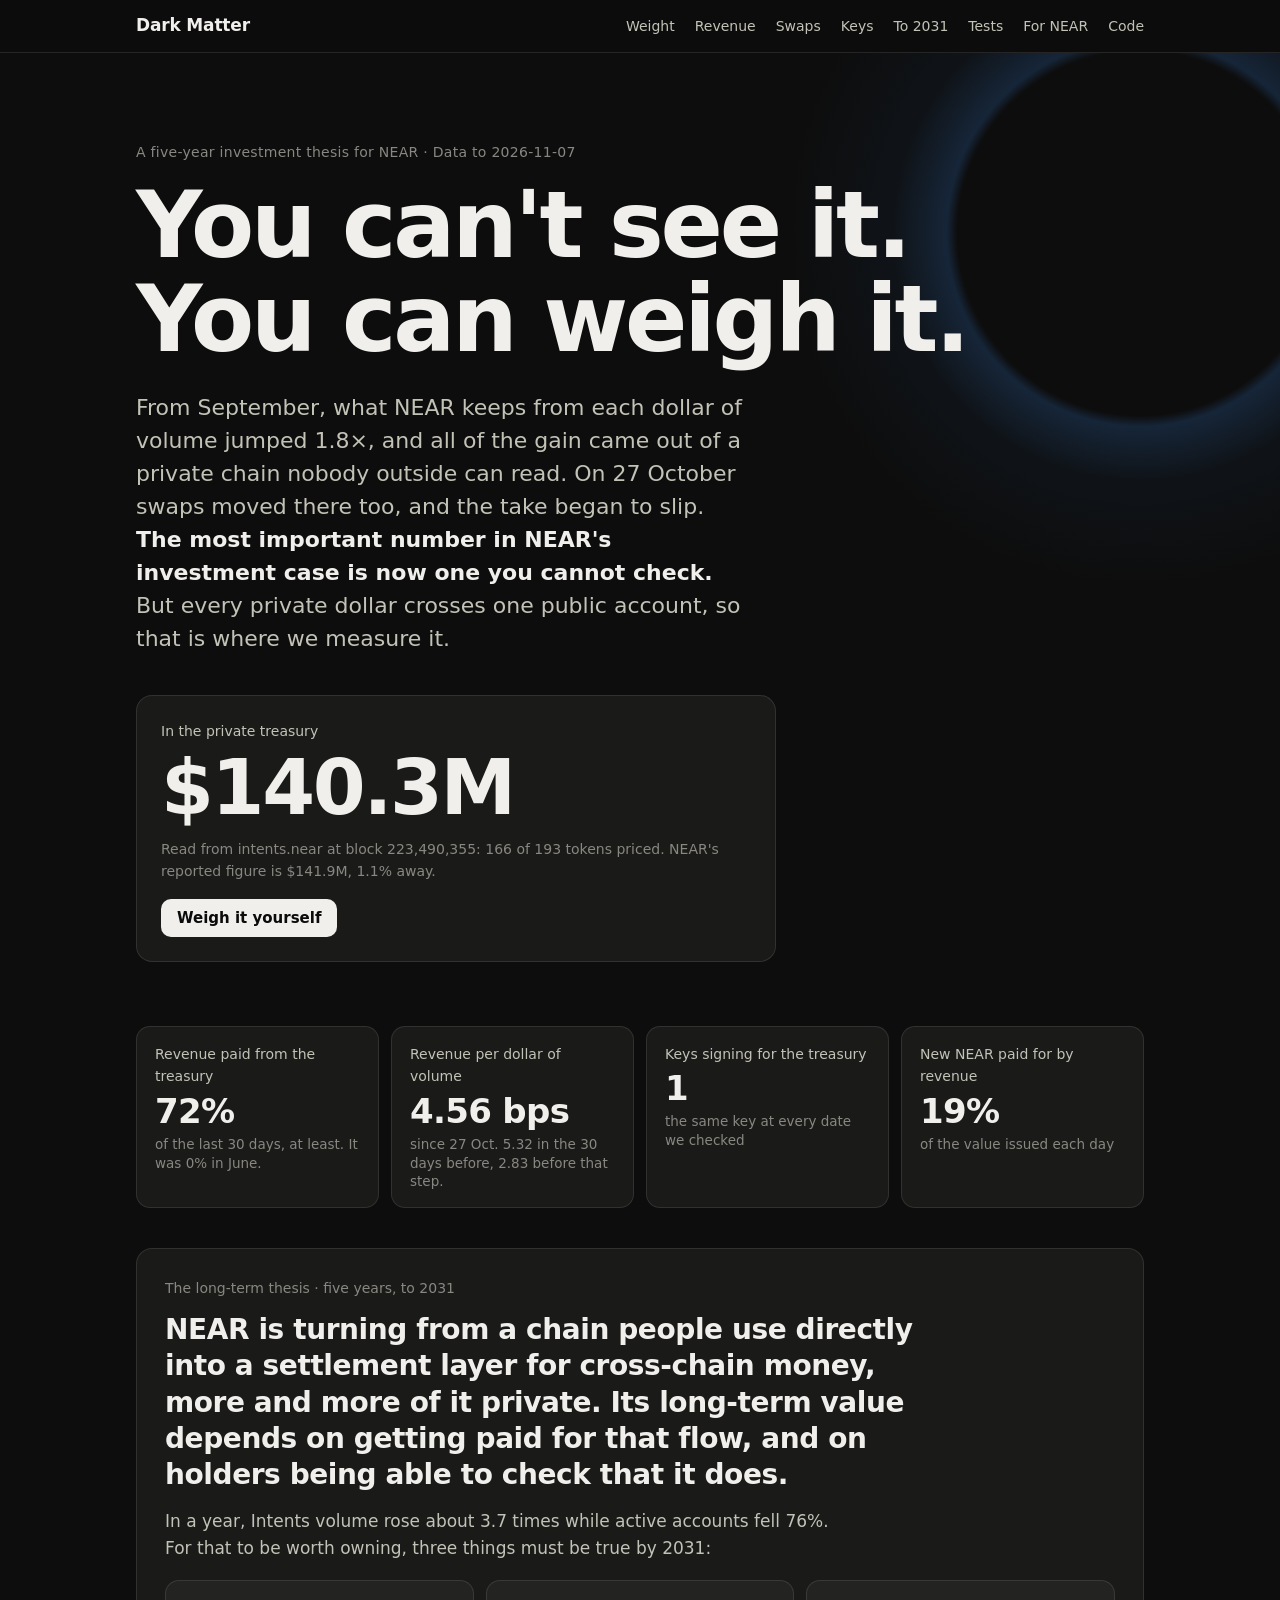
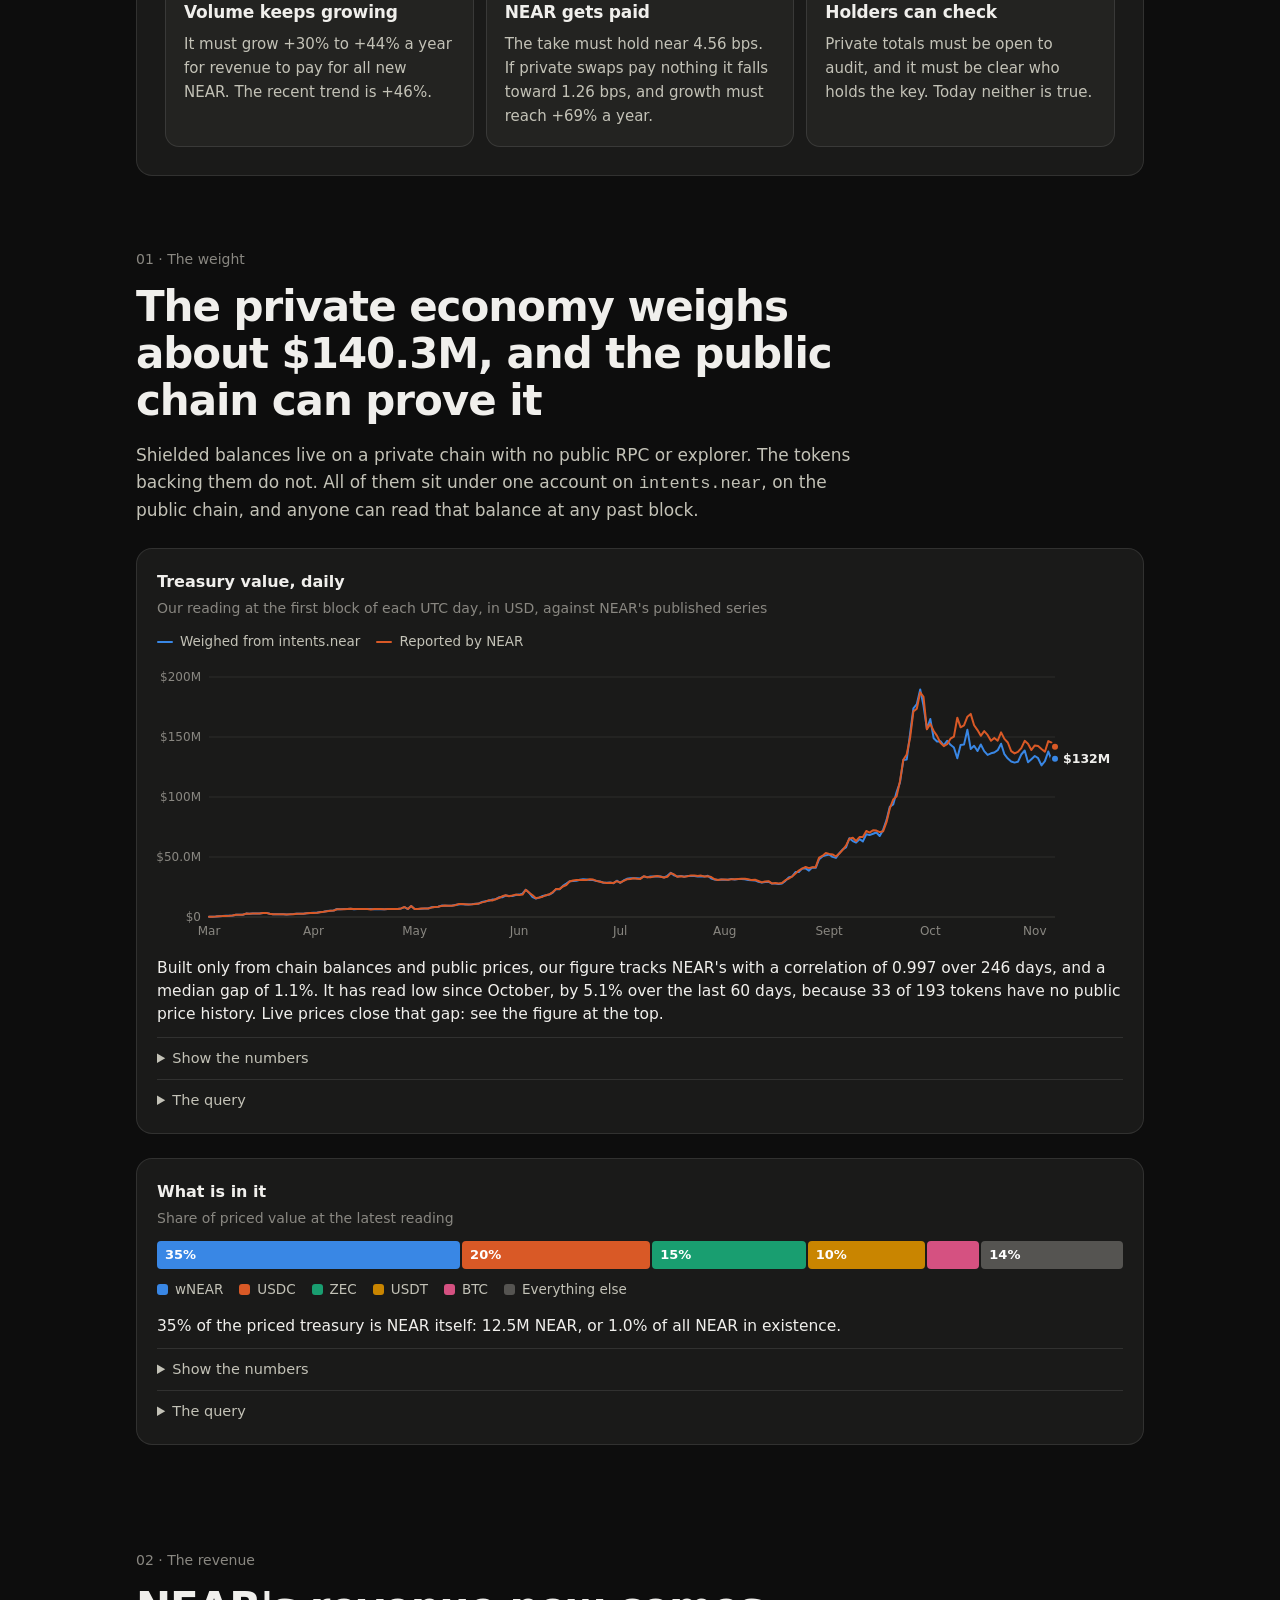
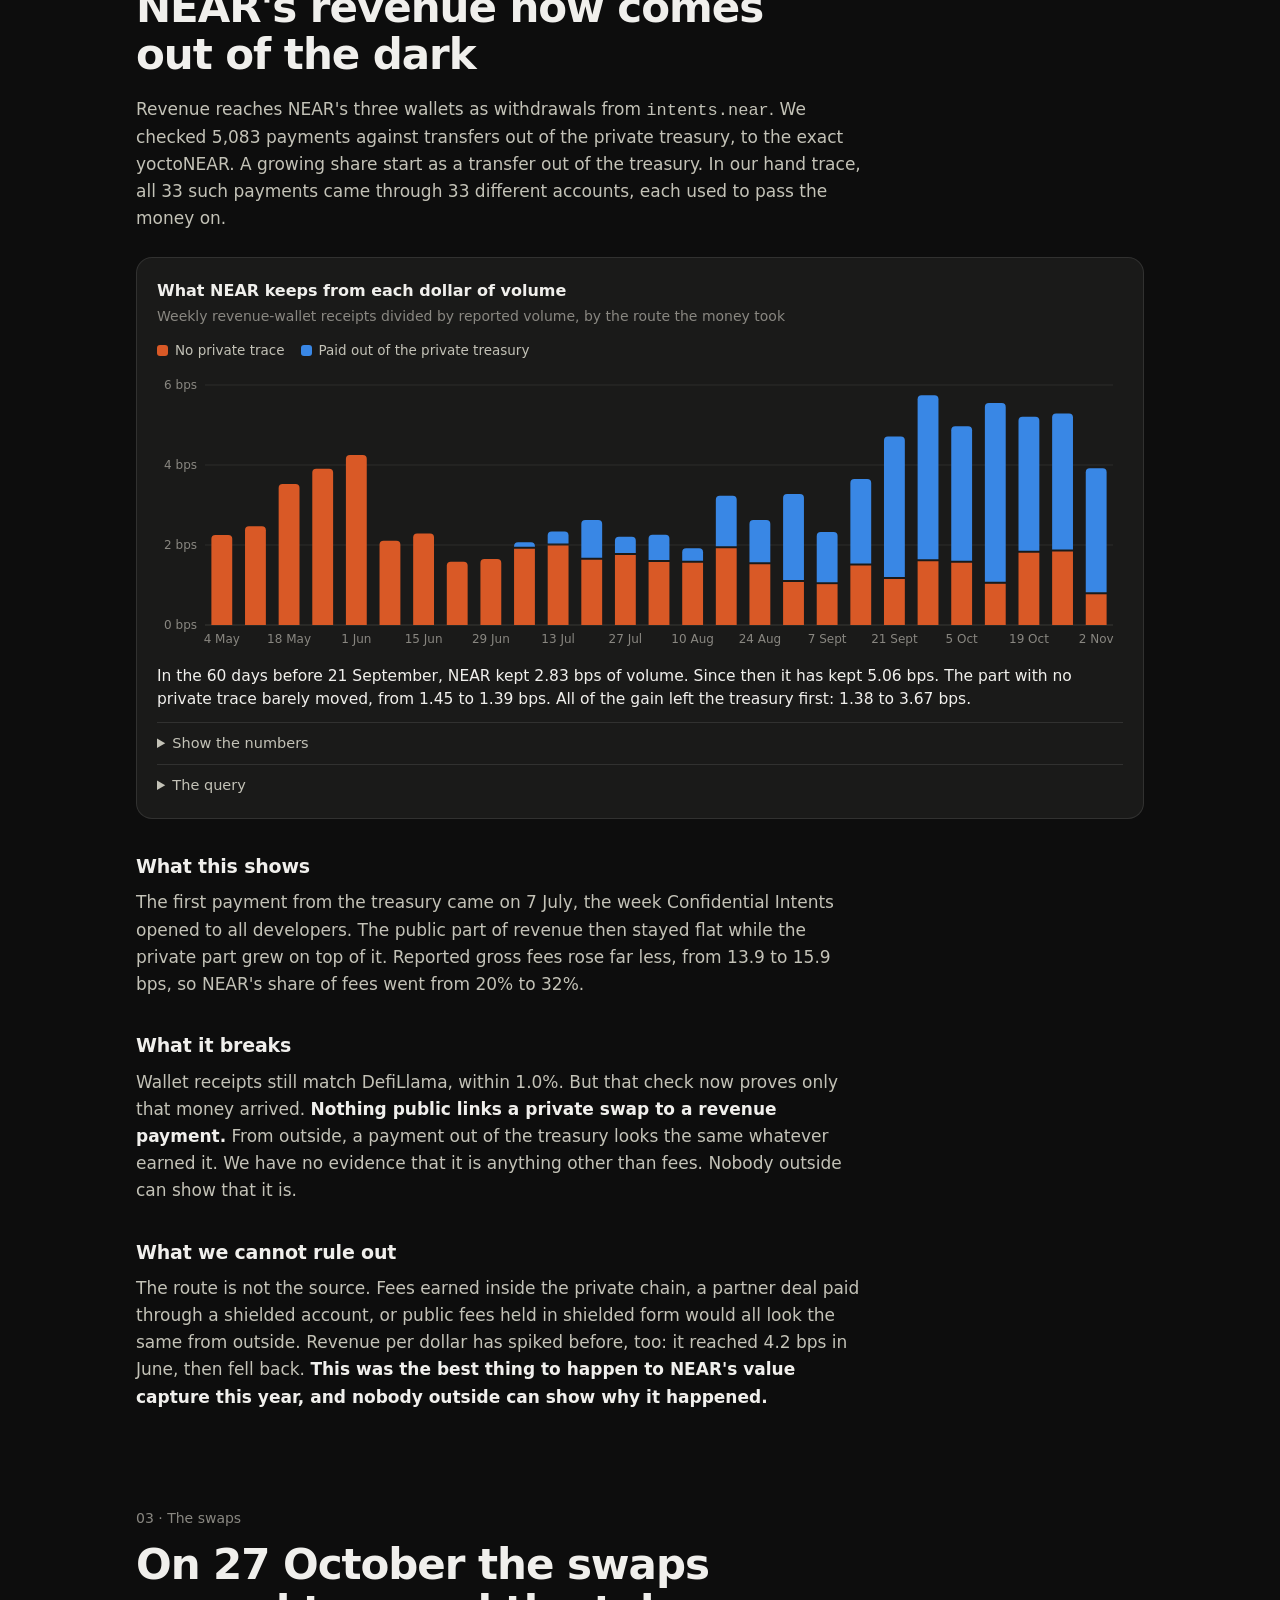
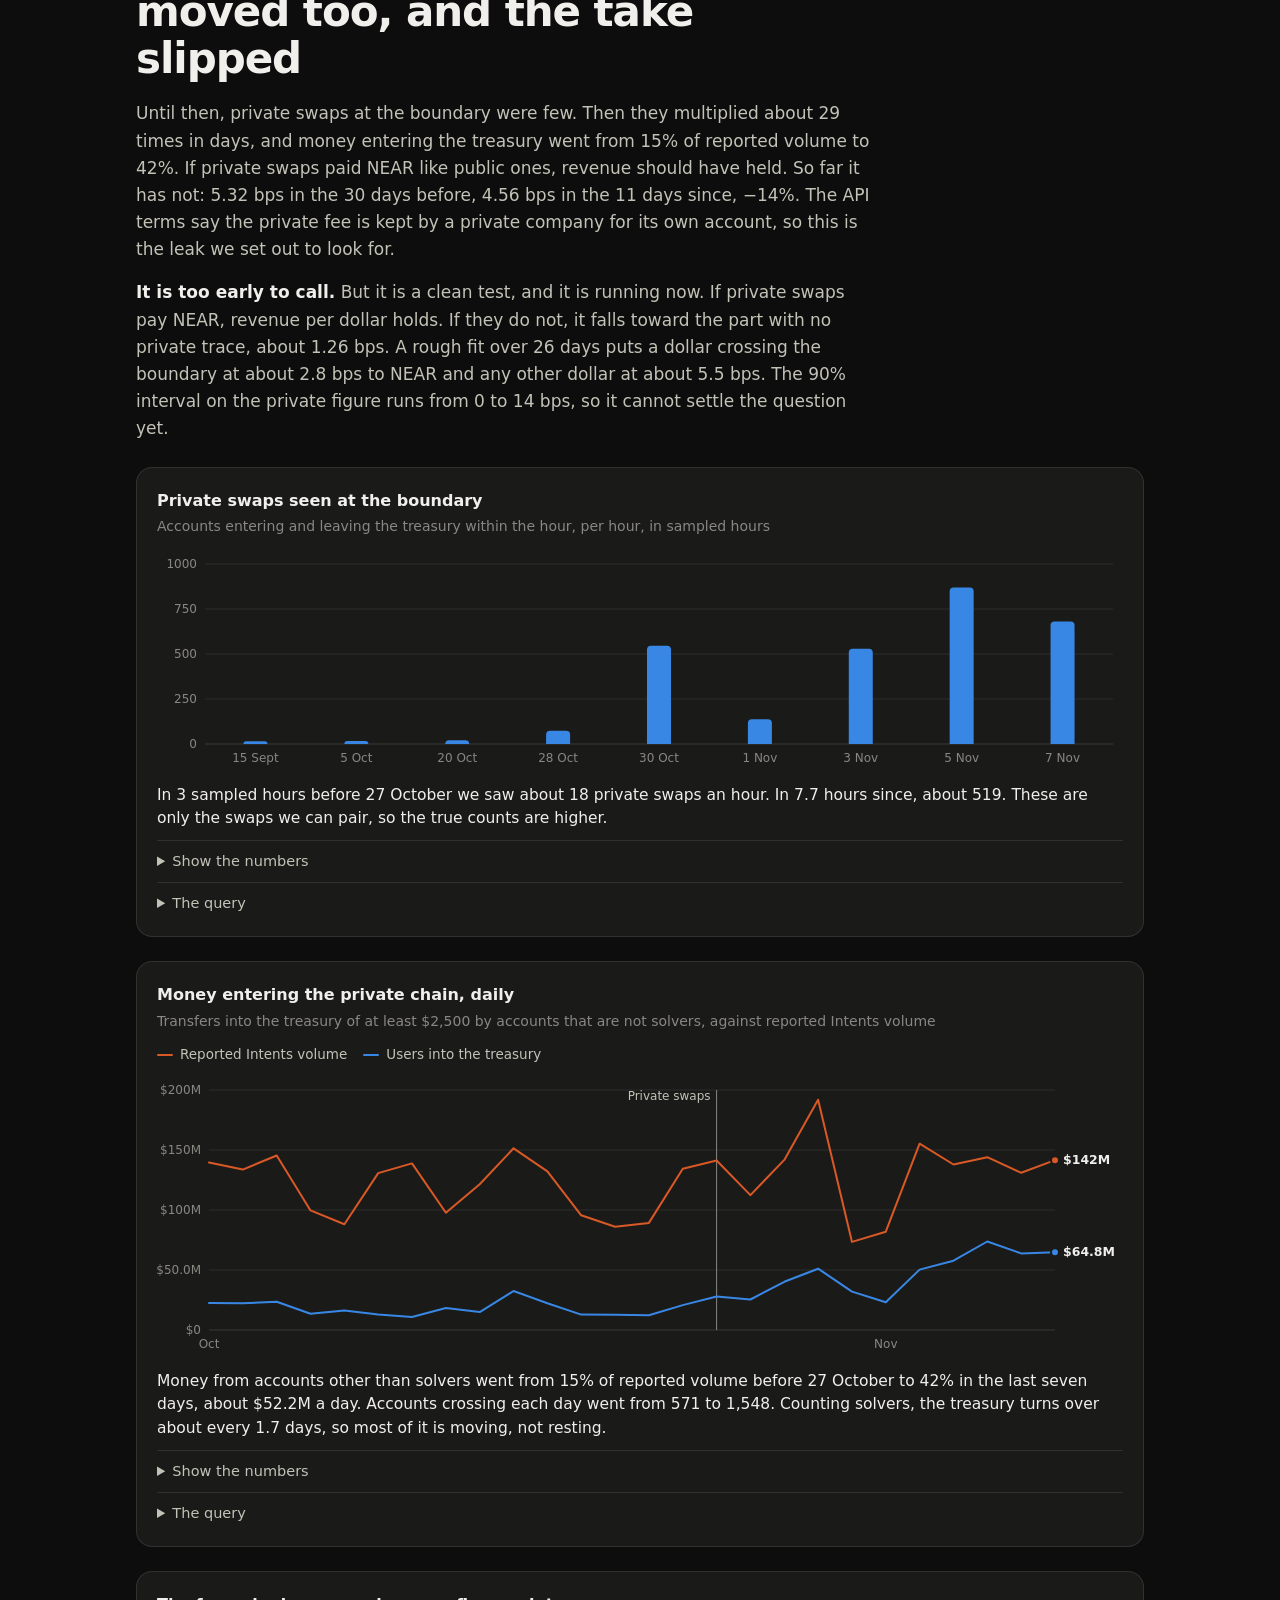
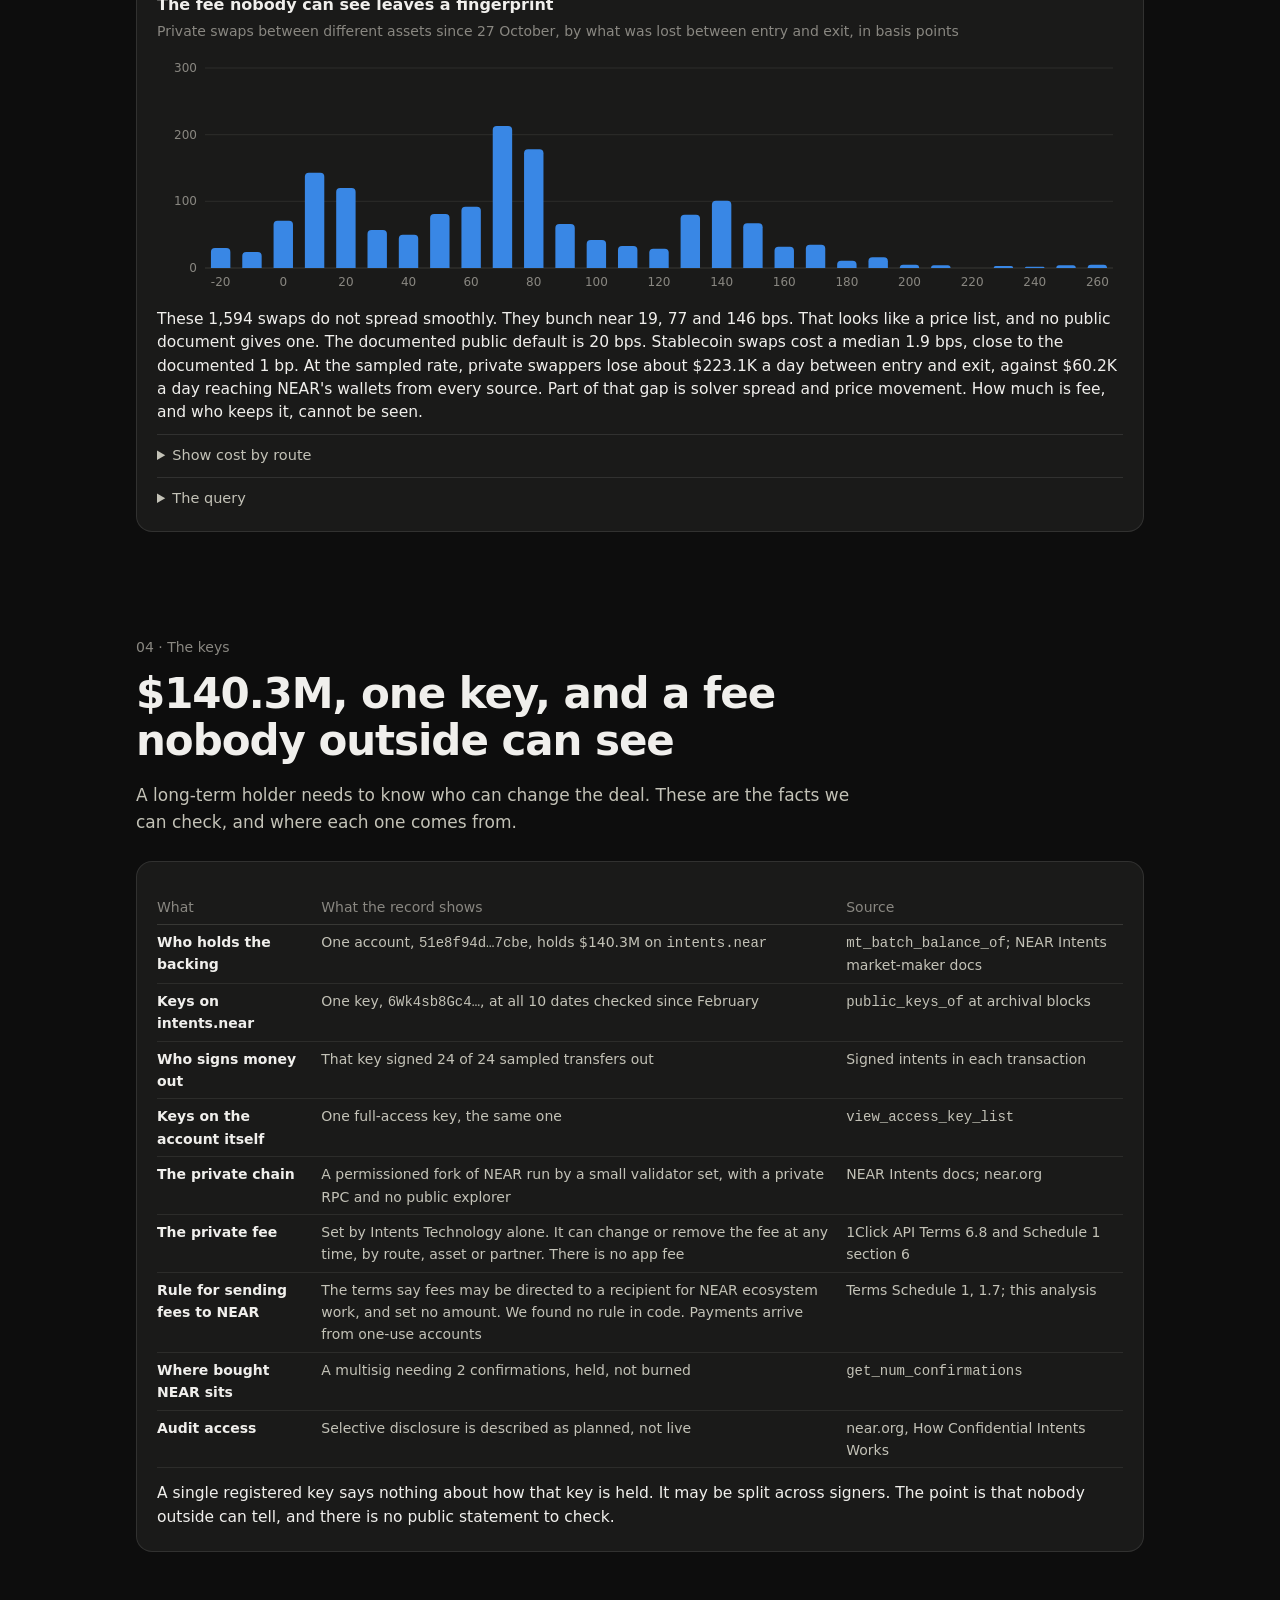
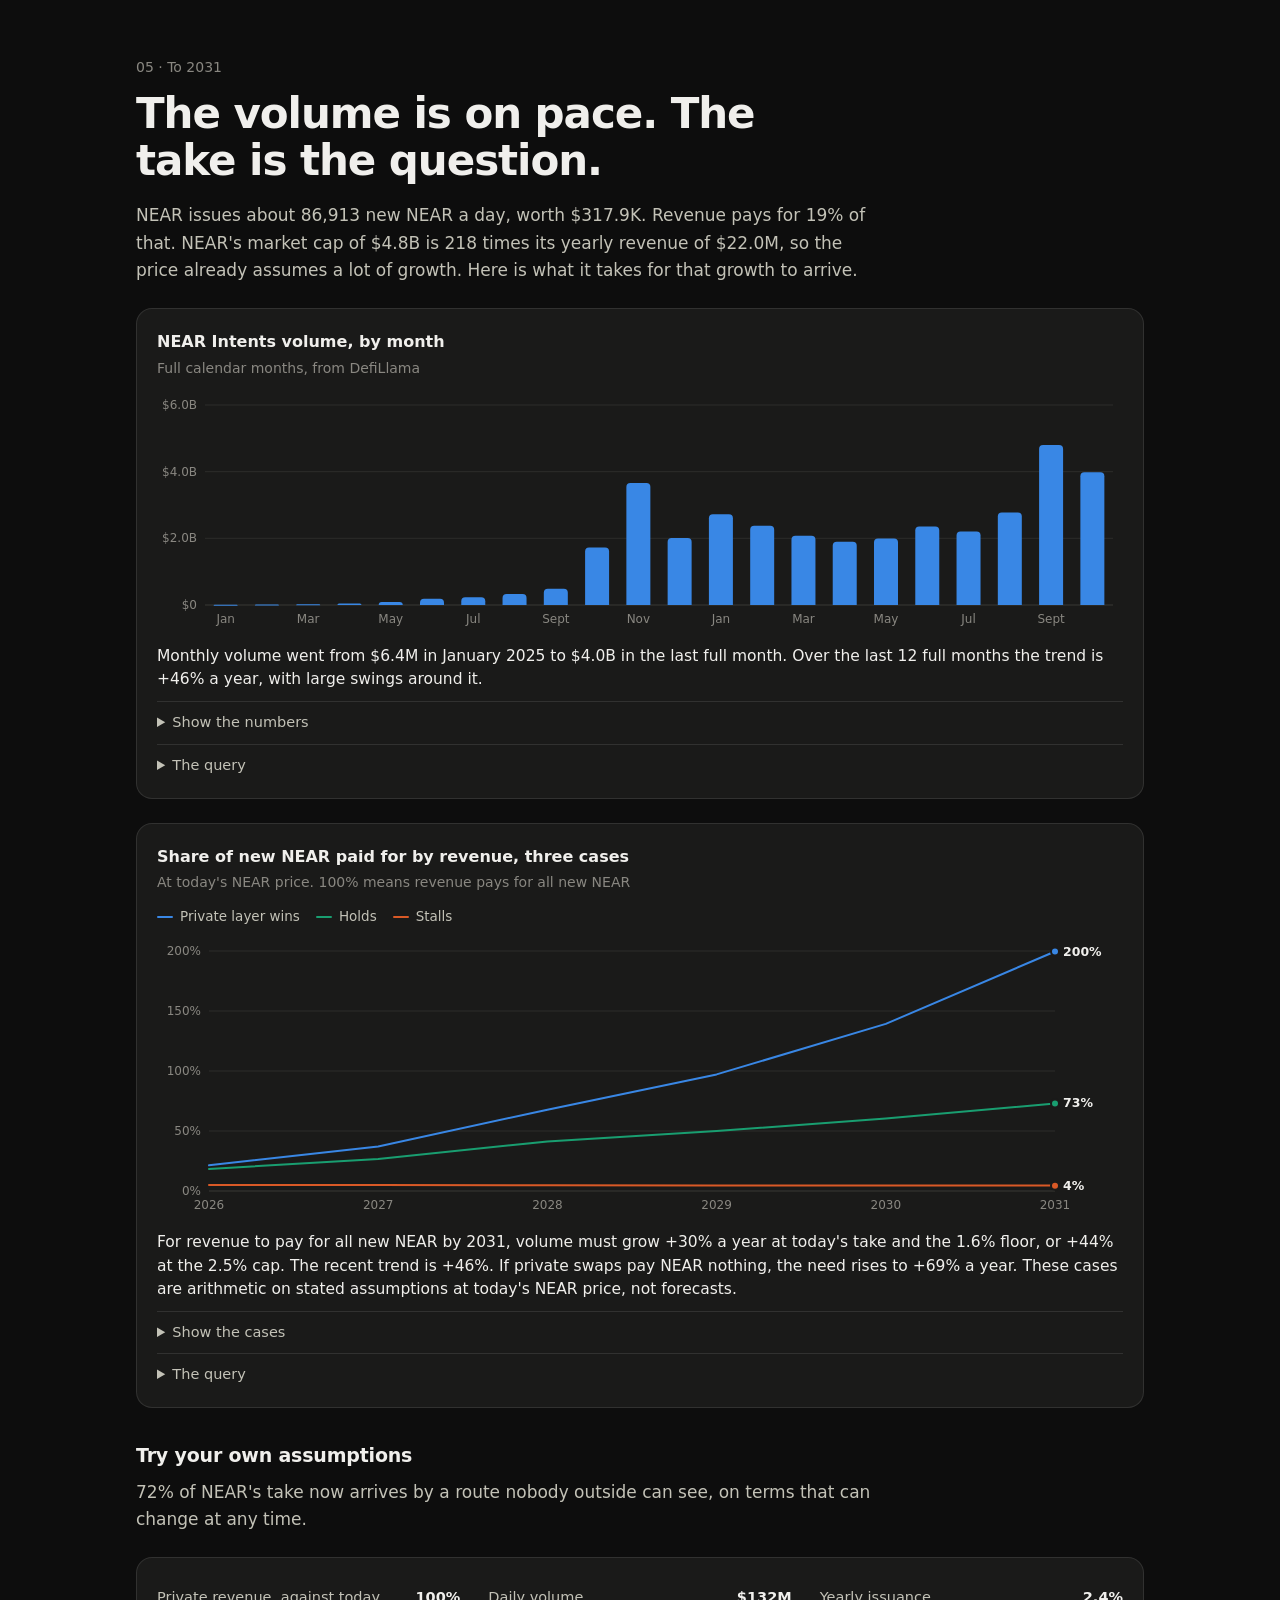
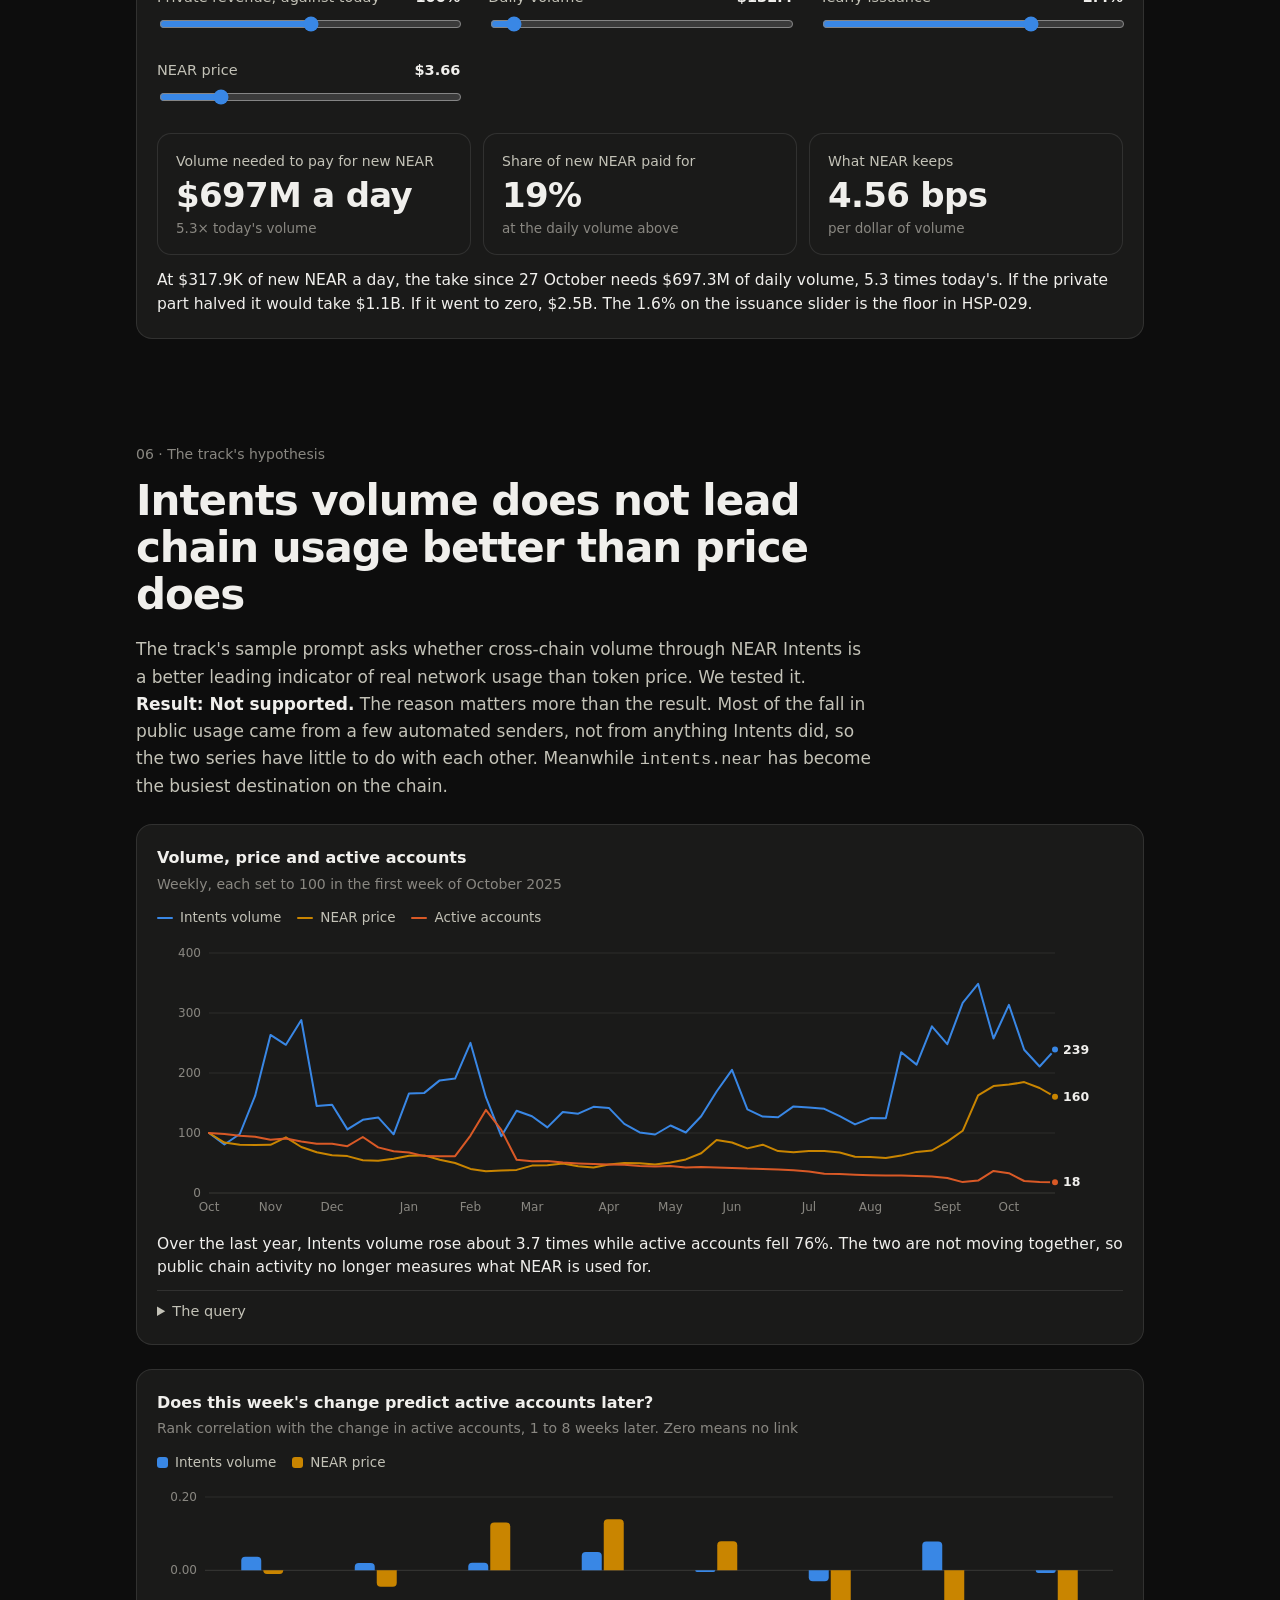
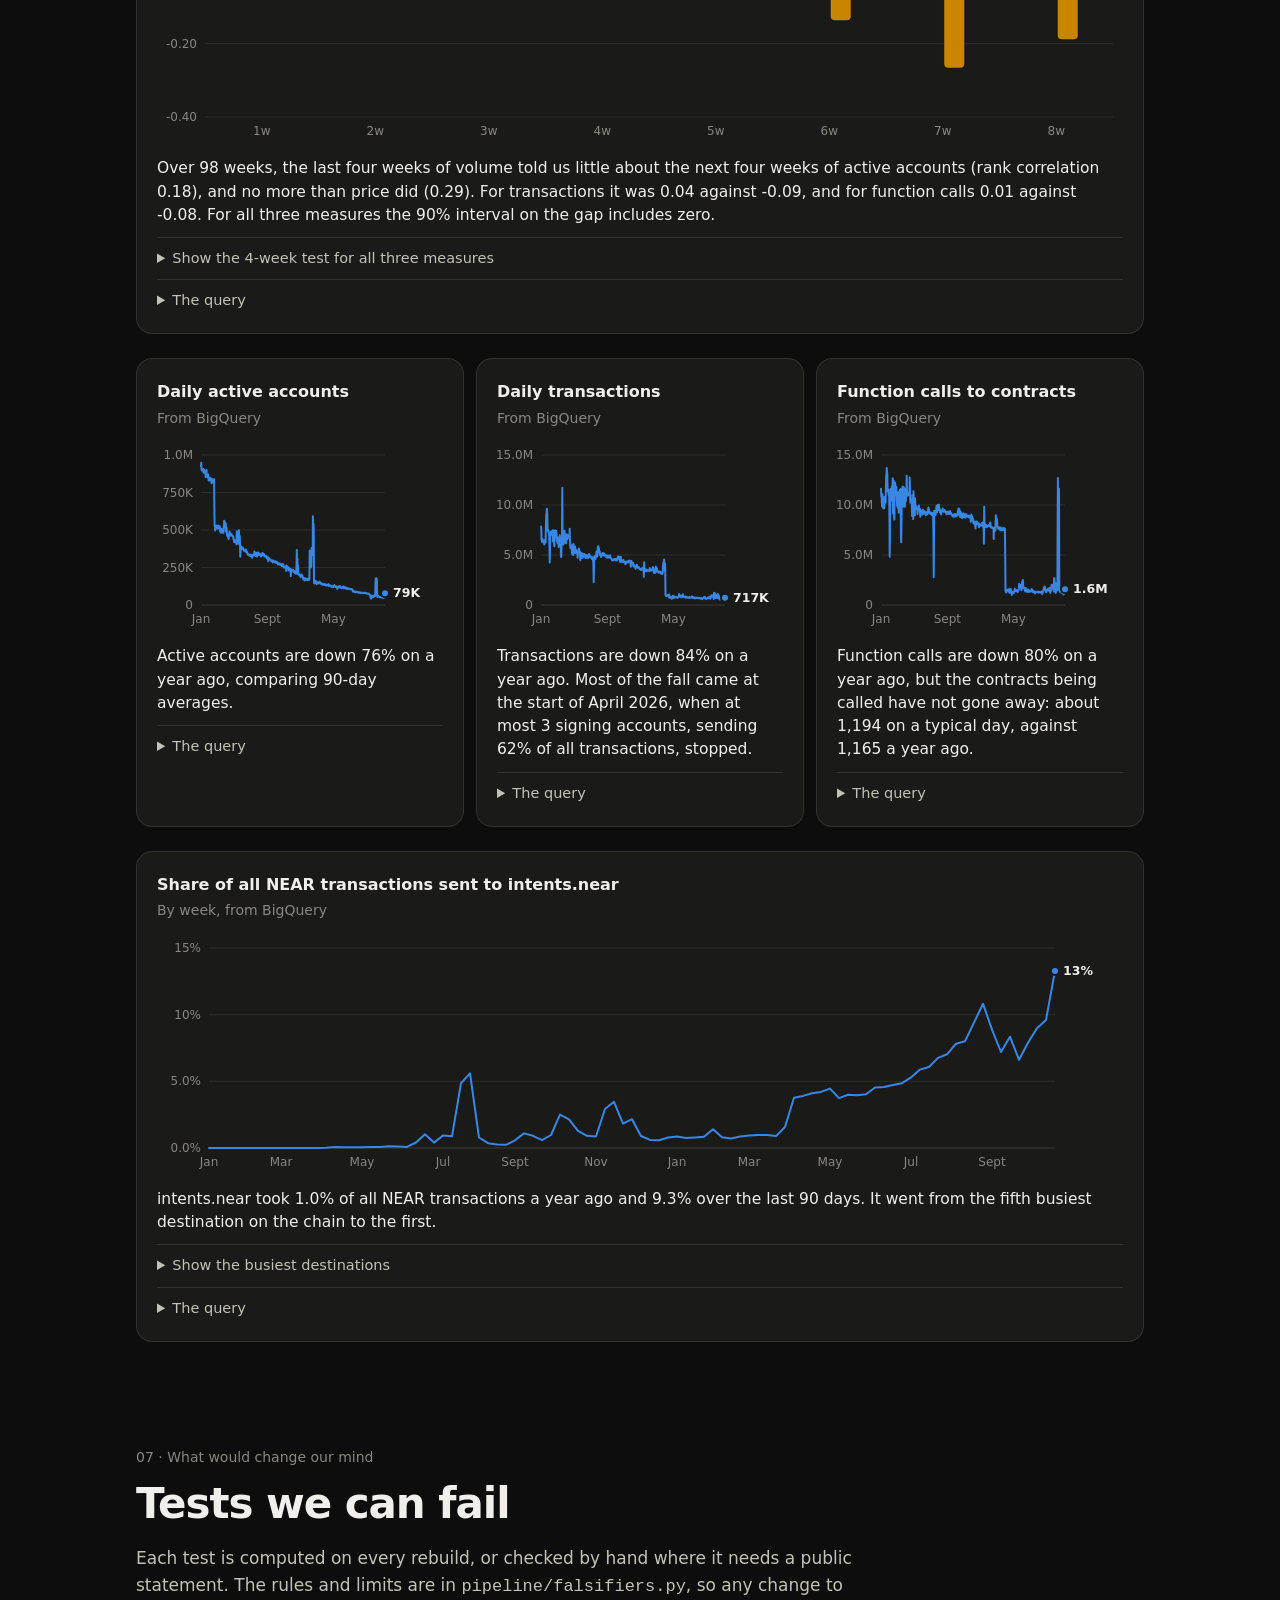
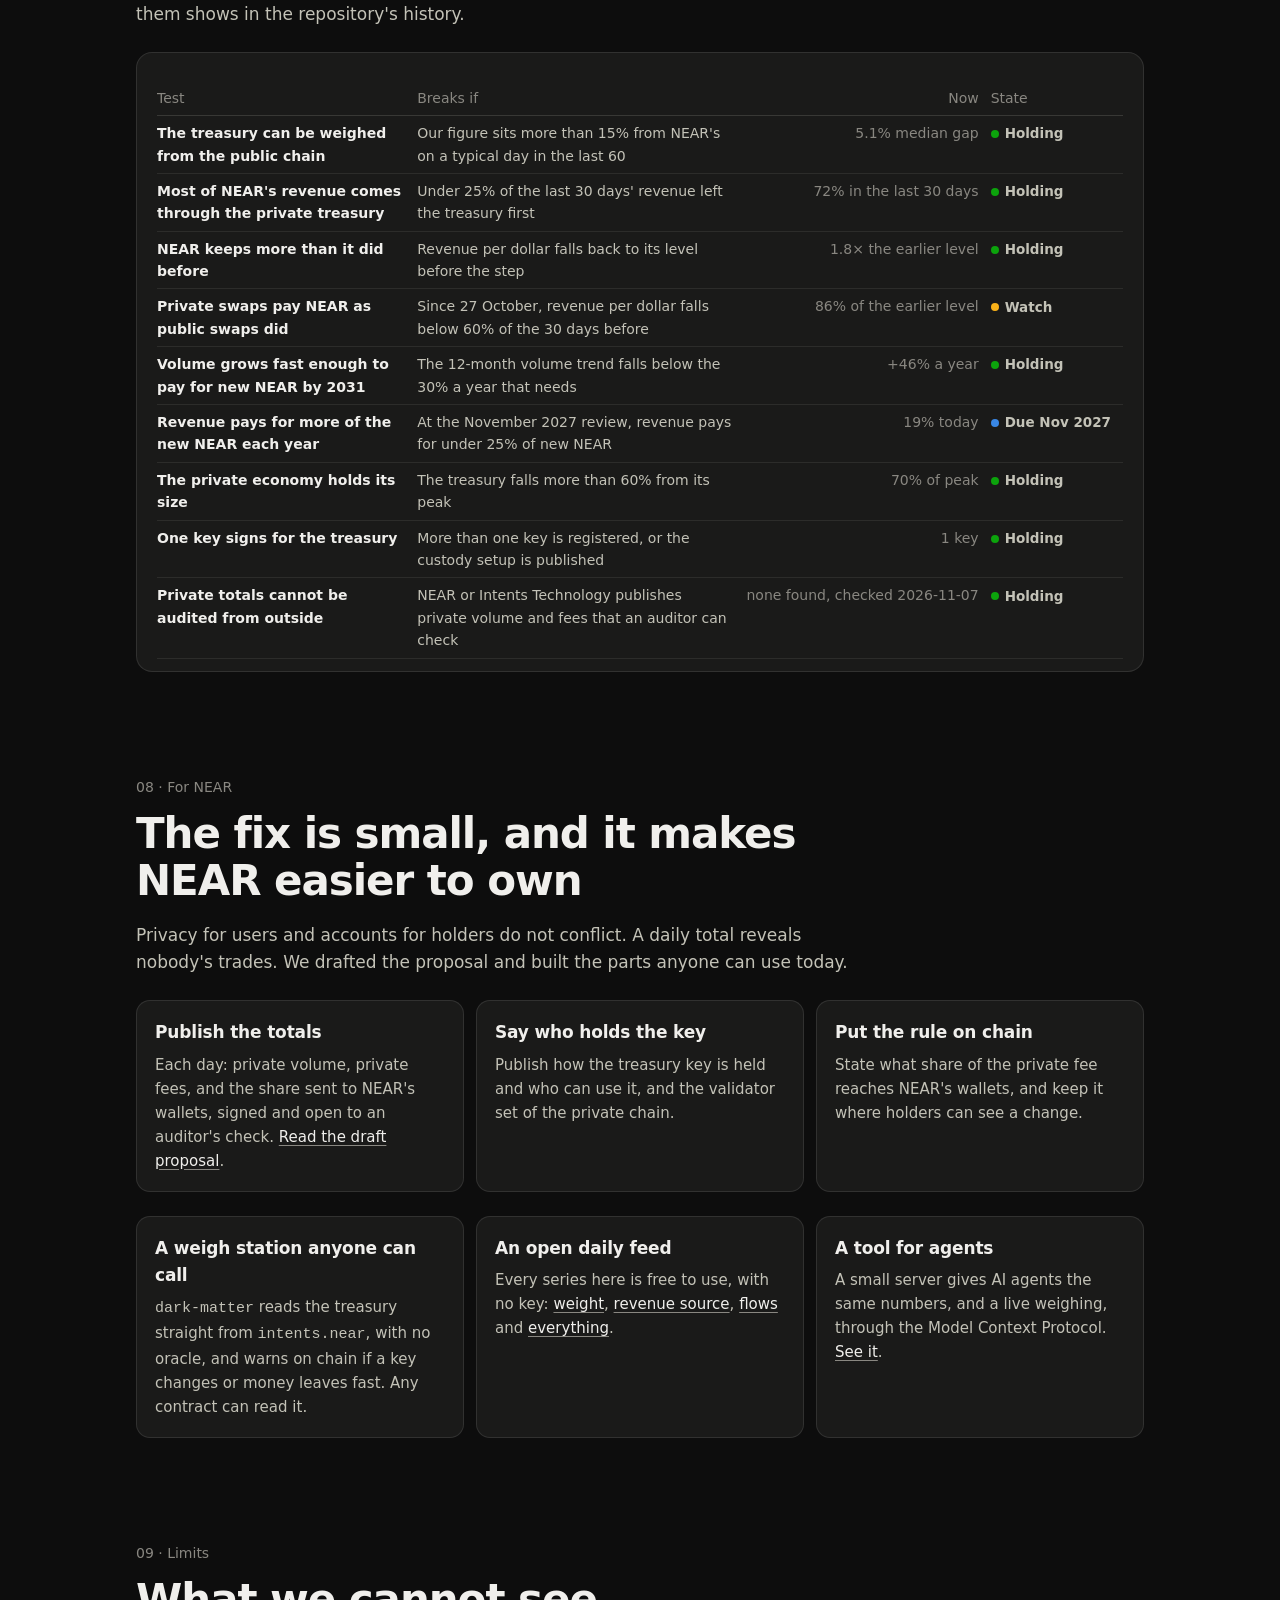
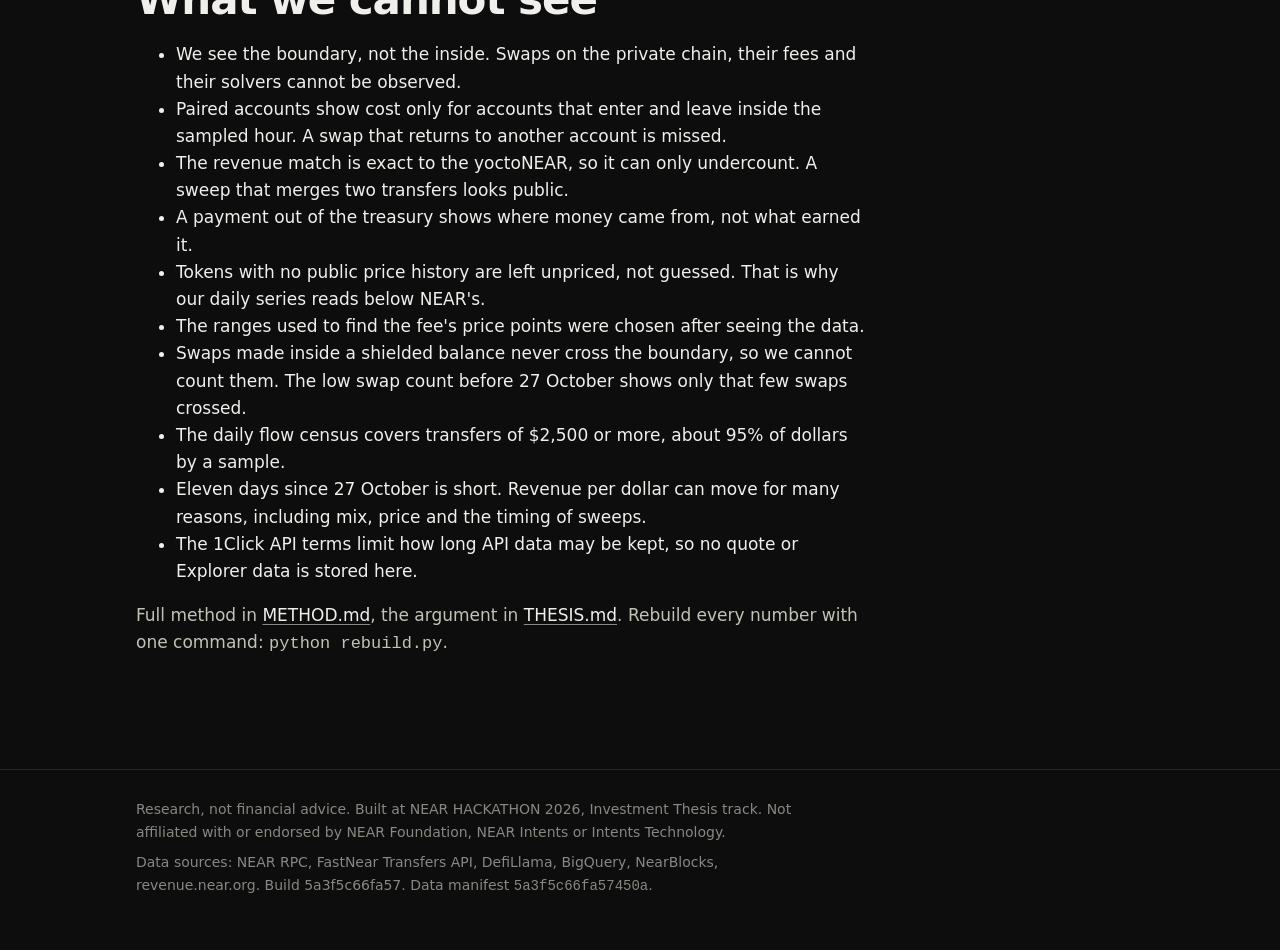
<file: site/index.html>
<!doctype html>
<html lang="en">
<head>
<meta charset="utf-8">
<meta name="viewport" content="width=device-width, initial-scale=1">
<title>Dark Matter: NEAR's private economy, weighed</title>
<meta name="description" content="A five-year investment thesis for NEAR. Most of NEAR's revenue now comes from a private chain. This measures it from the one public place it has to cross.">
<meta property="og:title" content="Dark Matter: NEAR's private economy, weighed"><meta property="og:description" content="Most of NEAR's revenue now comes through a private chain. This measures it from the one public place it has to cross."><meta property="og:image" content="https://abhirgfu.github.io/dark-matter/og.png"><meta name="twitter:card" content="summary_large_image"><meta name="twitter:image" content="https://abhirgfu.github.io/dark-matter/og.png">
<link rel="icon" href="data:image/svg+xml,%3Csvg xmlns='http://www.w3.org/2000/svg' viewBox='0 0 32 32'%3E%3Ccircle cx='16' cy='16' r='9' fill='%230d0d0d' stroke='%233987e5' stroke-width='4'/%3E%3C/svg%3E">
<style>:root {
  color-scheme: dark;
  --page: #0d0d0d;
  --surface: #1a1a19;
  --surface-2: #232321;
  --ink: #f0efec;
  --ink-2: #c3c2b7;
  --muted: #898781;
  --grid: #2c2c2a;
  --axis: #383835;
  --border: rgba(255, 255, 255, 0.1);
  --private: #3987e5;
  --public: #d95926;
  --third: #199e70;
  --fourth: #c98500;
  --good: #0ca30c;
  --warn: #fab219;
  --critical: #d03b3b;
  --sans: system-ui, -apple-system, "Segoe UI", Roboto, "Helvetica Neue", Arial, sans-serif;
  --mono: ui-monospace, SFMono-Regular, Consolas, "Liberation Mono", Menlo, monospace;
}

* { box-sizing: border-box; }
html { scroll-behavior: smooth; -webkit-text-size-adjust: 100%; }
body {
  margin: 0;
  background: var(--page);
  color: var(--ink);
  font-family: var(--sans);
  font-size: 17px;
  line-height: 1.6;
  -webkit-font-smoothing: antialiased;
}
@media (prefers-reduced-motion: reduce) { html { scroll-behavior: auto; } }

a { color: var(--ink); text-decoration-color: var(--muted); text-underline-offset: 3px; }
a:hover { text-decoration-color: var(--ink); }
:focus-visible { outline: 2px solid var(--private); outline-offset: 2px; }

.wrap { max-width: 1040px; margin: 0 auto; padding: 0 16px; }
.prose { max-width: 68ch; }

nav.top {
  position: sticky;
  top: 0;
  z-index: 5;
  background: rgba(13, 13, 13, 0.86);
  backdrop-filter: blur(10px);
  border-bottom: 1px solid var(--border);
}
nav.top .wrap { display: flex; align-items: center; justify-content: space-between; gap: 16px; height: 52px; }
.brand { font-weight: 600; letter-spacing: -0.01em; text-decoration: none; }
nav.top ul { display: flex; gap: 20px; list-style: none; margin: 0; padding: 0; font-size: 14px; color: var(--ink-2); }
nav.top li a { color: inherit; text-decoration: none; }
nav.top li a:hover { color: var(--ink); }
@media (max-width: 720px) { nav.top ul li.opt { display: none; } }

.hero { position: relative; padding: 88px 0 64px; overflow: hidden; }
.hero::before {
  content: "";
  position: absolute;
  right: -240px;
  top: -200px;
  width: 760px;
  height: 760px;
  border-radius: 50%;
  background: radial-gradient(circle, #0d0d0d 0 34%, rgba(57, 135, 229, 0.20) 36%, rgba(57, 135, 229, 0.05) 46%, transparent 66%);
  pointer-events: none;
}
.hero .wrap { position: relative; }
.eyebrow { font-size: 14px; color: var(--muted); letter-spacing: 0.02em; margin: 0 0 16px; }
h1 {
  font-size: clamp(44px, 9vw, 92px);
  line-height: 1.02;
  letter-spacing: -0.035em;
  font-weight: 650;
  margin: 0 0 24px;
}
.lede { font-size: clamp(19px, 2.4vw, 22px); line-height: 1.5; color: var(--ink-2); max-width: 44ch; margin: 0 0 40px; }
.lede strong { color: var(--ink); font-weight: 600; }

.weigh {
  background: var(--surface);
  border: 1px solid var(--border);
  border-radius: 16px;
  padding: 24px;
  max-width: 640px;
}
.weigh-label { font-size: 14px; color: var(--ink-2); margin: 0; }
.weigh-value { font-size: clamp(52px, 9vw, 76px); font-weight: 640; letter-spacing: -0.03em; line-height: 1.1; margin: 4px 0 8px; }
.weigh-note { font-size: 14px; color: var(--muted); margin: 0 0 16px; min-height: 1.5em; }
.weigh-note code, .fold code { font-family: var(--mono); font-size: 0.92em; }
button.primary {
  appearance: none;
  border: 0;
  border-radius: 10px;
  background: var(--ink);
  color: #0b0b0b;
  font: 600 15px var(--sans);
  padding: 10px 16px;
  cursor: pointer;
}
button.primary:hover { background: #fff; }
button.primary[disabled] { opacity: 0.6; cursor: wait; }
.weigh-log {
  font-family: var(--mono);
  font-size: 12.5px;
  line-height: 1.55;
  color: var(--ink-2);
  background: #111110;
  border-radius: 10px;
  padding: 12px;
  margin: 16px 0 0;
  overflow-x: auto;
  white-space: pre-wrap;
  word-break: break-all;
}
.weigh-log:empty { display: none; }

.summary { display: grid; grid-template-columns: repeat(auto-fit, minmax(220px, 1fr)); gap: 12px; margin: 0 0 8px; }
.tile { background: var(--surface); border: 1px solid var(--border); border-radius: 14px; padding: 16px 18px; }
.tile-label { font-size: 14px; color: var(--ink-2); margin: 0 0 4px; }
.tile-value { font-size: 34px; font-weight: 620; letter-spacing: -0.02em; line-height: 1.15; margin: 0 0 4px; }
.tile-sub { font-size: 13.5px; color: var(--muted); margin: 0; line-height: 1.4; }

.thesis-box { margin-top: 40px; padding: 28px 28px 8px; background: var(--surface); border: 1px solid var(--border); border-radius: 16px; scroll-margin-top: 64px; }
.thesis-lead { font-size: clamp(22px, 3vw, 28px); line-height: 1.3; letter-spacing: -0.015em; font-weight: 600; max-width: 40ch; margin: 0 0 14px; }
.thesis-sub { color: var(--ink-2); max-width: 64ch; }
.thesis-box .asks { margin: 18px 0 20px; }
.thesis-box .ask { background: var(--surface-2); }
section.finding { padding: 72px 0 8px; scroll-margin-top: 52px; }
.num { font-size: 14px; color: var(--muted); margin: 0 0 12px; }
h2 { font-size: clamp(28px, 4.4vw, 42px); line-height: 1.12; letter-spacing: -0.025em; font-weight: 640; margin: 0 0 18px; max-width: 24ch; }
h3 { font-size: 19px; margin: 32px 0 8px; letter-spacing: -0.01em; }
p { margin: 0 0 16px; }
.prose p { color: var(--ink-2); }
.prose strong { color: var(--ink); font-weight: 600; }

.card {
  background: var(--surface);
  border: 1px solid var(--border);
  border-radius: 16px;
  padding: 20px 20px 12px;
  margin: 24px 0;
}
.card-title { font-size: 16px; font-weight: 600; margin: 0 0 2px; }
.card-sub { font-size: 14px; color: var(--muted); margin: 0 0 12px; }
.says { font-size: 15.5px; color: var(--ink); margin: 14px 0 10px; line-height: 1.5; }
.grid-3 { display: grid; grid-template-columns: repeat(auto-fit, minmax(280px, 1fr)); gap: 12px; }
.grid-3 .card { margin: 0; }

.plot { width: 100%; }
.plot svg { display: block; width: 100%; }
.tick { fill: var(--muted); font: 12px var(--sans); font-variant-numeric: tabular-nums; }
.end-label { fill: var(--ink); font: 600 12.5px var(--sans); }
.grid { stroke: var(--grid); stroke-width: 1; }
.axis { stroke: var(--axis); stroke-width: 1; }
.cross { stroke: var(--muted); stroke-width: 1; }
.marker-line { stroke: var(--muted); stroke-width: 1; }
.marker-text { fill: var(--ink-2); font: 12px var(--sans); }
.mark { cursor: default; }
.mark:hover, .mark:focus { filter: brightness(1.15); outline: none; }

.legend { display: flex; flex-wrap: wrap; gap: 6px 16px; font-size: 13.5px; color: var(--ink-2); margin: 4px 0 10px; }
.legend-item { display: inline-flex; align-items: center; gap: 7px; }
.key-line { width: 16px; height: 2px; border-radius: 2px; }
.key-bar { width: 11px; height: 11px; border-radius: 3px; }

.tip {
  position: fixed;
  z-index: 20;
  display: none;
  pointer-events: none;
  background: #2a2a28;
  border: 1px solid var(--border);
  border-radius: 10px;
  padding: 8px 11px;
  font-size: 13px;
  line-height: 1.45;
  box-shadow: 0 8px 24px rgba(0, 0, 0, 0.45);
  max-width: 300px;
}
.tip-title { color: var(--ink-2); margin-bottom: 3px; }
.tip-row { display: flex; align-items: center; gap: 8px; white-space: nowrap; }
.tip-key { width: 12px; height: 2px; border-radius: 2px; flex: none; }
.tip-row strong { font-weight: 600; font-variant-numeric: tabular-nums; }
.tip-name { color: var(--ink-2); }

.bars { display: grid; gap: 7px; margin: 6px 0 4px; }
.bar-row { display: grid; grid-template-columns: minmax(90px, 200px) 1fr 76px; gap: 12px; align-items: center; font-size: 14px; }
.bar-name { color: var(--ink-2); white-space: nowrap; overflow: hidden; text-overflow: ellipsis; }
.bar-track { background: transparent; height: 14px; }
.bar-fill { height: 14px; border-radius: 0 4px 4px 0; }
.bar-value { text-align: right; font-variant-numeric: tabular-nums; }

.segmented { display: flex; gap: 2px; height: 28px; margin: 8px 0 10px; }
.segment {
  min-width: 2px;
  border-radius: 4px;
  color: #fff;
  font-size: 13px;
  font-weight: 600;
  line-height: 28px;
  padding-left: 8px;
  white-space: nowrap;
  overflow: visible;
}

details.fold { border-top: 1px solid var(--border); padding: 9px 0; font-size: 14.5px; }
details.fold summary { cursor: pointer; color: var(--ink-2); list-style-position: inside; }
details.fold summary:hover { color: var(--ink); }
details.fold pre {
  font-family: var(--mono);
  font-size: 12.5px;
  line-height: 1.55;
  background: #111110;
  border-radius: 10px;
  padding: 12px;
  overflow-x: auto;
  color: var(--ink-2);
  margin: 10px 0 4px;
}
.table-scroll { overflow-x: auto; max-height: 340px; overflow-y: auto; margin-top: 8px; }
table { border-collapse: collapse; width: 100%; font-size: 14px; }
th { text-align: left; color: var(--muted); font-weight: 500; padding: 6px 12px 6px 0; border-bottom: 1px solid var(--axis); position: sticky; top: 0; background: var(--surface); }
td { padding: 6px 12px 6px 0; border-bottom: 1px solid var(--grid); color: var(--ink-2); vertical-align: top; }
td.num, th.num { text-align: right; font-variant-numeric: tabular-nums; white-space: nowrap; }
td strong { color: var(--ink); font-weight: 600; }

.controls { display: grid; grid-template-columns: repeat(auto-fit, minmax(240px, 1fr)); gap: 18px 28px; margin: 8px 0 20px; }
.control label { display: flex; justify-content: space-between; gap: 12px; font-size: 14.5px; color: var(--ink-2); margin-bottom: 4px; }
.control output { color: var(--ink); font-weight: 600; font-variant-numeric: tabular-nums; }
input[type="range"] { width: 100%; accent-color: var(--private); }

.status { display: inline-flex; align-items: center; gap: 6px; font-size: 13.5px; font-weight: 600; white-space: nowrap; }
.status::before { content: ""; width: 8px; height: 8px; border-radius: 50%; background: var(--muted); }
.status.holding::before { background: var(--good); }
.status.watch::before { background: var(--warn); }
.status.broken::before { background: var(--critical); }
.status.unknown::before { background: var(--muted); }
.status.pending::before { background: var(--private); }

.asks { display: grid; grid-template-columns: repeat(auto-fit, minmax(260px, 1fr)); gap: 12px; margin: 24px 0; }
.ask { background: var(--surface); border: 1px solid var(--border); border-radius: 14px; padding: 18px; }
.ask h3 { margin: 0 0 6px; font-size: 17px; }
.ask p { font-size: 15px; color: var(--ink-2); margin: 0; }

footer { margin-top: 88px; border-top: 1px solid var(--border); padding: 28px 0 56px; font-size: 14px; color: var(--muted); }
footer a { color: var(--ink-2); }
footer p { margin: 0 0 8px; max-width: 76ch; }
</style>
</head>
<body>
<nav class="top" aria-label="Sections">
  <div class="wrap">
    <a class="brand" href="#top">Dark Matter</a>
    <ul>
      <li class="opt"><a href="#weight">Weight</a></li>
      <li class="opt"><a href="#revenue">Revenue</a></li>
      <li class="opt"><a href="#flow">Swaps</a></li>
      <li class="opt"><a href="#keys">Keys</a></li>
      <li class="opt"><a href="#model">To 2031</a></li>
      <li class="opt"><a href="#tests">Tests</a></li>
      <li><a href="#for-near">For NEAR</a></li>
      <li><a href="https://github.com/abhirgfu/dark-matter">Code</a></li>
    </ul>
  </div>
</nav>

<header class="hero" id="top">
  <div class="wrap">
    <p class="eyebrow">A five-year investment thesis for NEAR · Data to 2026-11-07</p>
    <h1>You can't see it.<br>You can weigh it.</h1>
    <p class="lede">From September, what NEAR keeps from each dollar of volume jumped 1.8×, and all of the gain came out of a private chain nobody outside can read. On 27 October swaps moved there too, and the take began to slip. <strong>The most important number in NEAR's investment case is now one you cannot check.</strong> But every private dollar crosses one public account, so that is where we measure it.</p>
    <div class="weigh">
      <p class="weigh-label">In the private treasury</p>
      <p class="weigh-value" id="weigh-value">$140.3M</p>
      <p class="weigh-note" id="weigh-note">Read from intents.near at block 223,490,355: 166 of 193 tokens priced. NEAR's reported figure is $141.9M, 1.1% away.</p>
      <button class="primary" id="weigh-button" type="button">Weigh it yourself</button>
      <pre class="weigh-log" id="weigh-log" aria-live="polite"></pre>
    </div>
  </div>
</header>

<main class="wrap">
  <div class="summary" aria-label="Summary">
    <div class="tile"><p class="tile-label">Revenue paid from the treasury</p><p class="tile-value">72%</p><p class="tile-sub">of the last 30 days, at least. It was 0% in June.</p></div>
    <div class="tile"><p class="tile-label">Revenue per dollar of volume</p><p class="tile-value">4.56 bps</p><p class="tile-sub">since 27 Oct. 5.32 in the 30 days before, 2.83 before that step.</p></div>
    <div class="tile"><p class="tile-label">Keys signing for the treasury</p><p class="tile-value">1</p><p class="tile-sub">the same key at every date we checked</p></div>
    <div class="tile"><p class="tile-label">New NEAR paid for by revenue</p><p class="tile-value">19%</p><p class="tile-sub">of the value issued each day</p></div>
  </div>

  <section class="thesis-box" id="thesis" aria-label="The long-term thesis">
    <p class="num">The long-term thesis · five years, to 2031</p>
    <p class="thesis-lead">NEAR is turning from a chain people use directly into a settlement layer for cross-chain money, more and more of it private. Its long-term value depends on getting paid for that flow, and on holders being able to check that it does.</p>
    <p class="thesis-sub">In a year, Intents volume rose about 3.7 times while active accounts fell 76%. For that to be worth owning, three things must be true by 2031:</p>
    <div class="asks">
      <div class="ask"><h3>Volume keeps growing</h3><p>It must grow +30% to +44% a year for revenue to pay for all new NEAR. The recent trend is +46%.</p></div>
      <div class="ask"><h3>NEAR gets paid</h3><p>The take must hold near 4.56 bps. If private swaps pay nothing it falls toward 1.26 bps, and growth must reach +69% a year.</p></div>
      <div class="ask"><h3>Holders can check</h3><p>Private totals must be open to audit, and it must be clear who holds the key. Today neither is true.</p></div>
    </div>
  </section>

  <section class="finding" id="weight">
    <p class="num">01 · The weight</p>
    <h2>The private economy weighs about $140.3M, and the public chain can prove it</h2>
    <div class="prose">
      <p>Shielded balances live on a private chain with no public RPC or explorer. The tokens backing them do not. All of them sit under one account on <code>intents.near</code>, on the public chain, and anyone can read that balance at any past block.</p>
    </div>
    <div class="card">
      <p class="card-title">Treasury value, daily</p>
      <p class="card-sub">Our reading at the first block of each UTC day, in USD, against NEAR's published series</p>
      <div id="chart-weight"></div>
      <p class="says">Built only from chain balances and public prices, our figure tracks NEAR's with a correlation of 0.997 over 246 days, and a median gap of 1.1%. It has read low since October, by 5.1% over the last 60 days, because 33 of 193 tokens have no public price history. Live prices close that gap: see the figure at the top.</p>
      <div id="table-weight"></div>
      <details class="fold"><summary>The query</summary><pre>POST https://archival-rpc.mainnet.fastnear.com
{&quot;method&quot;:&quot;query&quot;,&quot;params&quot;:{&quot;request_type&quot;:&quot;call_function&quot;,&quot;block_id&quot;:&lt;first block of the day&gt;,
 &quot;account_id&quot;:&quot;intents.near&quot;,&quot;method_name&quot;:&quot;mt_tokens_for_owner&quot;,
 &quot;args_base64&quot;:&lt;{&quot;account_id&quot;:&quot;51e8f94d...7cbe&quot;}&gt;}}

then mt_batch_balance_of for those tokens at the same block.
Value = sum(balance / 10^decimals * DefiLlama daily price).
Code: pipeline/fetch_treasury.py, pipeline/metrics.py value_treasury</pre></details>
    </div>
    <div class="card">
      <p class="card-title">What is in it</p>
      <p class="card-sub">Share of priced value at the latest reading</p>
      <div id="chart-mix"></div>
      <p class="says">35% of the priced treasury is NEAR itself: 12.5M NEAR, or 1.0% of all NEAR in existence.</p>
      <div id="table-mix"></div>
      <details class="fold"><summary>The query</summary><pre>The same balances as the chart above, at the latest reading, valued at that day&#x27;s
DefiLlama price and grouped by token symbol.
Code: pipeline/metrics.py value_treasury, pipeline/analyze.py weigh</pre></details>
    </div>
  </section>

  <section class="finding" id="revenue">
    <p class="num">02 · The revenue</p>
    <h2>NEAR's revenue now comes out of the dark</h2>
    <div class="prose">
      <p>Revenue reaches NEAR's three wallets as withdrawals from <code>intents.near</code>. We checked 5,083 payments against transfers out of the private treasury, to the exact yoctoNEAR. A growing share start as a transfer out of the treasury. In our hand trace, all 33 such payments came through 33 different accounts, each used to pass the money on.</p>
    </div>
    <div class="card">
      <p class="card-title">What NEAR keeps from each dollar of volume</p>
      <p class="card-sub">Weekly revenue-wallet receipts divided by reported volume, by the route the money took</p>
      <div id="chart-provenance"></div>
      <p class="says">In the 60 days before 21 September, NEAR kept 2.83 bps of volume. Since then it has kept 5.06 bps. The part with no private trace barely moved, from 1.45 to 1.39 bps. All of the gain left the treasury first: 1.38 to 3.67 bps.</p>
      <div id="table-provenance"></div>
      <details class="fold"><summary>The query</summary><pre>1. Payments: every native NEAR transfer from intents.near into
   buybacks.multisignature.near, fefundsadmin.sputnik-dao.near, 1csfundsadmin.sputnik-dao.near
   POST https://transfers.main.fastnear.com/v0/transfers
   {&quot;account_id&quot;:&lt;wallet&gt;,&quot;direction&quot;:&quot;receiver&quot;}

2. Treasury outflows: every wNEAR transfer out of the treasury
   {&quot;account_id&quot;:&quot;51e8f94d...7cbe&quot;,&quot;direction&quot;:&quot;sender&quot;,
    &quot;asset_id&quot;:&quot;nep245:intents.near:nep141:wrap.near&quot;}

3. A payment is private when an outflow of exactly the same yoctoNEAR left the treasury in the
   six hours before it. Each outflow can explain one payment.

4. Volume: https://api.llama.fi/summary/dexs/near-intents
   bps = weekly receipts / weekly volume * 10,000

Code: pipeline/metrics.py match_payments, pipeline/analyze.py revenue</pre></details>
    </div>
    <div class="prose">
      <h3>What this shows</h3>
      <p>The first payment from the treasury came on 7 July, the week Confidential Intents opened to all developers. The public part of revenue then stayed flat while the private part grew on top of it. Reported gross fees rose far less, from 13.9 to 15.9 bps, so NEAR's share of fees went from 20% to 32%.</p>
      <h3>What it breaks</h3>
      <p>Wallet receipts still match DefiLlama, within 1.0%. But that check now proves only that money arrived. <strong>Nothing public links a private swap to a revenue payment.</strong> From outside, a payment out of the treasury looks the same whatever earned it. We have no evidence that it is anything other than fees. Nobody outside can show that it is.</p>
      <h3>What we cannot rule out</h3>
      <p>The route is not the source. Fees earned inside the private chain, a partner deal paid through a shielded account, or public fees held in shielded form would all look the same from outside. Revenue per dollar has spiked before, too: it reached 4.2 bps in June, then fell back. <strong>This was the best thing to happen to NEAR's value capture this year, and nobody outside can show why it happened.</strong></p>
    </div>
  </section>
  <section class="finding" id="flow">
    <p class="num">03 · The swaps</p>
    <h2>On 27 October the swaps moved too, and the take slipped</h2>
    <div class="prose">
      <p>Until then, private swaps at the boundary were few. Then they multiplied about 29 times in days, and money entering the treasury went from 15% of reported volume to 42%. If private swaps paid NEAR like public ones, revenue should have held. So far it has not: 5.32 bps in the 30 days before, 4.56 bps in the 11 days since, −14%. The API terms say the private fee is kept by a private company for its own account, so this is the leak we set out to look for.</p>
      <p><strong>It is too early to call.</strong> But it is a clean test, and it is running now. If private swaps pay NEAR, revenue per dollar holds. If they do not, it falls toward the part with no private trace, about 1.26 bps. A rough fit over 26 days puts a dollar crossing the boundary at about 2.8 bps to NEAR and any other dollar at about 5.5 bps. The 90% interval on the private figure runs from 0 to 14 bps, so it cannot settle the question yet.</p>
    </div>
    <div class="card">
      <p class="card-title">Private swaps seen at the boundary</p>
      <p class="card-sub">Accounts entering and leaving the treasury within the hour, per hour, in sampled hours</p>
      <div id="chart-swaps"></div>
      <p class="says">In 3 sampled hours before 27 October we saw about 18 private swaps an hour. In 7.7 hours since, about 519. These are only the swaps we can pair, so the true counts are higher.</p>
      <div id="table-swaps"></div>
      <details class="fold"><summary>The query</summary><pre>Every transfer of any size, both ways, for one random hour on sample days.
A swap is an account that is not a solver, with exactly one transfer in and one out, inside the hour.
Swaps an hour = pairs found / hours sampled.
Code: pipeline/fetch_flows.py windows, pipeline/metrics.py pair_accounts</pre></details>
    </div>
    <div class="card" id="flows-card">
      <p class="card-title">Money entering the private chain, daily</p>
      <p class="card-sub">Transfers into the treasury of at least $2,500 by accounts that are not solvers, against reported Intents volume</p>
      <div id="chart-flows"></div>
      <p class="says">Money from accounts other than solvers went from 15% of reported volume before 27 October to 42% in the last seven days, about $52.2M a day. Accounts crossing each day went from 571 to 1,548. Counting solvers, the treasury turns over about every 1.7 days, so most of it is moving, not resting.</p>
      <div id="table-flows"></div>
      <details class="fold"><summary>The query</summary><pre>POST https://transfers.main.fastnear.com/v0/transfers
{&quot;account_id&quot;:&quot;51e8f94d...7cbe&quot;,&quot;direction&quot;:&quot;receiver&quot;,&quot;min_usd_amount&quot;:2500,
 &quot;from_timestamp_ms&quot;:&lt;day start&gt;,&quot;to_timestamp_ms&quot;:&lt;day end&gt;}

About 5% of rows and about 95% of dollars. Accounts with &quot;solver&quot; in the name are counted apart.
Volume is DefiLlama&#x27;s NEAR Intents series.
Code: pipeline/fetch_flows.py, pipeline/analyze.py flows</pre></details>
    </div>
    <div class="card" id="cost-card">
      <p class="card-title">The fee nobody can see leaves a fingerprint</p>
      <p class="card-sub">Private swaps between different assets since 27 October, by what was lost between entry and exit, in basis points</p>
      <div id="chart-cost"></div>
      <p class="says">These 1,594 swaps do not spread smoothly. They bunch near 19, 77 and 146 bps. That looks like a price list, and no public document gives one. The documented public default is 20 bps. Stablecoin swaps cost a median 1.9 bps, close to the documented 1 bp. At the sampled rate, private swappers lose about $223.1K a day between entry and exit, against $60.2K a day reaching NEAR's wallets from every source. Part of that gap is solver spread and price movement. How much is fee, and who keeps it, cannot be seen.</p>
      <div id="table-cost"></div>
      <details class="fold"><summary>The query</summary><pre>Every transfer of any size, both ways, for sampled hours.
A pair is an account that is not a solver, with exactly one transfer in and one out, inside the hour.
cost = (usd_in - usd_out) / usd_in * 10,000
Code: pipeline/fetch_flows.py windows, pipeline/metrics.py pair_accounts</pre></details>
    </div>
  </section>

  <section class="finding" id="keys">
    <p class="num">04 · The keys</p>
    <h2>$140.3M, one key, and a fee nobody outside can see</h2>
    <div class="prose"><p>A long-term holder needs to know who can change the deal. These are the facts we can check, and where each one comes from.</p></div>
    <div class="card">
      <div class="table-scroll" style="max-height:none">
      <table>
        <thead><tr><th>What</th><th>What the record shows</th><th>Source</th></tr></thead>
        <tbody><tr><td><strong>Who holds the backing</strong></td><td>One account, <code>51e8f94d…7cbe</code>, holds $140.3M on <code>intents.near</code></td><td><code>mt_batch_balance_of</code>; NEAR Intents market-maker docs</td></tr><tr><td><strong>Keys on intents.near</strong></td><td>One key, <code>6Wk4sb8Gc4…</code>, at all 10 dates checked since February</td><td><code>public_keys_of</code> at archival blocks</td></tr><tr><td><strong>Who signs money out</strong></td><td>That key signed 24 of 24 sampled transfers out</td><td>Signed intents in each transaction</td></tr><tr><td><strong>Keys on the account itself</strong></td><td>One full-access key, the same one</td><td><code>view_access_key_list</code></td></tr><tr><td><strong>The private chain</strong></td><td>A permissioned fork of NEAR run by a small validator set, with a private RPC and no public explorer</td><td>NEAR Intents docs; near.org</td></tr><tr><td><strong>The private fee</strong></td><td>Set by Intents Technology alone. It can change or remove the fee at any time, by route, asset or partner. There is no app fee</td><td>1Click API Terms 6.8 and Schedule 1 section 6</td></tr><tr><td><strong>Rule for sending fees to NEAR</strong></td><td>The terms say fees may be directed to a recipient for NEAR ecosystem work, and set no amount. We found no rule in code. Payments arrive from one-use accounts</td><td>Terms Schedule 1, 1.7; this analysis</td></tr><tr><td><strong>Where bought NEAR sits</strong></td><td>A multisig needing 2 confirmations, held, not burned</td><td><code>get_num_confirmations</code></td></tr><tr><td><strong>Audit access</strong></td><td>Selective disclosure is described as planned, not live</td><td>near.org, How Confidential Intents Works</td></tr></tbody>
      </table>
      </div>
      <p class="says">A single registered key says nothing about how that key is held. It may be split across signers. The point is that nobody outside can tell, and there is no public statement to check.</p>
    </div>
  </section>

  <section class="finding" id="model">
    <p class="num">05 · To 2031</p>
    <h2>The volume is on pace. The take is the question.</h2>
    <div class="prose">
      <p>NEAR issues about 86,913 new NEAR a day, worth $317.9K. Revenue pays for 19% of that. NEAR's market cap of $4.8B is 218 times its yearly revenue of $22.0M, so the price already assumes a lot of growth. Here is what it takes for that growth to arrive.</p>
    </div>
    <div class="card">
      <p class="card-title">NEAR Intents volume, by month</p>
      <p class="card-sub">Full calendar months, from DefiLlama</p>
      <div id="chart-history"></div>
      <p class="says">Monthly volume went from $6.4M in January 2025 to $4.0B in the last full month. Over the last 12 full months the trend is +46% a year, with large swings around it.</p>
      <div id="table-history"></div>
      <details class="fold"><summary>The query</summary><pre>https://api.llama.fi/summary/dexs/near-intents
Daily volume, summed by full calendar month.
Trend: a straight line through the logs of the last 12 full months, as a yearly rate.
Code: pipeline/analyze.py long_term, pipeline/metrics.py log_trend</pre></details>
    </div>
    <div class="card">
      <p class="card-title">Share of new NEAR paid for by revenue, three cases</p>
      <p class="card-sub">At today's NEAR price. 100% means revenue pays for all new NEAR</p>
      <div id="chart-path"></div>
      <p class="says">For revenue to pay for all new NEAR by 2031, volume must grow +30% a year at today's take and the 1.6% floor, or +44% at the 2.5% cap. The recent trend is +46%. If private swaps pay NEAR nothing, the need rises to +69% a year. These cases are arithmetic on stated assumptions at today's NEAR price, not forecasts.</p>
      <div id="table-path"></div>
      <details class="fold"><summary>The query</summary><pre>volume(year)  = today&#x27;s volume * (1 + growth) ^ year
new NEAR(year) = supply * issuance rate / 365 * today&#x27;s price
cover(year)   = volume * take / new NEAR
Each case states its growth, take and issuance. The NEAR price is held at today&#x27;s.
Code: pipeline/metrics.py project, required_growth</pre></details>
    </div>
    <div class="prose"><h3>Try your own assumptions</h3><p>72% of NEAR's take now arrives by a route nobody outside can see, on terms that can change at any time.</p></div>
    <div class="card">
      <div class="controls">
        <div class="control"><label for="input-kept">Private revenue, against today <output id="output-kept"></output></label><input type="range" id="input-kept" min="0" max="200" step="5" value="100"></div>
        <div class="control"><label for="input-volume">Daily volume <output id="output-volume"></output></label><input type="range" id="input-volume" min="50" max="1500" step="10" value="130"></div>
        <div class="control"><label for="input-issuance">Yearly issuance <output id="output-issuance"></output></label><input type="range" id="input-issuance" min="1" max="3" step="0.1" value="2.5"></div>
        <div class="control"><label for="input-price">NEAR price <output id="output-price"></output></label><input type="range" id="input-price" min="1" max="15" step="0.05" value="3.66"></div>
      </div>
      <div class="summary">
        <div class="tile"><p class="tile-label">Volume needed to pay for new NEAR</p><p class="tile-value" id="model-breakeven"></p><p class="tile-sub" id="model-multiple"></p></div>
        <div class="tile"><p class="tile-label">Share of new NEAR paid for</p><p class="tile-value" id="model-cover"></p><p class="tile-sub">at the daily volume above</p></div>
        <div class="tile"><p class="tile-label">What NEAR keeps</p><p class="tile-value" id="model-blended"></p><p class="tile-sub">per dollar of volume</p></div>
      </div>
      <p class="says">At $317.9K of new NEAR a day, the take since 27 October needs $697.3M of daily volume, 5.3 times today's. If the private part halved it would take $1.1B. If it went to zero, $2.5B. The 1.6% on the issuance slider is the floor in HSP-029.</p>
    </div>
  </section>
  <section class="finding" id="activity">
    <p class="num">06 · The track's hypothesis</p>
    <h2>Intents volume does not lead chain usage better than price does</h2>
    <div class="prose">
      <p>The track's sample prompt asks whether cross-chain volume through NEAR Intents is a better leading indicator of real network usage than token price. We tested it. <strong>Result: Not supported.</strong> The reason matters more than the result. Most of the fall in public usage came from a few automated senders, not from anything Intents did, so the two series have little to do with each other. Meanwhile <code>intents.near</code> has become the busiest destination on the chain.</p>
    </div>
    <div class="card">
      <p class="card-title">Volume, price and active accounts</p>
      <p class="card-sub">Weekly, each set to 100 in the first week of October 2025</p>
      <div id="chart-index"></div>
      <p class="says">Over the last year, Intents volume rose about 3.7 times while active accounts fell 76%. The two are not moving together, so public chain activity no longer measures what NEAR is used for.</p>
      <details class="fold"><summary>The query</summary><pre>Weekly sums of https://api.llama.fi/summary/dexs/near-intents
Weekly means of price and active accounts from https://api.nearblocks.io/v1/charts
Each series = 100 in the first week of October 2025.
Code: pipeline/analyze.py hypothesis</pre></details>
    </div>
    <div class="card">
      <p class="card-title">Does this week's change predict active accounts later?</p>
      <p class="card-sub">Rank correlation with the change in active accounts, 1 to 8 weeks later. Zero means no link</p>
      <div id="chart-lag"></div>
      <p class="says">Over 98 weeks, the last four weeks of volume told us little about the next four weeks of active accounts (rank correlation 0.18), and no more than price did (0.29). For transactions it was 0.04 against -0.09, and for function calls 0.01 against -0.08. For all three measures the 90% interval on the gap includes zero.</p>
      <div id="table-lag"></div>
      <details class="fold"><summary>The query</summary><pre>x(t) = log change in volume, or in price, in week t
y(t + L) = log change in active accounts, L weeks later
r = rank correlation of x and y, for L from 1 to 8 weeks
The table compares 4-week changes, with a 90% block-bootstrap interval on the gap.
Code: pipeline/metrics.py lag_profile, leading_test</pre></details>
    </div>
    <div class="grid-3">
      <div class="card"><p class="card-title">Daily active accounts</p><p class="card-sub">From BigQuery</p><div id="chart-accounts"></div><p class="says">Active accounts are down 76% on a year ago, comparing 90-day averages.</p><details class="fold"><summary>The query</summary><pre>SELECT CAST(block_date AS STRING) AS date,
       COUNT(DISTINCT signer_account_id) AS active_signers,
       COUNT(*) AS transactions
FROM `bigquery-public-data.crypto_near_mainnet_us.transactions`
WHERE block_date BETWEEN @since AND @until
GROUP BY date ORDER BY date

Also available with no key: https://api.nearblocks.io/v1/charts (active_accounts)</pre></details></div>
      <div class="card"><p class="card-title">Daily transactions</p><p class="card-sub">From BigQuery</p><div id="chart-txns"></div><p class="says">Transactions are down 84% on a year ago. Most of the fall came at the start of April 2026, when at most 3 signing accounts, sending 62% of all transactions, stopped.</p><details class="fold"><summary>The query</summary><pre>SELECT CAST(block_date AS STRING) AS date, COUNT(*) AS transactions
FROM `bigquery-public-data.crypto_near_mainnet_us.transactions`
WHERE block_date BETWEEN @since AND @until
GROUP BY date ORDER BY date

Also available with no key: https://api.nearblocks.io/v1/charts (txns)</pre></details></div>
      <div class="card"><p class="card-title">Function calls to contracts</p><p class="card-sub">From BigQuery</p><div id="chart-calls"></div><p class="says">Function calls are down 80% on a year ago, but the contracts being called have not gone away: about 1,194 on a typical day, against 1,165 a year ago.</p><details class="fold"><summary>The query</summary><pre>SELECT CAST(block_date AS STRING) AS date,
       COUNT(*) AS function_calls,
       COUNT(DISTINCT receipt_receiver_account_id) AS active_contracts
FROM `bigquery-public-data.crypto_near_mainnet_us.receipt_actions`
WHERE block_date BETWEEN @since AND @until
  AND action_kind = &#x27;FUNCTION_CALL&#x27;
GROUP BY date ORDER BY date</pre></details></div>
    </div>
    <div class="card">
      <p class="card-title">Share of all NEAR transactions sent to intents.near</p>
      <p class="card-sub">By week, from BigQuery</p>
      <div id="chart-intents"></div>
      <p class="says">intents.near took 1.0% of all NEAR transactions a year ago and 9.3% over the last 90 days. It went from the fifth busiest destination on the chain to the first.</p>
      <div id="table-destinations"></div>
      <details class="fold"><summary>The query</summary><pre>-- transactions sent to intents.near each day, divided by all transactions
SELECT CAST(block_date AS STRING) AS date, COUNT(*) AS transactions
FROM `bigquery-public-data.crypto_near_mainnet_us.transactions`
WHERE block_date BETWEEN @since AND @until
  AND receiver_account_id = &#x27;intents.near&#x27;
GROUP BY date ORDER BY date

-- the busiest destinations in four 14-day windows
Full query: sql/top_contracts.sql</pre></details>
    </div>
  </section>

  <section class="finding" id="tests">
    <p class="num">07 · What would change our mind</p>
    <h2>Tests we can fail</h2>
    <div class="prose"><p>Each test is computed on every rebuild, or checked by hand where it needs a public statement. The rules and limits are in <code>pipeline/falsifiers.py</code>, so any change to them shows in the repository's history.</p></div>
    <div class="card">
      <div class="table-scroll" style="max-height:none">
      <table>
        <thead><tr><th>Test</th><th>Breaks if</th><th class="num">Now</th><th>State</th></tr></thead>
        <tbody><tr><td><strong>The treasury can be weighed from the public chain</strong></td><td>Our figure sits more than 15% from NEAR&#x27;s on a typical day in the last 60</td><td class="num">5.1% median gap</td><td><span class="status holding">Holding</span></td></tr><tr><td><strong>Most of NEAR&#x27;s revenue comes through the private treasury</strong></td><td>Under 25% of the last 30 days&#x27; revenue left the treasury first</td><td class="num">72% in the last 30 days</td><td><span class="status holding">Holding</span></td></tr><tr><td><strong>NEAR keeps more than it did before</strong></td><td>Revenue per dollar falls back to its level before the step</td><td class="num">1.8× the earlier level</td><td><span class="status holding">Holding</span></td></tr><tr><td><strong>Private swaps pay NEAR as public swaps did</strong></td><td>Since 27 October, revenue per dollar falls below 60% of the 30 days before</td><td class="num">86% of the earlier level</td><td><span class="status watch">Watch</span></td></tr><tr><td><strong>Volume grows fast enough to pay for new NEAR by 2031</strong></td><td>The 12-month volume trend falls below the 30% a year that needs</td><td class="num">+46% a year</td><td><span class="status holding">Holding</span></td></tr><tr><td><strong>Revenue pays for more of the new NEAR each year</strong></td><td>At the November 2027 review, revenue pays for under 25% of new NEAR</td><td class="num">19% today</td><td><span class="status pending">Due Nov 2027</span></td></tr><tr><td><strong>The private economy holds its size</strong></td><td>The treasury falls more than 60% from its peak</td><td class="num">70% of peak</td><td><span class="status holding">Holding</span></td></tr><tr><td><strong>One key signs for the treasury</strong></td><td>More than one key is registered, or the custody setup is published</td><td class="num">1 key</td><td><span class="status holding">Holding</span></td></tr><tr><td><strong>Private totals cannot be audited from outside</strong></td><td>NEAR or Intents Technology publishes private volume and fees that an auditor can check</td><td class="num">none found, checked 2026-11-07</td><td><span class="status holding">Holding</span></td></tr></tbody>
      </table>
      </div>
    </div>
  </section>

  <section class="finding" id="for-near">
    <p class="num">08 · For NEAR</p>
    <h2>The fix is small, and it makes NEAR easier to own</h2>
    <div class="prose"><p>Privacy for users and accounts for holders do not conflict. A daily total reveals nobody's trades. We drafted the proposal and built the parts anyone can use today.</p></div>
    <div class="asks">
      <div class="ask"><h3>Publish the totals</h3><p>Each day: private volume, private fees, and the share sent to NEAR's wallets, signed and open to an auditor's check. <a href="https://github.com/abhirgfu/dark-matter/blob/main/governance/HSP-DRAFT.md">Read the draft proposal</a>.</p></div>
      <div class="ask"><h3>Say who holds the key</h3><p>Publish how the treasury key is held and who can use it, and the validator set of the private chain.</p></div>
      <div class="ask"><h3>Put the rule on chain</h3><p>State what share of the private fee reaches NEAR's wallets, and keep it where holders can see a change.</p></div>
    </div>
    <div class="asks">
      <div class="ask"><h3>A weigh station anyone can call</h3><p><code>dark-matter</code> reads the treasury straight from <code>intents.near</code>, with no oracle, and warns on chain if a key changes or money leaves fast. Any contract can read it.</p></div>
      <div class="ask"><h3>An open daily feed</h3><p>Every series here is free to use, with no key: <a href="data/weight.csv">weight</a>, <a href="data/revenue_source.csv">revenue source</a>, <a href="data/flows.csv">flows</a> and <a href="data/results.json">everything</a>.</p></div>
      <div class="ask"><h3>A tool for agents</h3><p>A small server gives AI agents the same numbers, and a live weighing, through the Model Context Protocol. <a href="https://github.com/abhirgfu/dark-matter/tree/main/mcp">See it</a>.</p></div>
    </div>
  </section>

  <section class="finding" id="limits">
    <p class="num">09 · Limits</p>
    <h2>What we cannot see</h2>
    <div class="prose">
      <ul><li>We see the boundary, not the inside. Swaps on the private chain, their fees and their solvers cannot be observed.</li><li>Paired accounts show cost only for accounts that enter and leave inside the sampled hour. A swap that returns to another account is missed.</li><li>The revenue match is exact to the yoctoNEAR, so it can only undercount. A sweep that merges two transfers looks public.</li><li>A payment out of the treasury shows where money came from, not what earned it.</li><li>Tokens with no public price history are left unpriced, not guessed. That is why our daily series reads below NEAR&#x27;s.</li><li>The ranges used to find the fee&#x27;s price points were chosen after seeing the data.</li><li>Swaps made inside a shielded balance never cross the boundary, so we cannot count them. The low swap count before 27 October shows only that few swaps crossed.</li><li>The daily flow census covers transfers of $2,500 or more, about 95% of dollars by a sample.</li><li>Eleven days since 27 October is short. Revenue per dollar can move for many reasons, including mix, price and the timing of sweeps.</li><li>The 1Click API terms limit how long API data may be kept, so no quote or Explorer data is stored here.</li></ul>
      <p>Full method in <a href="https://github.com/abhirgfu/dark-matter/blob/main/docs/METHOD.md">METHOD.md</a>, the argument in <a href="https://github.com/abhirgfu/dark-matter/blob/main/THESIS.md">THESIS.md</a>. Rebuild every number with one command: <code>python rebuild.py</code>.</p>
    </div>
  </section>
</main>

<footer>
  <div class="wrap">
    <p>Research, not financial advice. Built at NEAR HACKATHON 2026, Investment Thesis track. Not affiliated with or endorsed by NEAR Foundation, NEAR Intents or Intents Technology.</p>
    <p>Data sources: NEAR RPC, FastNear Transfers API, DefiLlama, BigQuery, NearBlocks, revenue.near.org. Build 5a3f5c66fa57. Data manifest <code>5a3f5c66fa57450a</code>.</p>
  </div>
</footer>

<script type="application/json" id="data">{"activity":[{"active_accounts":926102,"active_contracts":678,"date":"2025-01-01","function_calls":11618218,"txns":7858227},{"active_accounts":948727,"active_contracts":776,"date":"2025-01-02","function_calls":10863189,"txns":7634852},{"active_accounts":904239,"active_contracts":740,"date":"2025-01-03","function_calls":11182486,"txns":6609596},{"active_accounts":896647,"active_contracts":692,"date":"2025-01-04","function_calls":10320475,"txns":6398910},{"active_accounts":899709,"active_contracts":726,"date":"2025-01-05","function_calls":9889449,"txns":6324006},{"active_accounts":900500,"active_contracts":832,"date":"2025-01-06","function_calls":11065019,"txns":6622157},{"active_accounts":903202,"active_contracts":799,"date":"2025-01-07","function_calls":9800407,"txns":6311764},{"active_accounts":894398,"active_contracts":750,"date":"2025-01-08","function_calls":10505651,"txns":6459697},{"active_accounts":898839,"active_contracts":698,"date":"2025-01-09","function_calls":9651236,"txns":6246802},{"active_accounts":907588,"active_contracts":707,"date":"2025-01-10","function_calls":10202248,"txns":6301014},{"active_accounts":882091,"active_contracts":701,"date":"2025-01-11","function_calls":10486033,"txns":6331920},{"active_accounts":898531,"active_contracts":803,"date":"2025-01-12","function_calls":10814852,"txns":6463502},{"active_accounts":900378,"active_contracts":822,"date":"2025-01-13","function_calls":9670909,"txns":6055283},{"active_accounts":890323,"active_contracts":790,"date":"2025-01-14","function_calls":10279366,"txns":6245690},{"active_accounts":885122,"active_contracts":745,"date":"2025-01-15","function_calls":10430376,"txns":6286677},{"active_accounts":890182,"active_contracts":1241,"date":"2025-01-16","function_calls":10722724,"txns":6520428},{"active_accounts":884108,"active_contracts":860,"date":"2025-01-17","function_calls":10209938,"txns":6308992},{"active_accounts":853291,"active_contracts":727,"date":"2025-01-18","function_calls":10268825,"txns":6247788},{"active_accounts":876500,"active_contracts":788,"date":"2025-01-19","function_calls":11761491,"txns":7760651},{"active_accounts":881410,"active_contracts":887,"date":"2025-01-20","function_calls":12877507,"txns":8889596},{"active_accounts":900209,"active_contracts":769,"date":"2025-01-21","function_calls":13131564,"txns":9225695},{"active_accounts":871791,"active_contracts":751,"date":"2025-01-22","function_calls":13691153,"txns":9469279},{"active_accounts":863825,"active_contracts":786,"date":"2025-01-23","function_calls":13402026,"txns":9628788},{"active_accounts":864267,"active_contracts":764,"date":"2025-01-24","function_calls":13097530,"txns":9055018},{"active_accounts":850574,"active_contracts":680,"date":"2025-01-25","function_calls":11410013,"txns":7585980},{"active_accounts":870328,"active_contracts":774,"date":"2025-01-26","function_calls":11422986,"txns":7434447},{"active_accounts":870495,"active_contracts":748,"date":"2025-01-27","function_calls":11312404,"txns":7540416},{"active_accounts":848717,"active_contracts":855,"date":"2025-01-28","function_calls":11567660,"txns":7375065},{"active_accounts":830606,"active_contracts":779,"date":"2025-01-29","function_calls":11015829,"txns":7236179},{"active_accounts":836218,"active_contracts":841,"date":"2025-01-30","function_calls":11109367,"txns":7173756},{"active_accounts":829335,"active_contracts":790,"date":"2025-01-31","function_calls":10727843,"txns":6905870},{"active_accounts":846344,"active_contracts":696,"date":"2025-02-01","function_calls":8162316,"txns":5747806},{"active_accounts":837061,"active_contracts":701,"date":"2025-02-02","function_calls":4815805,"txns":4242379},{"active_accounts":841959,"active_contracts":755,"date":"2025-02-03","function_calls":7525226,"txns":5506609},{"active_accounts":848989,"active_contracts":758,"date":"2025-02-04","function_calls":10643444,"txns":7151263},{"active_accounts":831685,"active_contracts":760,"date":"2025-02-05","function_calls":11609641,"txns":7308555},{"active_accounts":845346,"active_contracts":806,"date":"2025-02-06","function_calls":11313612,"txns":7321763},{"active_accounts":838707,"active_contracts":789,"date":"2025-02-07","function_calls":10432098,"txns":6996098},{"active_accounts":829661,"active_contracts":676,"date":"2025-02-08","function_calls":11615087,"txns":7335803},{"active_accounts":812031,"active_contracts":721,"date":"2025-02-09","function_calls":11159312,"txns":7287911},{"active_accounts":817530,"active_contracts":880,"date":"2025-02-10","function_calls":11893796,"txns":7391616},{"active_accounts":839105,"active_contracts":854,"date":"2025-02-11","function_calls":11254527,"txns":7414366},{"active_accounts":827883,"active_contracts":886,"date":"2025-02-12","function_calls":11051543,"txns":7155909},{"active_accounts":827453,"active_contracts":847,"date":"2025-02-13","function_calls":12673600,"txns":7471978},{"active_accounts":826085,"active_contracts":817,"date":"2025-02-14","function_calls":9163524,"txns":6345534},{"active_accounts":820327,"active_contracts":885,"date":"2025-02-15","function_calls":9568740,"txns":6839532},{"active_accounts":816780,"active_contracts":788,"date":"2025-02-16","function_calls":11700234,"txns":7202784},{"active_accounts":827605,"active_contracts":872,"date":"2025-02-17","function_calls":12426867,"txns":7422911},{"active_accounts":837902,"active_contracts":786,"date":"2025-02-18","function_calls":9004296,"txns":6113040},{"active_accounts":625237,"active_contracts":891,"date":"2025-02-19","function_calls":8535197,"txns":5878785},{"active_accounts":529711,"active_contracts":802,"date":"2025-02-20","function_calls":11520941,"txns":7309102},{"active_accounts":527180,"active_contracts":829,"date":"2025-02-21","function_calls":11802139,"txns":7328410},{"active_accounts":496414,"active_contracts":728,"date":"2025-02-22","function_calls":12225633,"txns":7475608},{"active_accounts":519868,"active_contracts":822,"date":"2025-02-23","function_calls":11675680,"txns":7225845},{"active_accounts":526016,"active_contracts":789,"date":"2025-02-24","function_calls":11125979,"txns":7090534},{"active_accounts":508849,"active_contracts":887,"date":"2025-02-25","function_calls":11056860,"txns":6827987},{"active_accounts":521413,"active_contracts":749,"date":"2025-02-26","function_calls":11817773,"txns":7411619},{"active_accounts":530101,"active_contracts":885,"date":"2025-02-27","function_calls":11192467,"txns":7037319},{"active_accounts":527904,"active_contracts":801,"date":"2025-02-28","function_calls":10620427,"txns":6512749},{"active_accounts":520137,"active_contracts":737,"date":"2025-03-01","function_calls":9940237,"txns":6356660},{"active_accounts":512451,"active_contracts":735,"date":"2025-03-02","function_calls":10140540,"txns":6318899},{"active_accounts":509502,"active_contracts":750,"date":"2025-03-03","function_calls":9717457,"txns":6143343},{"active_accounts":525173,"active_contracts":783,"date":"2025-03-04","function_calls":10341960,"txns":6266846},{"active_accounts":528703,"active_contracts":751,"date":"2025-03-05","function_calls":11077826,"txns":6525309},{"active_accounts":529072,"active_contracts":869,"date":"2025-03-06","function_calls":11271782,"txns":6762329},{"active_accounts":518306,"active_contracts":746,"date":"2025-03-07","function_calls":9233495,"txns":5799788},{"active_accounts":516656,"active_contracts":685,"date":"2025-03-08","function_calls":10563007,"txns":6345902},{"active_accounts":511374,"active_contracts":835,"date":"2025-03-09","function_calls":10895921,"txns":6406183},{"active_accounts":515782,"active_contracts":736,"date":"2025-03-10","function_calls":10584136,"txns":6331756},{"active_accounts":522875,"active_contracts":736,"date":"2025-03-11","function_calls":11532157,"txns":6980029},{"active_accounts":489849,"active_contracts":727,"date":"2025-03-12","function_calls":11135709,"txns":6422858},{"active_accounts":497261,"active_contracts":740,"date":"2025-03-13","function_calls":11002482,"txns":6669334},{"active_accounts":488858,"active_contracts":723,"date":"2025-03-14","function_calls":11610108,"txns":6682450},{"active_accounts":481091,"active_contracts":724,"date":"2025-03-15","function_calls":6961658,"txns":5036104},{"active_accounts":502296,"active_contracts":715,"date":"2025-03-16","function_calls":6273189,"txns":4790589},{"active_accounts":508006,"active_contracts":720,"date":"2025-03-17","function_calls":8228764,"txns":5578841},{"active_accounts":508154,"active_contracts":754,"date":"2025-03-18","function_calls":9741045,"txns":6224495},{"active_accounts":500382,"active_contracts":810,"date":"2025-03-19","function_calls":9761606,"txns":6337321},{"active_accounts":496933,"active_contracts":866,"date":"2025-03-20","function_calls":10242452,"txns":11724238},{"active_accounts":493171,"active_contracts":738,"date":"2025-03-21","function_calls":11854213,"txns":7292754},{"active_accounts":482538,"active_contracts":676,"date":"2025-03-22","function_calls":10995539,"txns":6953254},{"active_accounts":485335,"active_contracts":702,"date":"2025-03-23","function_calls":11267787,"txns":6826968},{"active_accounts":480622,"active_contracts":738,"date":"2025-03-24","function_calls":9836101,"txns":6045144},{"active_accounts":498243,"active_contracts":719,"date":"2025-03-25","function_calls":11773579,"txns":6923342},{"active_accounts":530492,"active_contracts":713,"date":"2025-03-26","function_calls":10615389,"txns":6727480},{"active_accounts":561797,"active_contracts":718,"date":"2025-03-27","function_calls":11509826,"txns":7071806},{"active_accounts":557000,"active_contracts":782,"date":"2025-03-28","function_calls":11632864,"txns":7424116},{"active_accounts":518283,"active_contracts":801,"date":"2025-03-29","function_calls":11001914,"txns":6893453},{"active_accounts":538260,"active_contracts":693,"date":"2025-03-30","function_calls":9827547,"txns":6257678},{"active_accounts":547879,"active_contracts":719,"date":"2025-03-31","function_calls":10882487,"txns":6339795},{"active_accounts":545226,"active_contracts":777,"date":"2025-04-01","function_calls":10380550,"txns":6370296},{"active_accounts":531276,"active_contracts":768,"date":"2025-04-02","function_calls":10383200,"txns":6174893},{"active_accounts":488868,"active_contracts":766,"date":"2025-04-03","function_calls":10902228,"txns":6203070},{"active_accounts":516388,"active_contracts":794,"date":"2025-04-04","function_calls":11223749,"txns":6529852},{"active_accounts":512307,"active_contracts":671,"date":"2025-04-05","function_calls":12928875,"txns":7078248},{"active_accounts":473875,"active_contracts":867,"date":"2025-04-06","function_calls":11528954,"txns":6540425},{"active_accounts":460606,"active_contracts":742,"date":"2025-04-07","function_calls":10922343,"txns":6663977},{"active_accounts":470232,"active_contracts":899,"date":"2025-04-08","function_calls":11153215,"txns":6922482},{"active_accounts":459237,"active_contracts":771,"date":"2025-04-09","function_calls":11121176,"txns":6937852},{"active_accounts":453240,"active_contracts":1067,"date":"2025-04-10","function_calls":11032508,"txns":6737026},{"active_accounts":448616,"active_contracts":877,"date":"2025-04-11","function_calls":10967113,"txns":6714695},{"active_accounts":439424,"active_contracts":684,"date":"2025-04-12","function_calls":10969462,"txns":6764251},{"active_accounts":453248,"active_contracts":716,"date":"2025-04-13","function_calls":10991618,"txns":6800539},{"active_accounts":470112,"active_contracts":994,"date":"2025-04-14","function_calls":11250571,"txns":6948584},{"active_accounts":490070,"active_contracts":742,"date":"2025-04-15","function_calls":11189637,"txns":6920661},{"active_accounts":472869,"active_contracts":750,"date":"2025-04-16","function_calls":12746143,"txns":7619284},{"active_accounts":482917,"active_contracts":768,"date":"2025-04-17","function_calls":12222856,"txns":6664498},{"active_accounts":468571,"active_contracts":729,"date":"2025-04-18","function_calls":10444909,"txns":5857254},{"active_accounts":462528,"active_contracts":711,"date":"2025-04-19","function_calls":10219186,"txns":5668813},{"active_accounts":464017,"active_contracts":687,"date":"2025-04-20","function_calls":10400446,"txns":5845108},{"active_accounts":474049,"active_contracts":743,"date":"2025-04-21","function_calls":10516539,"txns":5749983},{"active_accounts":471750,"active_contracts":736,"date":"2025-04-22","function_calls":10331900,"txns":5676656},{"active_accounts":471364,"active_contracts":1632,"date":"2025-04-23","function_calls":10290487,"txns":5640156},{"active_accounts":466693,"active_contracts":808,"date":"2025-04-24","function_calls":10060789,"txns":5573863},{"active_accounts":464769,"active_contracts":718,"date":"2025-04-25","function_calls":8905028,"txns":5102094},{"active_accounts":457880,"active_contracts":776,"date":"2025-04-26","function_calls":11009655,"txns":6027940},{"active_accounts":458419,"active_contracts":706,"date":"2025-04-27","function_calls":9802228,"txns":5401300},{"active_accounts":460209,"active_contracts":825,"date":"2025-04-28","function_calls":10052263,"txns":5601954},{"active_accounts":457640,"active_contracts":758,"date":"2025-04-29","function_calls":8590861,"txns":5012554},{"active_accounts":443569,"active_contracts":897,"date":"2025-04-30","function_calls":11381124,"txns":6101678},{"active_accounts":429070,"active_contracts":747,"date":"2025-05-01","function_calls":9752000,"txns":5389675},{"active_accounts":420796,"active_contracts":795,"date":"2025-05-02","function_calls":9663546,"txns":5330559},{"active_accounts":418981,"active_contracts":699,"date":"2025-05-03","function_calls":9728736,"txns":5429355},{"active_accounts":432851,"active_contracts":690,"date":"2025-05-04","function_calls":9781776,"txns":5460210},{"active_accounts":429449,"active_contracts":702,"date":"2025-05-05","function_calls":8978282,"txns":5191825},{"active_accounts":430946,"active_contracts":727,"date":"2025-05-06","function_calls":10676986,"txns":5852948},{"active_accounts":420297,"active_contracts":731,"date":"2025-05-07","function_calls":9938303,"txns":5579468},{"active_accounts":420967,"active_contracts":711,"date":"2025-05-08","function_calls":9925720,"txns":5575292},{"active_accounts":420246,"active_contracts":714,"date":"2025-05-09","function_calls":9857735,"txns":5486034},{"active_accounts":415087,"active_contracts":699,"date":"2025-05-10","function_calls":9735603,"txns":5369053},{"active_accounts":405452,"active_contracts":726,"date":"2025-05-11","function_calls":9643701,"txns":5306074},{"active_accounts":491311,"active_contracts":735,"date":"2025-05-12","function_calls":9801951,"txns":5453606},{"active_accounts":417747,"active_contracts":741,"date":"2025-05-13","function_calls":9669741,"txns":5283314},{"active_accounts":426689,"active_contracts":745,"date":"2025-05-14","function_calls":9538707,"txns":5148004},{"active_accounts":419109,"active_contracts":758,"date":"2025-05-15","function_calls":9104834,"txns":4720478},{"active_accounts":418040,"active_contracts":692,"date":"2025-05-16","function_calls":9545337,"txns":5216473},{"active_accounts":412090,"active_contracts":665,"date":"2025-05-17","function_calls":9607038,"txns":5310551},{"active_accounts":408333,"active_contracts":669,"date":"2025-05-18","function_calls":9487563,"txns":5181399},{"active_accounts":469010,"active_contracts":731,"date":"2025-05-19","function_calls":9841666,"txns":5546958},{"active_accounts":498143,"active_contracts":711,"date":"2025-05-20","function_calls":9941330,"txns":5641020},{"active_accounts":460736,"active_contracts":747,"date":"2025-05-21","function_calls":9660515,"txns":5343032},{"active_accounts":460426,"active_contracts":746,"date":"2025-05-22","function_calls":9598948,"txns":5321053},{"active_accounts":458683,"active_contracts":729,"date":"2025-05-23","function_calls":9636018,"txns":5357220},{"active_accounts":406734,"active_contracts":662,"date":"2025-05-24","function_calls":9414047,"txns":5126780},{"active_accounts":321261,"active_contracts":674,"date":"2025-05-25","function_calls":8834777,"txns":4478192},{"active_accounts":357948,"active_contracts":716,"date":"2025-05-26","function_calls":9071856,"txns":4713706},{"active_accounts":380070,"active_contracts":718,"date":"2025-05-27","function_calls":9334187,"txns":4922121},{"active_accounts":390933,"active_contracts":704,"date":"2025-05-28","function_calls":9401780,"txns":4985054},{"active_accounts":386657,"active_contracts":716,"date":"2025-05-29","function_calls":9328769,"txns":4878176},{"active_accounts":377728,"active_contracts":717,"date":"2025-05-30","function_calls":9462645,"txns":5185180},{"active_accounts":374501,"active_contracts":682,"date":"2025-05-31","function_calls":9224619,"txns":4890090},{"active_accounts":375278,"active_contracts":702,"date":"2025-06-01","function_calls":9054697,"txns":4698529},{"active_accounts":383342,"active_contracts":729,"date":"2025-06-02","function_calls":9218297,"txns":4831116},{"active_accounts":381871,"active_contracts":740,"date":"2025-06-03","function_calls":9423596,"txns":5037145},{"active_accounts":381014,"active_contracts":703,"date":"2025-06-04","function_calls":9516234,"txns":5110333},{"active_accounts":376161,"active_contracts":706,"date":"2025-06-05","function_calls":9381247,"txns":4984351},{"active_accounts":367680,"active_contracts":710,"date":"2025-06-06","function_calls":9261926,"txns":4895557},{"active_accounts":364181,"active_contracts":660,"date":"2025-06-07","function_calls":9228495,"txns":4871398},{"active_accounts":362274,"active_contracts":678,"date":"2025-06-08","function_calls":9116139,"txns":4823565},{"active_accounts":365214,"active_contracts":702,"date":"2025-06-09","function_calls":9376663,"txns":5086480},{"active_accounts":364759,"active_contracts":740,"date":"2025-06-10","function_calls":9351430,"txns":5045427},{"active_accounts":358318,"active_contracts":843,"date":"2025-06-11","function_calls":9251828,"txns":4884141},{"active_accounts":359832,"active_contracts":702,"date":"2025-06-12","function_calls":9226422,"txns":4845526},{"active_accounts":362868,"active_contracts":705,"date":"2025-06-13","function_calls":9185322,"txns":4777173},{"active_accounts":370719,"active_contracts":665,"date":"2025-06-14","function_calls":8980441,"txns":4688138},{"active_accounts":354289,"active_contracts":665,"date":"2025-06-15","function_calls":9079241,"txns":4904516},{"active_accounts":359217,"active_contracts":708,"date":"2025-06-16","function_calls":9203970,"txns":4929018},{"active_accounts":357000,"active_contracts":715,"date":"2025-06-17","function_calls":9296298,"txns":5001393},{"active_accounts":355850,"active_contracts":704,"date":"2025-06-18","function_calls":9068340,"txns":4746621},{"active_accounts":351976,"active_contracts":720,"date":"2025-06-19","function_calls":9062323,"txns":4784025},{"active_accounts":340842,"active_contracts":713,"date":"2025-06-20","function_calls":9103393,"txns":4768857},{"active_accounts":336316,"active_contracts":680,"date":"2025-06-21","function_calls":9314827,"txns":4736950},{"active_accounts":333420,"active_contracts":684,"date":"2025-06-22","function_calls":9168441,"txns":4691867},{"active_accounts":339407,"active_contracts":741,"date":"2025-06-23","function_calls":9605662,"txns":4965623},{"active_accounts":338221,"active_contracts":726,"date":"2025-06-24","function_calls":9752502,"txns":4988306},{"active_accounts":338158,"active_contracts":710,"date":"2025-06-25","function_calls":9447005,"txns":5013256},{"active_accounts":337653,"active_contracts":724,"date":"2025-06-26","function_calls":9585974,"txns":5099015},{"active_accounts":330300,"active_contracts":778,"date":"2025-06-27","function_calls":9395568,"txns":4944857},{"active_accounts":331801,"active_contracts":672,"date":"2025-06-28","function_calls":9254322,"txns":5001256},{"active_accounts":327118,"active_contracts":665,"date":"2025-06-29","function_calls":9161294,"txns":4856484},{"active_accounts":331757,"active_contracts":728,"date":"2025-06-30","function_calls":9152997,"txns":4804847},{"active_accounts":332768,"active_contracts":749,"date":"2025-07-01","function_calls":9085616,"txns":4750327},{"active_accounts":336980,"active_contracts":727,"date":"2025-07-02","function_calls":9136339,"txns":4787468},{"active_accounts":332250,"active_contracts":789,"date":"2025-07-03","function_calls":9185402,"txns":4806810},{"active_accounts":326534,"active_contracts":735,"date":"2025-07-04","function_calls":9240119,"txns":4821673},{"active_accounts":320988,"active_contracts":677,"date":"2025-07-05","function_calls":9078083,"txns":4784885},{"active_accounts":320850,"active_contracts":709,"date":"2025-07-06","function_calls":9044495,"txns":4688518},{"active_accounts":327188,"active_contracts":763,"date":"2025-07-07","function_calls":8974973,"txns":4577327},{"active_accounts":314864,"active_contracts":737,"date":"2025-07-08","function_calls":9026196,"txns":4559117},{"active_accounts":332420,"active_contracts":811,"date":"2025-07-09","function_calls":8996167,"txns":4576165},{"active_accounts":333705,"active_contracts":912,"date":"2025-07-10","function_calls":9156298,"txns":4713058},{"active_accounts":332288,"active_contracts":855,"date":"2025-07-11","function_calls":9230586,"txns":4778058},{"active_accounts":331019,"active_contracts":779,"date":"2025-07-12","function_calls":7182071,"txns":3925395},{"active_accounts":334042,"active_contracts":802,"date":"2025-07-13","function_calls":2774042,"txns":2272640},{"active_accounts":343207,"active_contracts":877,"date":"2025-07-14","function_calls":6832903,"txns":3832640},{"active_accounts":342543,"active_contracts":920,"date":"2025-07-15","function_calls":9417367,"txns":4806572},{"active_accounts":356571,"active_contracts":870,"date":"2025-07-16","function_calls":9266460,"txns":4837616},{"active_accounts":346083,"active_contracts":872,"date":"2025-07-17","function_calls":9362850,"txns":4892308},{"active_accounts":346033,"active_contracts":914,"date":"2025-07-18","function_calls":9307824,"txns":4865080},{"active_accounts":326848,"active_contracts":803,"date":"2025-07-19","function_calls":8978309,"txns":4586524},{"active_accounts":342912,"active_contracts":840,"date":"2025-07-20","function_calls":9028443,"txns":4634768},{"active_accounts":344125,"active_contracts":899,"date":"2025-07-21","function_calls":9412335,"txns":4886481},{"active_accounts":348000,"active_contracts":906,"date":"2025-07-22","function_calls":9394375,"txns":4767942},{"active_accounts":346444,"active_contracts":904,"date":"2025-07-23","function_calls":9819855,"txns":5240127},{"active_accounts":345606,"active_contracts":950,"date":"2025-07-24","function_calls":9910922,"txns":5381716},{"active_accounts":322797,"active_contracts":959,"date":"2025-07-25","function_calls":9809725,"txns":5283100},{"active_accounts":339124,"active_contracts":956,"date":"2025-07-26","function_calls":9279288,"txns":4855734},{"active_accounts":341823,"active_contracts":1944,"date":"2025-07-27","function_calls":9394792,"txns":4918823},{"active_accounts":348450,"active_contracts":1485,"date":"2025-07-28","function_calls":10016578,"txns":5827094},{"active_accounts":349733,"active_contracts":1583,"date":"2025-07-29","function_calls":9864934,"txns":5815172},{"active_accounts":348115,"active_contracts":1912,"date":"2025-07-30","function_calls":9990089,"txns":5881218},{"active_accounts":346511,"active_contracts":1497,"date":"2025-07-31","function_calls":9817101,"txns":5595814},{"active_accounts":335863,"active_contracts":1194,"date":"2025-08-01","function_calls":10015212,"txns":5697762},{"active_accounts":331718,"active_contracts":1110,"date":"2025-08-02","function_calls":9724768,"txns":5481203},{"active_accounts":332812,"active_contracts":1039,"date":"2025-08-03","function_calls":9475861,"txns":5276984},{"active_accounts":336555,"active_contracts":1010,"date":"2025-08-04","function_calls":9629763,"txns":5354974},{"active_accounts":336613,"active_contracts":1314,"date":"2025-08-05","function_calls":9250908,"txns":4999811},{"active_accounts":340225,"active_contracts":2131,"date":"2025-08-06","function_calls":9261051,"txns":5015345},{"active_accounts":339947,"active_contracts":1602,"date":"2025-08-07","function_calls":9436736,"txns":5125929},{"active_accounts":335408,"active_contracts":1559,"date":"2025-08-08","function_calls":9285672,"txns":4948636},{"active_accounts":322587,"active_contracts":1111,"date":"2025-08-09","function_calls":9059487,"txns":4790288},{"active_accounts":334719,"active_contracts":1063,"date":"2025-08-10","function_calls":9180558,"txns":4866005},{"active_accounts":338800,"active_contracts":1511,"date":"2025-08-11","function_calls":9309452,"txns":4951535},{"active_accounts":331954,"active_contracts":1143,"date":"2025-08-12","function_calls":9311437,"txns":5008307},{"active_accounts":334078,"active_contracts":1110,"date":"2025-08-13","function_calls":9327406,"txns":4976883},{"active_accounts":345915,"active_contracts":1303,"date":"2025-08-14","function_calls":9515576,"txns":5133268},{"active_accounts":343984,"active_contracts":1380,"date":"2025-08-15","function_calls":9652606,"txns":5195571},{"active_accounts":331618,"active_contracts":1171,"date":"2025-08-16","function_calls":9361766,"txns":4965339},{"active_accounts":342561,"active_contracts":1067,"date":"2025-08-17","function_calls":9442058,"txns":4999807},{"active_accounts":341139,"active_contracts":1104,"date":"2025-08-18","function_calls":9394742,"txns":5013328},{"active_accounts":340767,"active_contracts":1043,"date":"2025-08-19","function_calls":9370874,"txns":4984756},{"active_accounts":334579,"active_contracts":983,"date":"2025-08-20","function_calls":9315697,"txns":5160311},{"active_accounts":326732,"active_contracts":972,"date":"2025-08-21","function_calls":9321081,"txns":4925621},{"active_accounts":324678,"active_contracts":973,"date":"2025-08-22","function_calls":9415196,"txns":4946062},{"active_accounts":324053,"active_contracts":1010,"date":"2025-08-23","function_calls":9487773,"txns":5027549},{"active_accounts":322260,"active_contracts":979,"date":"2025-08-24","function_calls":9417902,"txns":4984764},{"active_accounts":326060,"active_contracts":1064,"date":"2025-08-25","function_calls":9332321,"txns":4954601},{"active_accounts":328537,"active_contracts":1165,"date":"2025-08-26","function_calls":9352400,"txns":5004186},{"active_accounts":328561,"active_contracts":998,"date":"2025-08-27","function_calls":9256233,"txns":4905631},{"active_accounts":326532,"active_contracts":899,"date":"2025-08-28","function_calls":9183341,"txns":4836376},{"active_accounts":320988,"active_contracts":936,"date":"2025-08-29","function_calls":9092323,"txns":4742351},{"active_accounts":310255,"active_contracts":909,"date":"2025-08-30","function_calls":9100258,"txns":4774224},{"active_accounts":314056,"active_contracts":891,"date":"2025-08-31","function_calls":9143516,"txns":4759174},{"active_accounts":311868,"active_contracts":966,"date":"2025-09-01","function_calls":9322021,"txns":4928973},{"active_accounts":318121,"active_contracts":936,"date":"2025-09-02","function_calls":9343222,"txns":4950123},{"active_accounts":319260,"active_contracts":846,"date":"2025-09-03","function_calls":9331371,"txns":4951963},{"active_accounts":291056,"active_contracts":825,"date":"2025-09-04","function_calls":9112857,"txns":4726604},{"active_accounts":311068,"active_contracts":927,"date":"2025-09-05","function_calls":9320714,"txns":4865153},{"active_accounts":302108,"active_contracts":782,"date":"2025-09-06","function_calls":9169411,"txns":4830883},{"active_accounts":304489,"active_contracts":812,"date":"2025-09-07","function_calls":9156963,"txns":4841481},{"active_accounts":312006,"active_contracts":847,"date":"2025-09-08","function_calls":9100148,"txns":4748752},{"active_accounts":306005,"active_contracts":843,"date":"2025-09-09","function_calls":9274623,"txns":4870224},{"active_accounts":306075,"active_contracts":867,"date":"2025-09-10","function_calls":9285480,"txns":4895042},{"active_accounts":301726,"active_contracts":919,"date":"2025-09-11","function_calls":9396643,"txns":4964681},{"active_accounts":303334,"active_contracts":846,"date":"2025-09-12","function_calls":9290476,"txns":4831054},{"active_accounts":299216,"active_contracts":789,"date":"2025-09-13","function_calls":9179511,"txns":4726073},{"active_accounts":297625,"active_contracts":783,"date":"2025-09-14","function_calls":9093473,"txns":4649034},{"active_accounts":293261,"active_contracts":841,"date":"2025-09-15","function_calls":9207274,"txns":4644068},{"active_accounts":297817,"active_contracts":857,"date":"2025-09-16","function_calls":9140470,"txns":4603334},{"active_accounts":295987,"active_contracts":876,"date":"2025-09-17","function_calls":9025696,"txns":4588911},{"active_accounts":291200,"active_contracts":845,"date":"2025-09-18","function_calls":8987870,"txns":4514113},{"active_accounts":291407,"active_contracts":889,"date":"2025-09-19","function_calls":8922908,"txns":4462434},{"active_accounts":284191,"active_contracts":809,"date":"2025-09-20","function_calls":8878790,"txns":4468326},{"active_accounts":285420,"active_contracts":813,"date":"2025-09-21","function_calls":8938131,"txns":4513832},{"active_accounts":297450,"active_contracts":883,"date":"2025-09-22","function_calls":8991974,"txns":4547800},{"active_accounts":296093,"active_contracts":859,"date":"2025-09-23","function_calls":8857540,"txns":4475363},{"active_accounts":293327,"active_contracts":870,"date":"2025-09-24","function_calls":8832128,"txns":4513944},{"active_accounts":290785,"active_contracts":3125,"date":"2025-09-25","function_calls":9010894,"txns":4533732},{"active_accounts":292210,"active_contracts":10904,"date":"2025-09-26","function_calls":9084998,"txns":4592721},{"active_accounts":285253,"active_contracts":12758,"date":"2025-09-27","function_calls":8856048,"txns":4525562},{"active_accounts":286548,"active_contracts":5350,"date":"2025-09-28","function_calls":8834758,"txns":4527076},{"active_accounts":291148,"active_contracts":54511,"date":"2025-09-29","function_calls":9080406,"txns":4564228},{"active_accounts":289877,"active_contracts":18766,"date":"2025-09-30","function_calls":8935809,"txns":4475446},{"active_accounts":288151,"active_contracts":11668,"date":"2025-10-01","function_calls":9084478,"txns":4632736},{"active_accounts":290966,"active_contracts":27176,"date":"2025-10-02","function_calls":9092270,"txns":4575116},{"active_accounts":279048,"active_contracts":11334,"date":"2025-10-03","function_calls":8953459,"txns":4514419},{"active_accounts":279183,"active_contracts":1287,"date":"2025-10-04","function_calls":8874384,"txns":4457849},{"active_accounts":285332,"active_contracts":1230,"date":"2025-10-05","function_calls":8875260,"txns":4467062},{"active_accounts":286177,"active_contracts":1268,"date":"2025-10-06","function_calls":8913770,"txns":4456327},{"active_accounts":284782,"active_contracts":1145,"date":"2025-10-07","function_calls":9076156,"txns":4612911},{"active_accounts":279945,"active_contracts":1111,"date":"2025-10-08","function_calls":9004958,"txns":4580424},{"active_accounts":282311,"active_contracts":1190,"date":"2025-10-09","function_calls":9166481,"txns":4779971},{"active_accounts":270141,"active_contracts":1454,"date":"2025-10-10","function_calls":9410695,"txns":4793375},{"active_accounts":271597,"active_contracts":1190,"date":"2025-10-11","function_calls":9486838,"txns":4848246},{"active_accounts":276041,"active_contracts":92659,"date":"2025-10-12","function_calls":9657293,"txns":4867365},{"active_accounts":274103,"active_contracts":1229,"date":"2025-10-13","function_calls":9216493,"txns":4767320},{"active_accounts":277670,"active_contracts":1540,"date":"2025-10-14","function_calls":9198400,"txns":4754962},{"active_accounts":275570,"active_contracts":1250,"date":"2025-10-15","function_calls":9003933,"txns":4564782},{"active_accounts":278201,"active_contracts":90829,"date":"2025-10-16","function_calls":9552691,"txns":4786354},{"active_accounts":273287,"active_contracts":5468,"date":"2025-10-17","function_calls":8990493,"txns":4388829},{"active_accounts":265871,"active_contracts":2665,"date":"2025-10-18","function_calls":8803988,"txns":4304916},{"active_accounts":274624,"active_contracts":2419,"date":"2025-10-19","function_calls":8882162,"txns":4379507},{"active_accounts":272951,"active_contracts":1988,"date":"2025-10-20","function_calls":9288546,"txns":4821640},{"active_accounts":270008,"active_contracts":1165,"date":"2025-10-21","function_calls":8924730,"txns":4592452},{"active_accounts":269303,"active_contracts":1469,"date":"2025-10-22","function_calls":8813902,"txns":4441563},{"active_accounts":266769,"active_contracts":9390,"date":"2025-10-23","function_calls":8806142,"txns":4379425},{"active_accounts":260345,"active_contracts":1258,"date":"2025-10-24","function_calls":8761561,"txns":4378326},{"active_accounts":257743,"active_contracts":1403,"date":"2025-10-25","function_calls":8686453,"txns":4307497},{"active_accounts":265895,"active_contracts":2585,"date":"2025-10-26","function_calls":8903618,"txns":4310749},{"active_accounts":274422,"active_contracts":2597,"date":"2025-10-27","function_calls":9131954,"txns":4460228},{"active_accounts":266364,"active_contracts":1731,"date":"2025-10-28","function_calls":9132944,"txns":4472170},{"active_accounts":269242,"active_contracts":1784,"date":"2025-10-29","function_calls":9070233,"txns":4460424},{"active_accounts":265974,"active_contracts":1441,"date":"2025-10-30","function_calls":9172658,"txns":4499926},{"active_accounts":253889,"active_contracts":1315,"date":"2025-10-31","function_calls":8871906,"txns":4325534},{"active_accounts":250232,"active_contracts":1347,"date":"2025-11-01","function_calls":8799723,"txns":4294270},{"active_accounts":249882,"active_contracts":1415,"date":"2025-11-02","function_calls":8837368,"txns":4327572},{"active_accounts":255577,"active_contracts":1468,"date":"2025-11-03","function_calls":8990327,"txns":4323513},{"active_accounts":250396,"active_contracts":2122,"date":"2025-11-04","function_calls":9060519,"txns":4324097},{"active_accounts":250359,"active_contracts":1237,"date":"2025-11-05","function_calls":8850629,"txns":4247145},{"active_accounts":251003,"active_contracts":1553,"date":"2025-11-06","function_calls":8717362,"txns":4068138},{"active_accounts":247287,"active_contracts":1298,"date":"2025-11-07","function_calls":9076910,"txns":4213365},{"active_accounts":247576,"active_contracts":1283,"date":"2025-11-08","function_calls":9047138,"txns":4262119},{"active_accounts":226994,"active_contracts":1209,"date":"2025-11-09","function_calls":8882536,"txns":4156257},{"active_accounts":264240,"active_contracts":1295,"date":"2025-11-10","function_calls":9070152,"txns":4355752},{"active_accounts":260821,"active_contracts":1138,"date":"2025-11-11","function_calls":8857089,"txns":4228785},{"active_accounts":257073,"active_contracts":1353,"date":"2025-11-12","function_calls":8895625,"txns":4337790},{"active_accounts":255819,"active_contracts":1213,"date":"2025-11-13","function_calls":8905720,"txns":4351120},{"active_accounts":246721,"active_contracts":1108,"date":"2025-11-14","function_calls":8923897,"txns":4363339},{"active_accounts":245464,"active_contracts":6243,"date":"2025-11-15","function_calls":8877952,"txns":4328149},{"active_accounts":246092,"active_contracts":1054,"date":"2025-11-16","function_calls":8795399,"txns":4284834},{"active_accounts":250997,"active_contracts":1121,"date":"2025-11-17","function_calls":8929170,"txns":4366874},{"active_accounts":230724,"active_contracts":1084,"date":"2025-11-18","function_calls":8765400,"txns":4266045},{"active_accounts":248104,"active_contracts":1238,"date":"2025-11-19","function_calls":8848782,"txns":4274079},{"active_accounts":245664,"active_contracts":1087,"date":"2025-11-20","function_calls":8950967,"txns":4457064},{"active_accounts":234358,"active_contracts":1038,"date":"2025-11-21","function_calls":8898921,"txns":4286527},{"active_accounts":233103,"active_contracts":1006,"date":"2025-11-22","function_calls":8832600,"txns":4333041},{"active_accounts":234393,"active_contracts":1035,"date":"2025-11-23","function_calls":8736048,"txns":4315430},{"active_accounts":240156,"active_contracts":6123,"date":"2025-11-24","function_calls":8767972,"txns":4222699},{"active_accounts":242275,"active_contracts":1048,"date":"2025-11-25","function_calls":8867798,"txns":4331713},{"active_accounts":191444,"active_contracts":1075,"date":"2025-11-26","function_calls":8318612,"txns":3828036},{"active_accounts":237363,"active_contracts":1315,"date":"2025-11-27","function_calls":8741939,"txns":4332084},{"active_accounts":230475,"active_contracts":61081,"date":"2025-11-28","function_calls":9037276,"txns":4413456},{"active_accounts":227227,"active_contracts":1041,"date":"2025-11-29","function_calls":8464008,"txns":4031761},{"active_accounts":231143,"active_contracts":1022,"date":"2025-11-30","function_calls":8548782,"txns":4107373},{"active_accounts":234018,"active_contracts":1072,"date":"2025-12-01","function_calls":8835715,"txns":4228761},{"active_accounts":229497,"active_contracts":1152,"date":"2025-12-02","function_calls":8658571,"txns":4081654},{"active_accounts":229124,"active_contracts":1076,"date":"2025-12-03","function_calls":8597855,"txns":4105359},{"active_accounts":235437,"active_contracts":61059,"date":"2025-12-04","function_calls":8654845,"txns":4216807},{"active_accounts":224477,"active_contracts":1083,"date":"2025-12-05","function_calls":8365636,"txns":3983361},{"active_accounts":219165,"active_contracts":1009,"date":"2025-12-06","function_calls":8173680,"txns":3861406},{"active_accounts":227365,"active_contracts":1046,"date":"2025-12-07","function_calls":8239801,"txns":3879668},{"active_accounts":227236,"active_contracts":1021,"date":"2025-12-08","function_calls":8362740,"txns":3919127},{"active_accounts":226922,"active_contracts":1013,"date":"2025-12-09","function_calls":8337694,"txns":3969897},{"active_accounts":221290,"active_contracts":1018,"date":"2025-12-10","function_calls":8332773,"txns":3936999},{"active_accounts":217393,"active_contracts":1039,"date":"2025-12-11","function_calls":8312294,"txns":3881276},{"active_accounts":210947,"active_contracts":1120,"date":"2025-12-12","function_calls":7974603,"txns":3748277},{"active_accounts":208393,"active_contracts":1110,"date":"2025-12-13","function_calls":7655874,"txns":3626525},{"active_accounts":208069,"active_contracts":1111,"date":"2025-12-14","function_calls":8100028,"txns":3780233},{"active_accounts":218775,"active_contracts":1160,"date":"2025-12-15","function_calls":8300320,"txns":3843544},{"active_accounts":220887,"active_contracts":1138,"date":"2025-12-16","function_calls":8257787,"txns":3870281},{"active_accounts":265963,"active_contracts":1085,"date":"2025-12-17","function_calls":8248370,"txns":3839700},{"active_accounts":366653,"active_contracts":1067,"date":"2025-12-18","function_calls":8356746,"txns":4026913},{"active_accounts":229111,"active_contracts":972,"date":"2025-12-19","function_calls":8285721,"txns":3876577},{"active_accounts":310404,"active_contracts":892,"date":"2025-12-20","function_calls":8070430,"txns":3836808},{"active_accounts":208213,"active_contracts":920,"date":"2025-12-21","function_calls":8102461,"txns":3725545},{"active_accounts":265530,"active_contracts":1009,"date":"2025-12-22","function_calls":8202479,"txns":3824384},{"active_accounts":204741,"active_contracts":954,"date":"2025-12-23","function_calls":8161527,"txns":3755622},{"active_accounts":206156,"active_contracts":945,"date":"2025-12-24","function_calls":8160397,"txns":3760062},{"active_accounts":203808,"active_contracts":967,"date":"2025-12-25","function_calls":8177895,"txns":3802237},{"active_accounts":203100,"active_contracts":955,"date":"2025-12-26","function_calls":7777050,"txns":3649009},{"active_accounts":196306,"active_contracts":922,"date":"2025-12-27","function_calls":8028155,"txns":3645108},{"active_accounts":203562,"active_contracts":927,"date":"2025-12-28","function_calls":7977215,"txns":3604294},{"active_accounts":196537,"active_contracts":962,"date":"2025-12-29","function_calls":8039867,"txns":3613999},{"active_accounts":199536,"active_contracts":942,"date":"2025-12-30","function_calls":8001630,"txns":3608436},{"active_accounts":194584,"active_contracts":981,"date":"2025-12-31","function_calls":8050825,"txns":3621035},{"active_accounts":186611,"active_contracts":922,"date":"2026-01-01","function_calls":7923302,"txns":3506624},{"active_accounts":192007,"active_contracts":960,"date":"2026-01-02","function_calls":8042679,"txns":3593062},{"active_accounts":190454,"active_contracts":917,"date":"2026-01-03","function_calls":7929824,"txns":3520716},{"active_accounts":196293,"active_contracts":1071,"date":"2026-01-04","function_calls":7982643,"txns":3541417},{"active_accounts":203459,"active_contracts":1051,"date":"2026-01-05","function_calls":8140138,"txns":3647154},{"active_accounts":197610,"active_contracts":966,"date":"2026-01-06","function_calls":8192892,"txns":3683216},{"active_accounts":194287,"active_contracts":970,"date":"2026-01-07","function_calls":8044802,"txns":3623519},{"active_accounts":191228,"active_contracts":977,"date":"2026-01-08","function_calls":8243887,"txns":3718695},{"active_accounts":182000,"active_contracts":951,"date":"2026-01-09","function_calls":8030704,"txns":3594342},{"active_accounts":177006,"active_contracts":887,"date":"2026-01-10","function_calls":7940392,"txns":3548648},{"active_accounts":170319,"active_contracts":880,"date":"2026-01-11","function_calls":7777690,"txns":3412165},{"active_accounts":177938,"active_contracts":993,"date":"2026-01-12","function_calls":8013218,"txns":3523288},{"active_accounts":179170,"active_contracts":1042,"date":"2026-01-13","function_calls":6131188,"txns":2826774},{"active_accounts":173925,"active_contracts":1026,"date":"2026-01-14","function_calls":9826490,"txns":4277725},{"active_accounts":168488,"active_contracts":998,"date":"2026-01-15","function_calls":8257949,"txns":3440557},{"active_accounts":163927,"active_contracts":1152,"date":"2026-01-16","function_calls":7811727,"txns":3413354},{"active_accounts":166524,"active_contracts":999,"date":"2026-01-17","function_calls":7786952,"txns":3392056},{"active_accounts":170355,"active_contracts":944,"date":"2026-01-18","function_calls":7826669,"txns":3417900},{"active_accounts":178071,"active_contracts":1089,"date":"2026-01-19","function_calls":8012316,"txns":3511364},{"active_accounts":174717,"active_contracts":1067,"date":"2026-01-20","function_calls":8028156,"txns":3577884},{"active_accounts":170934,"active_contracts":962,"date":"2026-01-21","function_calls":7980991,"txns":3494194},{"active_accounts":170580,"active_contracts":1017,"date":"2026-01-22","function_calls":7834291,"txns":3392561},{"active_accounts":170480,"active_contracts":987,"date":"2026-01-23","function_calls":7769639,"txns":3372711},{"active_accounts":167198,"active_contracts":939,"date":"2026-01-24","function_calls":7787459,"txns":3426823},{"active_accounts":165205,"active_contracts":970,"date":"2026-01-25","function_calls":7868897,"txns":3448570},{"active_accounts":169950,"active_contracts":1126,"date":"2026-01-26","function_calls":7886314,"txns":3485043},{"active_accounts":174298,"active_contracts":1004,"date":"2026-01-27","function_calls":7911591,"txns":3467652},{"active_accounts":171937,"active_contracts":976,"date":"2026-01-28","function_calls":7938714,"txns":3480999},{"active_accounts":174583,"active_contracts":1025,"date":"2026-01-29","function_calls":7898640,"txns":3430439},{"active_accounts":167021,"active_contracts":1011,"date":"2026-01-30","function_calls":8012939,"txns":3454330},{"active_accounts":171914,"active_contracts":1011,"date":"2026-01-31","function_calls":8017120,"txns":3457212},{"active_accounts":167981,"active_contracts":975,"date":"2026-02-01","function_calls":7855788,"txns":3410196},{"active_accounts":172277,"active_contracts":1021,"date":"2026-02-02","function_calls":7935710,"txns":3391098},{"active_accounts":363348,"active_contracts":1164,"date":"2026-02-03","function_calls":8072821,"txns":3685228},{"active_accounts":301580,"active_contracts":1084,"date":"2026-02-04","function_calls":8005480,"txns":3595251},{"active_accounts":266188,"active_contracts":1045,"date":"2026-02-05","function_calls":8250414,"txns":3637869},{"active_accounts":258339,"active_contracts":995,"date":"2026-02-06","function_calls":8085463,"txns":3562713},{"active_accounts":252619,"active_contracts":937,"date":"2026-02-07","function_calls":7813455,"txns":3447863},{"active_accounts":251386,"active_contracts":943,"date":"2026-02-08","function_calls":7785459,"txns":3441513},{"active_accounts":262363,"active_contracts":1015,"date":"2026-02-09","function_calls":7755134,"txns":3435600},{"active_accounts":379672,"active_contracts":1014,"date":"2026-02-10","function_calls":7727217,"txns":3534923},{"active_accounts":380569,"active_contracts":1011,"date":"2026-02-11","function_calls":7742712,"txns":3550475},{"active_accounts":377569,"active_contracts":1030,"date":"2026-02-12","function_calls":7726925,"txns":3520045},{"active_accounts":376533,"active_contracts":1060,"date":"2026-02-13","function_calls":7778926,"txns":3596766},{"active_accounts":333146,"active_contracts":969,"date":"2026-02-14","function_calls":7690898,"txns":3489869},{"active_accounts":592250,"active_contracts":940,"date":"2026-02-15","function_calls":7723982,"txns":3790938},{"active_accounts":426088,"active_contracts":1019,"date":"2026-02-16","function_calls":7668695,"txns":3568949},{"active_accounts":541983,"active_contracts":1081,"date":"2026-02-17","function_calls":7649940,"txns":3673260},{"active_accounts":504588,"active_contracts":1021,"date":"2026-02-18","function_calls":6588689,"txns":3227703},{"active_accounts":146971,"active_contracts":1028,"date":"2026-02-19","function_calls":7673600,"txns":3270228},{"active_accounts":143359,"active_contracts":990,"date":"2026-02-20","function_calls":7651734,"txns":3251929},{"active_accounts":143063,"active_contracts":1130,"date":"2026-02-21","function_calls":7597470,"txns":3202198},{"active_accounts":144950,"active_contracts":1082,"date":"2026-02-22","function_calls":7630239,"txns":3249572},{"active_accounts":155478,"active_contracts":1004,"date":"2026-02-23","function_calls":7774535,"txns":3335654},{"active_accounts":158821,"active_contracts":1020,"date":"2026-02-24","function_calls":7420795,"txns":3219737},{"active_accounts":161206,"active_contracts":1029,"date":"2026-02-25","function_calls":8430189,"txns":3793647},{"active_accounts":156943,"active_contracts":1010,"date":"2026-02-26","function_calls":8966426,"txns":3840625},{"active_accounts":157018,"active_contracts":992,"date":"2026-02-27","function_calls":8017886,"txns":3424852},{"active_accounts":150870,"active_contracts":1010,"date":"2026-02-28","function_calls":8208139,"txns":3532396},{"active_accounts":138509,"active_contracts":973,"date":"2026-03-01","function_calls":8313893,"txns":3595113},{"active_accounts":142175,"active_contracts":1038,"date":"2026-03-02","function_calls":8595471,"txns":3664541},{"active_accounts":149175,"active_contracts":1068,"date":"2026-03-03","function_calls":7917497,"txns":3336584},{"active_accounts":151854,"active_contracts":1078,"date":"2026-03-04","function_calls":7819759,"txns":3325268},{"active_accounts":151028,"active_contracts":1036,"date":"2026-03-05","function_calls":7772932,"txns":3325419},{"active_accounts":148857,"active_contracts":1006,"date":"2026-03-06","function_calls":7702115,"txns":3306784},{"active_accounts":146239,"active_contracts":973,"date":"2026-03-07","function_calls":7622334,"txns":3247636},{"active_accounts":144938,"active_contracts":934,"date":"2026-03-08","function_calls":7690447,"txns":3315460},{"active_accounts":148494,"active_contracts":1089,"date":"2026-03-09","function_calls":7768286,"txns":3351758},{"active_accounts":150666,"active_contracts":1099,"date":"2026-03-10","function_calls":7751776,"txns":3332900},{"active_accounts":148943,"active_contracts":1107,"date":"2026-03-11","function_calls":7665207,"txns":3287695},{"active_accounts":156082,"active_contracts":1015,"date":"2026-03-12","function_calls":7742697,"txns":3335521},{"active_accounts":146734,"active_contracts":1006,"date":"2026-03-13","function_calls":7700672,"txns":3269575},{"active_accounts":144157,"active_contracts":929,"date":"2026-03-14","function_calls":7473365,"txns":3169552},{"active_accounts":141444,"active_contracts":905,"date":"2026-03-15","function_calls":7536593,"txns":3178560},{"active_accounts":145991,"active_contracts":1005,"date":"2026-03-16","function_calls":7743855,"txns":3290512},{"active_accounts":145799,"active_contracts":1048,"date":"2026-03-17","function_calls":7583446,"txns":3219245},{"active_accounts":142216,"active_contracts":1047,"date":"2026-03-18","function_calls":7629113,"txns":3237808},{"active_accounts":143729,"active_contracts":1000,"date":"2026-03-19","function_calls":7617520,"txns":3208457},{"active_accounts":137325,"active_contracts":1021,"date":"2026-03-20","function_calls":7547142,"txns":3145237},{"active_accounts":135621,"active_contracts":955,"date":"2026-03-21","function_calls":7444695,"txns":3114793},{"active_accounts":137209,"active_contracts":980,"date":"2026-03-22","function_calls":7485747,"txns":3106917},{"active_accounts":139910,"active_contracts":1019,"date":"2026-03-23","function_calls":7664328,"txns":3444711},{"active_accounts":140101,"active_contracts":976,"date":"2026-03-24","function_calls":7699275,"txns":3891497},{"active_accounts":140965,"active_contracts":1017,"date":"2026-03-25","function_calls":7698982,"txns":4232584},{"active_accounts":138346,"active_contracts":973,"date":"2026-03-26","function_calls":7590415,"txns":3915239},{"active_accounts":136891,"active_contracts":1035,"date":"2026-03-27","function_calls":7674426,"txns":3618171},{"active_accounts":133798,"active_contracts":949,"date":"2026-03-28","function_calls":7502056,"txns":4563367},{"active_accounts":133415,"active_contracts":910,"date":"2026-03-29","function_calls":7527628,"txns":4191688},{"active_accounts":138598,"active_contracts":965,"date":"2026-03-30","function_calls":7650857,"txns":3464917},{"active_accounts":139225,"active_contracts":951,"date":"2026-03-31","function_calls":7629389,"txns":4169826},{"active_accounts":139048,"active_contracts":955,"date":"2026-04-01","function_calls":5135608,"txns":3758663},{"active_accounts":137183,"active_contracts":998,"date":"2026-04-02","function_calls":1385261,"txns":1063375},{"active_accounts":131893,"active_contracts":1022,"date":"2026-04-03","function_calls":1340067,"txns":907861},{"active_accounts":130579,"active_contracts":976,"date":"2026-04-04","function_calls":1275255,"txns":908553},{"active_accounts":129245,"active_contracts":951,"date":"2026-04-05","function_calls":1251323,"txns":896322},{"active_accounts":134018,"active_contracts":1049,"date":"2026-04-06","function_calls":1362266,"txns":959480},{"active_accounts":132219,"active_contracts":1046,"date":"2026-04-07","function_calls":1427099,"txns":957226},{"active_accounts":133993,"active_contracts":1053,"date":"2026-04-08","function_calls":1489144,"txns":971381},{"active_accounts":133071,"active_contracts":1037,"date":"2026-04-09","function_calls":1521503,"txns":972850},{"active_accounts":132673,"active_contracts":1031,"date":"2026-04-10","function_calls":1527645,"txns":992732},{"active_accounts":131792,"active_contracts":993,"date":"2026-04-11","function_calls":1446362,"txns":960660},{"active_accounts":131282,"active_contracts":1069,"date":"2026-04-12","function_calls":1467189,"txns":992071},{"active_accounts":139249,"active_contracts":1089,"date":"2026-04-13","function_calls":1423151,"txns":895923},{"active_accounts":127401,"active_contracts":1050,"date":"2026-04-14","function_calls":1328771,"txns":785094},{"active_accounts":133306,"active_contracts":1127,"date":"2026-04-15","function_calls":1295484,"txns":763144},{"active_accounts":133652,"active_contracts":1127,"date":"2026-04-16","function_calls":1607525,"txns":1058803},{"active_accounts":130982,"active_contracts":969,"date":"2026-04-17","function_calls":1219707,"txns":729376},{"active_accounts":129021,"active_contracts":930,"date":"2026-04-18","function_calls":1335113,"txns":763796},{"active_accounts":127462,"active_contracts":1900,"date":"2026-04-19","function_calls":1451471,"txns":802962},{"active_accounts":129958,"active_contracts":975,"date":"2026-04-20","function_calls":1472353,"txns":808458},{"active_accounts":129703,"active_contracts":981,"date":"2026-04-21","function_calls":1599617,"txns":805053},{"active_accounts":129984,"active_contracts":1000,"date":"2026-04-22","function_calls":1413746,"txns":778988},{"active_accounts":126197,"active_contracts":964,"date":"2026-04-23","function_calls":1347262,"txns":751971},{"active_accounts":121955,"active_contracts":962,"date":"2026-04-24","function_calls":1157960,"txns":686968},{"active_accounts":122432,"active_contracts":931,"date":"2026-04-25","function_calls":996686,"txns":622133},{"active_accounts":118616,"active_contracts":931,"date":"2026-04-26","function_calls":1331144,"txns":722389},{"active_accounts":124353,"active_contracts":979,"date":"2026-04-27","function_calls":1267281,"txns":713204},{"active_accounts":120906,"active_contracts":954,"date":"2026-04-28","function_calls":1244632,"txns":709459},{"active_accounts":123229,"active_contracts":974,"date":"2026-04-29","function_calls":1256080,"txns":932580},{"active_accounts":119499,"active_contracts":1005,"date":"2026-04-30","function_calls":1244560,"txns":726837},{"active_accounts":119055,"active_contracts":985,"date":"2026-05-01","function_calls":1239139,"txns":704350},{"active_accounts":128424,"active_contracts":944,"date":"2026-05-02","function_calls":1187672,"txns":695144},{"active_accounts":126433,"active_contracts":911,"date":"2026-05-03","function_calls":1255503,"txns":726605},{"active_accounts":129115,"active_contracts":988,"date":"2026-05-04","function_calls":1366027,"txns":768403},{"active_accounts":133244,"active_contracts":1003,"date":"2026-05-05","function_calls":1353282,"txns":761084},{"active_accounts":128094,"active_contracts":1034,"date":"2026-05-06","function_calls":1620232,"txns":847917},{"active_accounts":124915,"active_contracts":1196,"date":"2026-05-07","function_calls":1478637,"txns":783747},{"active_accounts":124037,"active_contracts":1016,"date":"2026-05-08","function_calls":1424567,"txns":761282},{"active_accounts":120268,"active_contracts":2130,"date":"2026-05-09","function_calls":1370151,"txns":740471},{"active_accounts":119985,"active_contracts":1192,"date":"2026-05-10","function_calls":1380609,"txns":757261},{"active_accounts":124825,"active_contracts":1010,"date":"2026-05-11","function_calls":1368935,"txns":757788},{"active_accounts":123869,"active_contracts":1002,"date":"2026-05-12","function_calls":1480468,"txns":788621},{"active_accounts":122413,"active_contracts":988,"date":"2026-05-13","function_calls":1503741,"txns":790516},{"active_accounts":120501,"active_contracts":964,"date":"2026-05-14","function_calls":1481375,"txns":786025},{"active_accounts":107035,"active_contracts":958,"date":"2026-05-15","function_calls":1386750,"txns":751448},{"active_accounts":111501,"active_contracts":897,"date":"2026-05-16","function_calls":1300425,"txns":722169},{"active_accounts":115963,"active_contracts":917,"date":"2026-05-17","function_calls":1304980,"txns":726935},{"active_accounts":118091,"active_contracts":950,"date":"2026-05-18","function_calls":1469411,"txns":787300},{"active_accounts":118559,"active_contracts":997,"date":"2026-05-19","function_calls":1436287,"txns":779071},{"active_accounts":119992,"active_contracts":1009,"date":"2026-05-20","function_calls":1485123,"txns":817159},{"active_accounts":116316,"active_contracts":981,"date":"2026-05-21","function_calls":1610797,"txns":836842},{"active_accounts":125196,"active_contracts":1086,"date":"2026-05-22","function_calls":2096549,"txns":1109094},{"active_accounts":122630,"active_contracts":990,"date":"2026-05-23","function_calls":1863673,"txns":879647},{"active_accounts":122760,"active_contracts":999,"date":"2026-05-24","function_calls":1760293,"txns":898928},{"active_accounts":126133,"active_contracts":1126,"date":"2026-05-25","function_calls":1797372,"txns":898740},{"active_accounts":124386,"active_contracts":1052,"date":"2026-05-26","function_calls":2017362,"txns":957320},{"active_accounts":118211,"active_contracts":1124,"date":"2026-05-27","function_calls":1767287,"txns":831632},{"active_accounts":115174,"active_contracts":1024,"date":"2026-05-28","function_calls":1734608,"txns":825571},{"active_accounts":115762,"active_contracts":935,"date":"2026-05-29","function_calls":1834594,"txns":864412},{"active_accounts":112655,"active_contracts":880,"date":"2026-05-30","function_calls":1491755,"txns":776204},{"active_accounts":113585,"active_contracts":878,"date":"2026-05-31","function_calls":1479341,"txns":761360},{"active_accounts":117957,"active_contracts":1023,"date":"2026-06-01","function_calls":1907954,"txns":882995},{"active_accounts":118358,"active_contracts":1067,"date":"2026-06-02","function_calls":2249290,"txns":971904},{"active_accounts":121069,"active_contracts":1064,"date":"2026-06-03","function_calls":2320560,"txns":987134},{"active_accounts":118953,"active_contracts":1052,"date":"2026-06-04","function_calls":2494935,"txns":1020616},{"active_accounts":115801,"active_contracts":1032,"date":"2026-06-05","function_calls":2475535,"txns":1055518},{"active_accounts":111304,"active_contracts":966,"date":"2026-06-06","function_calls":1754123,"txns":830379},{"active_accounts":111870,"active_contracts":967,"date":"2026-06-07","function_calls":1740139,"txns":845410},{"active_accounts":123836,"active_contracts":1042,"date":"2026-06-08","function_calls":1767963,"txns":876622},{"active_accounts":112294,"active_contracts":1019,"date":"2026-06-09","function_calls":1641668,"txns":804550},{"active_accounts":114609,"active_contracts":1002,"date":"2026-06-10","function_calls":1624873,"txns":804245},{"active_accounts":112200,"active_contracts":962,"date":"2026-06-11","function_calls":1595602,"txns":804656},{"active_accounts":111915,"active_contracts":990,"date":"2026-06-12","function_calls":1524883,"txns":789334},{"active_accounts":110134,"active_contracts":916,"date":"2026-06-13","function_calls":1364487,"txns":734123},{"active_accounts":110032,"active_contracts":934,"date":"2026-06-14","function_calls":1408237,"txns":756764},{"active_accounts":117898,"active_contracts":1017,"date":"2026-06-15","function_calls":1703891,"txns":851039},{"active_accounts":114118,"active_contracts":1007,"date":"2026-06-16","function_calls":1569571,"txns":804245},{"active_accounts":115824,"active_contracts":1010,"date":"2026-06-17","function_calls":1596924,"txns":823188},{"active_accounts":111472,"active_contracts":987,"date":"2026-06-18","function_calls":1540006,"txns":801660},{"active_accounts":110263,"active_contracts":958,"date":"2026-06-19","function_calls":1506379,"txns":812658},{"active_accounts":106396,"active_contracts":920,"date":"2026-06-20","function_calls":1299315,"txns":719919},{"active_accounts":109135,"active_contracts":920,"date":"2026-06-21","function_calls":1339917,"txns":722402},{"active_accounts":112032,"active_contracts":956,"date":"2026-06-22","function_calls":1402304,"txns":757253},{"active_accounts":112986,"active_contracts":954,"date":"2026-06-23","function_calls":1429302,"txns":757769},{"active_accounts":110260,"active_contracts":954,"date":"2026-06-24","function_calls":1538459,"txns":768173},{"active_accounts":109728,"active_contracts":959,"date":"2026-06-25","function_calls":1423389,"txns":743096},{"active_accounts":106389,"active_contracts":919,"date":"2026-06-26","function_calls":1467509,"txns":736132},{"active_accounts":106056,"active_contracts":888,"date":"2026-06-27","function_calls":1303547,"txns":697852},{"active_accounts":105934,"active_contracts":907,"date":"2026-06-28","function_calls":1346640,"txns":711388},{"active_accounts":108811,"active_contracts":1001,"date":"2026-06-29","function_calls":1446150,"txns":796983},{"active_accounts":107730,"active_contracts":949,"date":"2026-06-30","function_calls":1386843,"txns":747039},{"active_accounts":104101,"active_contracts":990,"date":"2026-07-01","function_calls":1356276,"txns":720865},{"active_accounts":105844,"active_contracts":969,"date":"2026-07-02","function_calls":1351151,"txns":747871},{"active_accounts":104465,"active_contracts":980,"date":"2026-07-03","function_calls":1403282,"txns":739047},{"active_accounts":103825,"active_contracts":893,"date":"2026-07-04","function_calls":1412143,"txns":753757},{"active_accounts":106184,"active_contracts":880,"date":"2026-07-05","function_calls":1359681,"txns":737968},{"active_accounts":106771,"active_contracts":944,"date":"2026-07-06","function_calls":1513460,"txns":796655},{"active_accounts":105153,"active_contracts":940,"date":"2026-07-07","function_calls":1587176,"txns":819335},{"active_accounts":105152,"active_contracts":871,"date":"2026-07-08","function_calls":1559336,"txns":873695},{"active_accounts":102571,"active_contracts":880,"date":"2026-07-09","function_calls":1501962,"txns":823411},{"active_accounts":102400,"active_contracts":844,"date":"2026-07-10","function_calls":1406477,"txns":770836},{"active_accounts":90183,"active_contracts":804,"date":"2026-07-11","function_calls":1312553,"txns":715477},{"active_accounts":89871,"active_contracts":828,"date":"2026-07-12","function_calls":1266732,"txns":694076},{"active_accounts":91883,"active_contracts":917,"date":"2026-07-13","function_calls":1417023,"txns":794924},{"active_accounts":92405,"active_contracts":911,"date":"2026-07-14","function_calls":1382898,"txns":757867},{"active_accounts":90939,"active_contracts":928,"date":"2026-07-15","function_calls":1335992,"txns":725079},{"active_accounts":89017,"active_contracts":876,"date":"2026-07-16","function_calls":1354194,"txns":724947},{"active_accounts":88616,"active_contracts":919,"date":"2026-07-17","function_calls":1285946,"txns":711903},{"active_accounts":87019,"active_contracts":803,"date":"2026-07-18","function_calls":1189808,"txns":672538},{"active_accounts":85909,"active_contracts":794,"date":"2026-07-19","function_calls":1158560,"txns":664256},{"active_accounts":88674,"active_contracts":887,"date":"2026-07-20","function_calls":1290471,"txns":754988},{"active_accounts":89928,"active_contracts":893,"date":"2026-07-21","function_calls":1328143,"txns":737854},{"active_accounts":89683,"active_contracts":903,"date":"2026-07-22","function_calls":1311357,"txns":718549},{"active_accounts":88801,"active_contracts":905,"date":"2026-07-23","function_calls":1325147,"txns":732946},{"active_accounts":85291,"active_contracts":916,"date":"2026-07-24","function_calls":1290198,"txns":712611},{"active_accounts":86103,"active_contracts":818,"date":"2026-07-25","function_calls":1285306,"txns":718997},{"active_accounts":85718,"active_contracts":818,"date":"2026-07-26","function_calls":1259165,"txns":706844},{"active_accounts":87128,"active_contracts":946,"date":"2026-07-27","function_calls":1291998,"txns":698017},{"active_accounts":86405,"active_contracts":905,"date":"2026-07-28","function_calls":1300489,"txns":703205},{"active_accounts":86375,"active_contracts":941,"date":"2026-07-29","function_calls":1318863,"txns":705004},{"active_accounts":85469,"active_contracts":927,"date":"2026-07-30","function_calls":1317470,"txns":733277},{"active_accounts":82072,"active_contracts":921,"date":"2026-07-31","function_calls":1343728,"txns":708126},{"active_accounts":82192,"active_contracts":847,"date":"2026-08-01","function_calls":1260309,"txns":681793},{"active_accounts":81729,"active_contracts":840,"date":"2026-08-02","function_calls":1233064,"txns":671128},{"active_accounts":85195,"active_contracts":898,"date":"2026-08-03","function_calls":1315491,"txns":690732},{"active_accounts":85551,"active_contracts":907,"date":"2026-08-04","function_calls":1322369,"txns":696617},{"active_accounts":84061,"active_contracts":905,"date":"2026-08-05","function_calls":1293607,"txns":671609},{"active_accounts":84184,"active_contracts":910,"date":"2026-08-06","function_calls":1288716,"txns":675341},{"active_accounts":82269,"active_contracts":921,"date":"2026-08-07","function_calls":1246430,"txns":656089},{"active_accounts":78514,"active_contracts":844,"date":"2026-08-08","function_calls":1272458,"txns":656235},{"active_accounts":80418,"active_contracts":832,"date":"2026-08-09","function_calls":1235471,"txns":637854},{"active_accounts":82610,"active_contracts":910,"date":"2026-08-10","function_calls":1317665,"txns":672018},{"active_accounts":82799,"active_contracts":901,"date":"2026-08-11","function_calls":1297579,"txns":660154},{"active_accounts":82166,"active_contracts":885,"date":"2026-08-12","function_calls":1345487,"txns":685406},{"active_accounts":82572,"active_contracts":861,"date":"2026-08-13","function_calls":1267481,"txns":664804},{"active_accounts":79800,"active_contracts":932,"date":"2026-08-14","function_calls":1242575,"txns":639732},{"active_accounts":79812,"active_contracts":837,"date":"2026-08-15","function_calls":1096047,"txns":584733},{"active_accounts":80163,"active_contracts":828,"date":"2026-08-16","function_calls":1189783,"txns":615151},{"active_accounts":80576,"active_contracts":886,"date":"2026-08-17","function_calls":1334574,"txns":669250},{"active_accounts":80055,"active_contracts":872,"date":"2026-08-18","function_calls":1363468,"txns":673834},{"active_accounts":80931,"active_contracts":913,"date":"2026-08-19","function_calls":1501029,"txns":733400},{"active_accounts":82216,"active_contracts":948,"date":"2026-08-20","function_calls":1580697,"txns":758797},{"active_accounts":81667,"active_contracts":939,"date":"2026-08-21","function_calls":1753630,"txns":786077},{"active_accounts":79636,"active_contracts":891,"date":"2026-08-22","function_calls":1797803,"txns":804701},{"active_accounts":79394,"active_contracts":891,"date":"2026-08-23","function_calls":1664141,"txns":726225},{"active_accounts":81373,"active_contracts":960,"date":"2026-08-24","function_calls":1843977,"txns":805717},{"active_accounts":79464,"active_contracts":949,"date":"2026-08-25","function_calls":1635431,"txns":719568},{"active_accounts":81506,"active_contracts":931,"date":"2026-08-26","function_calls":1458843,"txns":655345},{"active_accounts":81525,"active_contracts":915,"date":"2026-08-27","function_calls":1505839,"txns":681264},{"active_accounts":78375,"active_contracts":972,"date":"2026-08-28","function_calls":1445736,"txns":654889},{"active_accounts":76934,"active_contracts":860,"date":"2026-08-29","function_calls":1271728,"txns":594141},{"active_accounts":76955,"active_contracts":877,"date":"2026-08-30","function_calls":1363175,"txns":623892},{"active_accounts":77790,"active_contracts":922,"date":"2026-08-31","function_calls":1513307,"txns":684883},{"active_accounts":77130,"active_contracts":940,"date":"2026-09-01","function_calls":1482979,"txns":670529},{"active_accounts":77127,"active_contracts":949,"date":"2026-09-02","function_calls":1465703,"txns":659622},{"active_accounts":77607,"active_contracts":1012,"date":"2026-09-03","function_calls":1561844,"txns":703698},{"active_accounts":76042,"active_contracts":1003,"date":"2026-09-04","function_calls":1621653,"txns":735463},{"active_accounts":74288,"active_contracts":924,"date":"2026-09-05","function_calls":1439118,"txns":674162},{"active_accounts":74652,"active_contracts":939,"date":"2026-09-06","function_calls":1652588,"txns":763172},{"active_accounts":75711,"active_contracts":996,"date":"2026-09-07","function_calls":1561408,"txns":746044},{"active_accounts":71768,"active_contracts":1018,"date":"2026-09-08","function_calls":1418197,"txns":704254},{"active_accounts":71964,"active_contracts":1038,"date":"2026-09-09","function_calls":1576426,"txns":772841},{"active_accounts":71159,"active_contracts":948,"date":"2026-09-10","function_calls":1466094,"txns":728736},{"active_accounts":70014,"active_contracts":959,"date":"2026-09-11","function_calls":1718119,"txns":846582},{"active_accounts":67170,"active_contracts":864,"date":"2026-09-12","function_calls":1258232,"txns":651970},{"active_accounts":61501,"active_contracts":890,"date":"2026-09-13","function_calls":1216652,"txns":626447},{"active_accounts":49972,"active_contracts":982,"date":"2026-09-14","function_calls":1368969,"txns":706600},{"active_accounts":45247,"active_contracts":957,"date":"2026-09-15","function_calls":1382976,"txns":706597},{"active_accounts":42517,"active_contracts":937,"date":"2026-09-16","function_calls":1508144,"txns":777089},{"active_accounts":44749,"active_contracts":1016,"date":"2026-09-17","function_calls":1709873,"txns":840314},{"active_accounts":62965,"active_contracts":1731,"date":"2026-09-18","function_calls":2027484,"txns":973388},{"active_accounts":52391,"active_contracts":1096,"date":"2026-09-19","function_calls":1627986,"txns":839380},{"active_accounts":57466,"active_contracts":1061,"date":"2026-09-20","function_calls":1723611,"txns":846013},{"active_accounts":60298,"active_contracts":1195,"date":"2026-09-21","function_calls":1965380,"txns":871723},{"active_accounts":57797,"active_contracts":1410,"date":"2026-09-22","function_calls":2027982,"txns":971959},{"active_accounts":56105,"active_contracts":1499,"date":"2026-09-23","function_calls":1944844,"txns":869892},{"active_accounts":54027,"active_contracts":1341,"date":"2026-09-24","function_calls":1655622,"txns":741291},{"active_accounts":57300,"active_contracts":1529,"date":"2026-09-25","function_calls":1669045,"txns":715469},{"active_accounts":54118,"active_contracts":1431,"date":"2026-09-26","function_calls":1356625,"txns":603143},{"active_accounts":63589,"active_contracts":2941,"date":"2026-09-27","function_calls":2677000,"txns":1217209},{"active_accounts":61771,"active_contracts":2984,"date":"2026-09-28","function_calls":2657692,"txns":1129793},{"active_accounts":62990,"active_contracts":2419,"date":"2026-09-29","function_calls":2259512,"txns":987627},{"active_accounts":58749,"active_contracts":2822,"date":"2026-09-30","function_calls":1955532,"txns":923526},{"active_accounts":62105,"active_contracts":2266,"date":"2026-10-01","function_calls":2190586,"txns":1151492},{"active_accounts":118077,"active_contracts":2043,"date":"2026-10-02","function_calls":1670797,"txns":868026},{"active_accounts":176719,"active_contracts":1967,"date":"2026-10-03","function_calls":1214146,"txns":690438},{"active_accounts":177196,"active_contracts":1901,"date":"2026-10-04","function_calls":1416969,"txns":839450},{"active_accounts":95992,"active_contracts":2032,"date":"2026-10-05","function_calls":1607626,"txns":865681},{"active_accounts":124809,"active_contracts":1784,"date":"2026-10-06","function_calls":1628101,"txns":909765},{"active_accounts":175774,"active_contracts":1701,"date":"2026-10-07","function_calls":1681338,"txns":971068},{"active_accounts":82447,"active_contracts":2052,"date":"2026-10-08","function_calls":2239702,"txns":1014850},{"active_accounts":53950,"active_contracts":1753,"date":"2026-10-09","function_calls":1481380,"txns":680332},{"active_accounts":56881,"active_contracts":1477,"date":"2026-10-10","function_calls":7455968,"txns":850344},{"active_accounts":54865,"active_contracts":1524,"date":"2026-10-11","function_calls":12700267,"txns":1109584},{"active_accounts":59164,"active_contracts":1671,"date":"2026-10-12","function_calls":2005834,"txns":712621},{"active_accounts":55685,"active_contracts":1442,"date":"2026-10-13","function_calls":2465902,"txns":731054},{"active_accounts":58615,"active_contracts":1809,"date":"2026-10-14","function_calls":2065158,"txns":767812},{"active_accounts":55503,"active_contracts":1476,"date":"2026-10-15","function_calls":11615182,"txns":911980},{"active_accounts":54936,"active_contracts":1523,"date":"2026-10-16","function_calls":1525314,"txns":658427},{"active_accounts":54322,"active_contracts":1448,"date":"2026-10-17","function_calls":1424254,"txns":557903},{"active_accounts":51810,"active_contracts":1410,"date":"2026-10-18","function_calls":1322272,"txns":569735},{"active_accounts":53107,"active_contracts":1451,"date":"2026-10-19","function_calls":1386885,"txns":607019},{"active_accounts":52116,"active_contracts":1466,"date":"2026-10-20","function_calls":1432824,"txns":617990},{"active_accounts":53919,"active_contracts":1456,"date":"2026-10-21","function_calls":1515296,"txns":658784},{"active_accounts":51423,"active_contracts":1376,"date":"2026-10-22","function_calls":1317955,"txns":547267},{"active_accounts":51214,"active_contracts":1412,"date":"2026-10-23","function_calls":1407250,"txns":609236},{"active_accounts":50178,"active_contracts":1244,"date":"2026-10-24","function_calls":1356169,"txns":635438},{"active_accounts":49245,"active_contracts":1193,"date":"2026-10-25","function_calls":1195350,"txns":550250},{"active_accounts":49601,"active_contracts":1354,"date":"2026-10-26","function_calls":1313890,"txns":573801},{"active_accounts":61855,"active_contracts":1317,"date":"2026-10-27","function_calls":1344593,"txns":604320},{"active_accounts":49273,"active_contracts":1465,"date":"2026-10-28","function_calls":1347637,"txns":520096},{"active_accounts":49292,"active_contracts":1418,"date":"2026-10-29","function_calls":1508176,"txns":649103},{"active_accounts":47349,"active_contracts":1450,"date":"2026-10-30","function_calls":1565147,"txns":691420},{"active_accounts":46019,"active_contracts":1137,"date":"2026-10-31","function_calls":1050572,"txns":502649},{"active_accounts":46478,"active_contracts":1110,"date":"2026-11-01","function_calls":1098118,"txns":509345},{"active_accounts":48060,"active_contracts":1270,"date":"2026-11-02","function_calls":1085927,"txns":522358},{"active_accounts":72343,"active_contracts":1231,"date":"2026-11-03","function_calls":1236152,"txns":597189},{"active_accounts":79164,"active_contracts":1303,"date":"2026-11-04","function_calls":1482952,"txns":706690},{"active_accounts":78560,"active_contracts":2091,"date":"2026-11-05","function_calls":1735899,"txns":848794},{"active_accounts":78574,"active_contracts":1448,"date":"2026-11-06","function_calls":1584127,"txns":717484}],"costs":{"all":{"median_bps":60.120240480962416,"n":4059,"p10_bps":0.0,"p90_bps":146.9463474963788,"usd":9668206.27,"weighted_bps":74.3039794495406,"weighted_median_bps":60.9296583128891},"biggest":[{"bps":37.19979189327597,"from":"USDT","seconds":22.608,"to":"USDC","usd_in":349628.3},{"bps":82.75059542396113,"from":"USDT","seconds":8.067,"to":"ETH","usd_in":233589.86},{"bps":50.49769045605349,"from":"USDC","seconds":20.667,"to":"BTC","usd_in":199823.0},{"bps":87.09916843790153,"from":"USDT","seconds":9.808,"to":"BTC","usd_in":199672.4},{"bps":1.0201733518351648,"from":"USDT","seconds":9.191,"to":"USDT","usd_in":164873.94},{"bps":2.578772981157501,"from":"USDT","seconds":6.608,"to":"USDT","usd_in":154685.97},{"bps":158.64055201092103,"from":"USDT","seconds":15.105,"to":"BTC","usd_in":129897.43},{"bps":159.29770649395448,"from":"USDT","seconds":34.348,"to":"BTC","usd_in":129893.27},{"bps":159.5574696436701,"from":"USDT","seconds":14.223,"to":"BTC","usd_in":129893.01},{"bps":154.64031016130593,"from":"USDT","seconds":14.366,"to":"BTC","usd_in":119906.64}],"by_class":{"other":{"median_bps":76.53061224489807,"n":2813,"p10_bps":8.460236886632645,"p90_bps":152.67175572519096,"usd":5938812.32,"weighted_bps":106.32442414007778,"weighted_median_bps":129.99413485039787},"stable to stable":{"median_bps":1.9182337398757294,"n":1057,"p10_bps":-2.6310223327365776,"p90_bps":87.60951188986269,"usd":3016284.66,"weighted_bps":10.722761160082332,"weighted_median_bps":2.0316598661109033},"with a privacy coin":{"median_bps":70.48339184445183,"n":189,"p10_bps":0.33103970111921543,"p90_bps":249.7100990934014,"usd":713109.29,"weighted_bps":76.56960968773818,"weighted_median_bps":66.15797286387689}},"by_size":{"$1K to $10K":{"median_bps":59.58808501672387,"n":635,"p10_bps":-2.4204550455480294,"p90_bps":148.19748563816484,"usd":2150997.12,"weighted_bps":63.12351547918386,"weighted_median_bps":53.868772616070544},"over $10K":{"median_bps":57.3393279730013,"n":160,"p10_bps":1.0207260226744495,"p90_bps":159.5574696436701,"usd":7061364.3,"weighted_bps":78.72729353448027,"weighted_median_bps":66.15797286387689},"under $1K":{"median_bps":60.42296072507558,"n":3264,"p10_bps":0.0,"p90_bps":143.04059356495654,"usd":455844.85,"weighted_bps":58.5409706833367,"weighted_median_bps":56.861717143202675}},"fingerprint":{"base_bps":19.222515175669354,"base_share":0.2452948557089084,"bins":[{"bps":-20,"n":30},{"bps":-10,"n":24},{"bps":0,"n":71},{"bps":10,"n":143},{"bps":20,"n":120},{"bps":30,"n":57},{"bps":40,"n":50},{"bps":50,"n":81},{"bps":60,"n":92},{"bps":70,"n":213},{"bps":80,"n":178},{"bps":90,"n":66},{"bps":100,"n":42},{"bps":110,"n":33},{"bps":120,"n":29},{"bps":130,"n":80},{"bps":140,"n":101},{"bps":150,"n":67},{"bps":160,"n":32},{"bps":170,"n":35},{"bps":180,"n":11},{"bps":190,"n":16},{"bps":200,"n":5},{"bps":210,"n":4},{"bps":220,"n":0},{"bps":230,"n":3},{"bps":240,"n":2},{"bps":250,"n":4},{"bps":260,"n":5}],"by_size":{"$1K to $10K":80.1,"over $10K":119.3,"under $1K":74.4},"high_bps":146.32742425389608,"high_share":0.2534504391468005,"low_bps":77.10868760444563,"low_share":0.45294855708908405,"routes":[{"median_bps":26.5,"n":178,"route":"BTC to USDT"},{"median_bps":140.9,"n":83,"route":"USDT to BTC"},{"median_bps":139.4,"n":82,"route":"USDC to BTC"},{"median_bps":78.2,"n":65,"route":"USDT to ETH"},{"median_bps":66.1,"n":56,"route":"USDC to ETH"},{"median_bps":32.7,"n":54,"route":"SOL to ETH"},{"median_bps":80.3,"n":48,"route":"ETH to USDT"},{"median_bps":82.8,"n":46,"route":"USDT to SOL"},{"median_bps":74.2,"n":44,"route":"USDT to TRX"},{"median_bps":74.4,"n":40,"route":"BTC to USDC"},{"median_bps":76.9,"n":39,"route":"USDC to SOL"},{"median_bps":78.5,"n":34,"route":"ETH to SOL"},{"median_bps":18.5,"n":33,"route":"USDT to ZEC"},{"median_bps":91.9,"n":31,"route":"TRX to USDT"}],"swaps":1594},"hours_after":7.720000000000001,"hours_before":3.0,"lost_usd_per_hour_after":9296.081917098445,"swaps_per_hour_after":518.8124352331606,"swaps_per_hour_before":17.666666666666668,"usd_per_hour_after":1239676.2032642486,"windows":[{"date":"2026-09-15","hours":1.0,"lost_usd_per_hour":4.24,"median_bps":1.1344533481844996,"n":15,"p10_bps":0.10314382374774017,"p90_bps":1.6500458919010401,"rows":989,"swaps_per_hour":15.0,"usd":38800.66,"usd_per_hour":38800.66,"weighted_bps":1.0927649168850873,"weighted_median_bps":1.134465048163573,"window":"2026-09-15T18"},{"date":"2026-10-05","hours":1.0,"lost_usd_per_hour":45.63,"median_bps":59.3922651933711,"n":17,"p10_bps":35.33568904593721,"p90_bps":60.08868260743395,"rows":806,"swaps_per_hour":17.0,"usd":14628.98,"usd_per_hour":14628.98,"weighted_bps":31.191511643327047,"weighted_median_bps":56.45024260388561,"window":"2026-10-05T21"},{"date":"2026-10-20","hours":1.0,"lost_usd_per_hour":7.99,"median_bps":19.866188660288277,"n":21,"p10_bps":0.0,"p90_bps":106.80907877169568,"rows":1122,"swaps_per_hour":21.0,"usd":42292.49,"usd_per_hour":42292.49,"weighted_bps":1.8892243043622992,"weighted_median_bps":0.0,"window":"2026-10-20T12"},{"date":"2026-10-28","hours":1.0,"lost_usd_per_hour":215.53,"median_bps":15.356265356266665,"n":73,"p10_bps":0.0,"p90_bps":63.10096153846179,"rows":1313,"swaps_per_hour":73.0,"usd":64608.87,"usd_per_hour":64608.87,"weighted_bps":33.359196655196385,"weighted_median_bps":33.94318146467304,"window":"2026-10-28T14"},{"date":"2026-10-30","hours":1.0,"lost_usd_per_hour":17414.5,"median_bps":70.1051577366052,"n":546,"p10_bps":0.0,"p90_bps":151.6908461531861,"rows":3522,"swaps_per_hour":546.0,"usd":1851873.06,"usd_per_hour":1851873.06,"weighted_bps":94.03722304810677,"weighted_median_bps":78.70935436422204,"window":"2026-10-30T01"},{"date":"2026-11-01","hours":1.0,"lost_usd_per_hour":412.33,"median_bps":57.306590257879705,"n":137,"p10_bps":0.0,"p90_bps":144.0371557071042,"rows":1323,"swaps_per_hour":137.0,"usd":97854.59,"usd_per_hour":97854.59,"weighted_bps":42.13701166189521,"weighted_median_bps":7.372351304429499,"window":"2026-11-01T04"},{"date":"2026-11-03","hours":1.0,"lost_usd_per_hour":3870.41,"median_bps":50.632911392405106,"n":529,"p10_bps":0.0,"p90_bps":145.8021532370966,"rows":3481,"swaps_per_hour":529.0,"usd":514080.78,"usd_per_hour":514080.78,"weighted_bps":75.28797322475268,"weighted_median_bps":63.5259879041417,"window":"2026-11-03T23"},{"date":"2026-11-05","hours":1.0,"lost_usd_per_hour":14393.92,"median_bps":72.22483906421743,"n":869,"p10_bps":0.0,"p90_bps":154.3518650850362,"rows":4698,"swaps_per_hour":869.0,"usd":1879094.89,"usd_per_hour":1879094.89,"weighted_bps":76.60028280956043,"weighted_median_bps":52.74065648273011,"window":"2026-11-05T19"},{"date":"2026-11-07","hours":2.72,"lost_usd_per_hour":13036.42,"median_bps":54.390639072327104,"n":1852,"p10_bps":0.0,"p90_bps":142.96074503299428,"rows":9363,"swaps_per_hour":680.6,"usd":5164971.95,"usd_per_hour":1898083.86,"weighted_bps":68.68201868937543,"weighted_median_bps":39.476225694524075,"window":"2026-11-07T09"}]},"destinations":{"chain_per_day_now":736290.7,"chain_per_day_then":4675600.077777778,"intents_per_day_now":68747.16666666667,"intents_per_day_then":44822.5,"last_day":"2026-11-06","rank_now":1,"rank_then":5,"sender":{"accounts":27174638,"per_day":2270662.5714285714,"share":0.6196110445854897,"share_of_fall":0.8303733510483683,"share_of_year_fall":0.6377252866228316,"signers":3},"share_now":0.09336959799528456,"share_recent":0.15815517021389772,"share_then":0.009586470026175393,"weekly_share":[{"date":"2025-01-06","share":1.7904700321363665e-05},{"date":"2025-01-13","share":3.4385965823740134e-05},{"date":"2025-01-20","share":3.534087621192406e-05},{"date":"2025-01-27","share":2.2413825817010454e-05},{"date":"2025-02-03","share":3.165126230263915e-05},{"date":"2025-02-10","share":3.337901689020405e-05},{"date":"2025-02-17","share":3.300262271370947e-05},{"date":"2025-02-24","share":9.197622656364685e-05},{"date":"2025-03-03","share":5.24523330101673e-05},{"date":"2025-03-10","share":5.0823617578959534e-05},{"date":"2025-03-17","share":4.3602136414378214e-05},{"date":"2025-03-24","share":7.272455522956827e-05},{"date":"2025-03-31","share":9.713378193342162e-05},{"date":"2025-04-07","share":0.0001896054721140497},{"date":"2025-04-14","share":0.0006988151049852559},{"date":"2025-04-21","share":0.0005904984357190719},{"date":"2025-04-28","share":0.0005255964067198795},{"date":"2025-05-05","share":0.0005278580205040086},{"date":"2025-05-12","share":0.0006622546647179139},{"date":"2025-05-19","share":0.0008350841270589341},{"date":"2025-05-26","share":0.001293501772948248},{"date":"2025-06-02","share":0.0010194925458271696},{"date":"2025-06-09","share":0.000799821193412446},{"date":"2025-06-16","share":0.004111563207775124},{"date":"2025-06-23","share":0.010343459798742124},{"date":"2025-06-30","share":0.004041946712478645},{"date":"2025-07-07","share":0.00935926964916386},{"date":"2025-07-14","share":0.008771423328206726},{"date":"2025-07-21","share":0.04863371666938879},{"date":"2025-07-28","share":0.05591778113223147},{"date":"2025-08-04","share":0.007867128982238335},{"date":"2025-08-11","share":0.0035789514318615777},{"date":"2025-08-18","share":0.0027053233896054637},{"date":"2025-08-25","share":0.0024033345593752727},{"date":"2025-09-01","share":0.005786683044348204},{"date":"2025-09-08","share":0.010965905751129736},{"date":"2025-09-15","share":0.009139356360798412},{"date":"2025-09-22","share":0.005851426454078764},{"date":"2025-09-29","share":0.009760703302340882},{"date":"2025-10-06","share":0.025056666765537437},{"date":"2025-10-13","share":0.02154578239296928},{"date":"2025-10-20","share":0.012811778256238254},{"date":"2025-10-27","share":0.009165981304095924},{"date":"2025-11-03","share":0.008589090846671732},{"date":"2025-11-10","share":0.02928531454240196},{"date":"2025-11-17","share":0.03466262649732368},{"date":"2025-11-24","share":0.018296059311879043},{"date":"2025-12-01","share":0.021597582763997453},{"date":"2025-12-08","share":0.009035886457222964},{"date":"2025-12-15","share":0.006049142230121741},{"date":"2025-12-22","share":0.005745502543017635},{"date":"2025-12-29","share":0.007842260891285839},{"date":"2026-01-05","share":0.008620867688539192},{"date":"2026-01-12","share":0.007431852931875285},{"date":"2026-01-19","share":0.007936226503623023},{"date":"2026-01-26","share":0.008465975858384427},{"date":"2026-02-02","share":0.014071381277453113},{"date":"2026-02-09","share":0.008038969740534547},{"date":"2026-02-16","share":0.00717531800145872},{"date":"2026-02-23","share":0.008648443635815729},{"date":"2026-03-02","share":0.009363271995909138},{"date":"2026-03-09","share":0.009669163603019355},{"date":"2026-03-16","share":0.00979403770170536},{"date":"2026-03-23","share":0.008907553245461317},{"date":"2026-03-30","share":0.015777232722703035},{"date":"2026-04-06","share":0.03764016220028209},{"date":"2026-04-13","share":0.039106943872995424},{"date":"2026-04-20","share":0.0411272498241872},{"date":"2026-04-27","share":0.04203791766757633},{"date":"2026-05-04","share":0.044568200414563025},{"date":"2026-05-11","share":0.037414844589144514},{"date":"2026-05-18","share":0.039968788683638505},{"date":"2026-05-25","share":0.03961868658223277},{"date":"2026-06-01","share":0.04034421825077389},{"date":"2026-06-08","share":0.045391859029343874},{"date":"2026-06-15","share":0.04566900284384541},{"date":"2026-06-22","share":0.047152144290917644},{"date":"2026-06-29","share":0.04862106252848749},{"date":"2026-07-06","share":0.052960188295772176},{"date":"2026-07-13","share":0.05880256889320706},{"date":"2026-07-20","share":0.06074657043603423},{"date":"2026-07-27","share":0.06755670281907133},{"date":"2026-08-03","share":0.07024668922485904},{"date":"2026-08-10","share":0.07826208680322283},{"date":"2026-08-17","share":0.08009496370929864},{"date":"2026-08-24","share":0.09408475429668228},{"date":"2026-08-31","share":0.10821708304295037},{"date":"2026-09-07","share":0.08875520645184419},{"date":"2026-09-14","share":0.07203578034236062},{"date":"2026-09-21","share":0.08347274418989745},{"date":"2026-09-28","share":0.06618220089002833},{"date":"2026-10-05","share":0.07896839926868557},{"date":"2026-10-12","share":0.08987903531334555},{"date":"2026-10-19","share":0.09603230868834335},{"date":"2026-10-26","share":0.13277494893518063}],"windows":{"1 a year ago":{"first":"2025-10-24","last":"2025-11-06","per_day":4342827.785714285,"rows":[{"accounts":26445270,"family":"users.kaiching","per_day":2167873.0,"share":0.49918465731733813,"signers":3},{"accounts":3260,"family":"hot.tg","per_day":392649.71428571426,"share":0.09041337434040878,"signers":391249},{"accounts":1202467,"family":"(64-character accounts)","per_day":272156.14285714284,"share":0.06266795652187715,"signers":44562},{"accounts":1,"family":"wallet.kaiching","per_day":208594.42857142858,"share":0.04803193653167623,"signers":1},{"accounts":1,"family":"spin.sweat","per_day":79951.14285714286,"share":0.01840992708026365,"signers":1},{"accounts":1,"family":"intents.near","per_day":39215.42857142857,"share":0.009029929462187647,"signers":14760},{"accounts":1,"family":"sweat_welcome.near","per_day":36800.5,"share":0.008473856624261061,"signers":1},{"accounts":1,"family":"nearprotolcol.near","per_day":35968.42857142857,"share":0.008282259934355806,"signers":183},{"accounts":1,"family":"aurora","per_day":31773.285714285714,"share":0.007316266562262452,"signers":53},{"accounts":1,"family":"wrap.near","per_day":30753.214285714286,"share":0.007081380106039862,"signers":24823},{"accounts":3,"family":"ref-finance.near","per_day":26651.64285714286,"share":0.0061369329322275516,"signers":1002},{"accounts":1,"family":"oracle.sweat","per_day":26598.714285714286,"share":0.006124745349841099,"signers":1},{"accounts":1,"family":"jars-oracle.sweat","per_day":26480.214285714286,"share":0.0060974589811783105,"signers":1},{"accounts":1,"family":"learn.sweat","per_day":22234.214285714286,"share":0.005119755003607014,"signers":1},{"accounts":1,"family":"near-protocols.near","per_day":18097.785714285714,"share":0.004167281459748025,"signers":30}]},"2 before the fall":{"first":"2026-03-18","last":"2026-03-31","per_day":3664658.0,"rows":[{"accounts":27174637,"family":"users.kaiching","per_day":2115151.5714285714,"share":0.577175706826823,"signers":2},{"accounts":6894936,"family":"(64-character accounts)","per_day":575175.2857142857,"share":0.15695196815481438,"signers":25783},{"accounts":605,"family":"hot.tg","per_day":221360.5,"share":0.060404135938469564,"signers":229359},{"accounts":1,"family":"wallet.kaiching","per_day":155511.0,"share":0.0424353377586667,"signers":1},{"accounts":1,"family":"spin.sweat","per_day":53290.5,"share":0.014541738956268225,"signers":1},{"accounts":1,"family":"intents.near","per_day":33811.0,"share":0.009226236118077049,"signers":1247},{"accounts":1,"family":"jars-oracle.sweat","per_day":28811.14285714286,"share":0.007861891302583449,"signers":2},{"accounts":1,"family":"oracle.sweat","per_day":24429.571428571428,"share":0.0066662622892972355,"signers":2},{"accounts":3,"family":"ref-finance.near","per_day":20720.571428571428,"share":0.005654162388024047,"signers":240},{"accounts":1,"family":"sweat_welcome.near","per_day":17587.571428571428,"share":0.004799239500267536,"signers":2},{"accounts":1,"family":"aurora","per_day":14830.07142857143,"share":0.004046781835732401,"signers":40},{"accounts":1,"family":"v1.signer","per_day":13483.785714285714,"share":0.0036794117525525477,"signers":18},{"accounts":15,"family":"omft.near","per_day":13391.285714285714,"share":0.003654170652291623,"signers":217},{"accounts":1,"family":"wrap.near","per_day":10110.214285714286,"share":0.0027588425129205195,"signers":3508},{"accounts":12,"family":"c.aurora","per_day":7964.928571428572,"share":0.002173443898838192,"signers":9}]},"3 after the fall":{"first":"2026-04-03","last":"2026-04-16","per_day":930150.0,"rows":[{"accounts":581,"family":"hot.tg","per_day":212453.92857142858,"share":0.2284082444459803,"signers":218778},{"accounts":610264,"family":"(64-character accounts)","per_day":117036.5,"share":0.1258254045046498,"signers":30574},{"accounts":1,"family":"spin.sweat","per_day":56937.78571428572,"share":0.061213552345627815,"signers":1},{"accounts":4,"family":"ref-finance.near","per_day":48992.78571428572,"share":0.05267191927569286,"signers":410},{"accounts":1,"family":"jars-oracle.sweat","per_day":46399.0,"share":0.04988335214750309,"signers":1},{"accounts":1,"family":"intents.near","per_day":34023.857142857145,"share":0.0365788928053079,"signers":1404},{"accounts":1,"family":"sweat_welcome.near","per_day":29255.785714285714,"share":0.03145276107540258,"signers":1},{"accounts":1,"family":"oracle.sweat","per_day":26670.714285714286,"share":0.028673562635826787,"signers":1},{"accounts":1,"family":"v1.signer","per_day":18260.785714285714,"share":0.019632086990577557,"signers":15},{"accounts":13,"family":"omft.near","per_day":14789.642857142857,"share":0.015900277221031937,"signers":320},{"accounts":1,"family":"aurora","per_day":13953.857142857143,"share":0.01500172783191651,"signers":35},{"accounts":1,"family":"wrap.near","per_day":13357.357142857143,"share":0.01436043341703719,"signers":4048},{"accounts":1,"family":"learn.sweat","per_day":8961.285714285714,"share":0.009634237181406992,"signers":1},{"accounts":1,"family":"fast-auth.near","per_day":6778.071428571428,"share":0.007287073513488608,"signers":1},{"accounts":1,"family":"pyth-oracle.near","per_day":6270.428571428572,"share":0.0067413090054599485,"signers":9}]},"4 now":{"first":"2026-10-24","last":"2026-11-06","per_day":616352.6428571428,"rows":[{"accounts":1,"family":"intents.near","per_day":97479.35714285714,"share":0.15815517021389772,"signers":1559},{"accounts":233075,"family":"(64-character accounts)","per_day":73976.14285714286,"share":0.12002243149996343,"signers":40869},{"accounts":274,"family":"hot.tg","per_day":72764.71428571429,"share":0.11805695185861248,"signers":130738},{"accounts":4,"family":"ref-finance.near","per_day":42223.57142857143,"share":0.06850554129668579,"signers":654},{"accounts":1,"family":"jars-oracle.sweat","per_day":39281.57142857143,"share":0.06373229981862193,"signers":1},{"accounts":1,"family":"spin.sweat","per_day":33322.857142857145,"share":0.05406459683272691,"signers":1},{"accounts":1,"family":"oracle.sweat","per_day":31530.285714285714,"share":0.05115624323135051,"signers":1},{"accounts":1,"family":"wrap.near","per_day":29463.214285714286,"share":0.04780252770416565,"signers":5714},{"accounts":32,"family":"bridge.near","per_day":26932.35714285714,"share":0.04369634405721122,"signers":846},{"accounts":1,"family":"v1.signer","per_day":15758.785714285714,"share":0.025567807483123355,"signers":53},{"accounts":30,"family":"omft.near","per_day":12519.357142857143,"share":0.020312003668586293,"signers":568},{"accounts":1,"family":"officialevents.near","per_day":9798.714285714286,"share":0.015897902603762202,"signers":11},{"accounts":1,"family":"learn.sweat","per_day":7785.642857142857,"share":0.012631799258703592,"signers":1},{"accounts":29991,"family":"abound.near","per_day":7421.0,"share":0.012040185251091762,"signers":1},{"accounts":1,"family":"aggregate-oracle.near","per_day":4585.5,"share":0.00743973446555468,"signers":2}]}}},"flows":{"daily":[{"accounts":726,"date":"2026-10-12","solver_in_usd":33445785.61,"tvl_usd":156002455.77,"user_in_usd":22612081.38,"user_share":0.1621,"volume_usd":139501825.0},{"accounts":814,"date":"2026-10-13","solver_in_usd":24408133.26,"tvl_usd":140059912.24,"user_in_usd":22261958.21,"user_share":0.1666,"volume_usd":133642221.0},{"accounts":664,"date":"2026-10-14","solver_in_usd":42459971.64,"tvl_usd":142676561.91,"user_in_usd":23529151.31,"user_share":0.1618,"volume_usd":145432171.0},{"accounts":518,"date":"2026-10-15","solver_in_usd":20859708.96,"tvl_usd":138340444.58,"user_in_usd":13465175.71,"user_share":0.1351,"volume_usd":99643158.0},{"accounts":701,"date":"2026-10-16","solver_in_usd":22380254.79,"tvl_usd":143786781.09,"user_in_usd":16263005.57,"user_share":0.1844,"volume_usd":88174962.0},{"accounts":706,"date":"2026-10-17","solver_in_usd":15181043.25,"tvl_usd":138280503.14,"user_in_usd":13016769.92,"user_share":0.0996,"volume_usd":130727860.0},{"accounts":566,"date":"2026-10-18","solver_in_usd":19394194.04,"tvl_usd":135086717.87,"user_in_usd":10806168.78,"user_share":0.0779,"volume_usd":138807317.0},{"accounts":740,"date":"2026-10-19","solver_in_usd":22107826.07,"tvl_usd":136431399.73,"user_in_usd":18298305.6,"user_share":0.1873,"volume_usd":97672919.0},{"accounts":540,"date":"2026-10-20","solver_in_usd":25191559.89,"tvl_usd":137120474.34,"user_in_usd":14936115.88,"user_share":0.123,"volume_usd":121452063.0},{"accounts":655,"date":"2026-10-21","solver_in_usd":38328012.12,"tvl_usd":139029479.4,"user_in_usd":32502503.25,"user_share":0.2146,"volume_usd":151452049.0},{"accounts":461,"date":"2026-10-22","solver_in_usd":37400650.93,"tvl_usd":144452950.84,"user_in_usd":22266968.22,"user_share":0.1684,"volume_usd":132262403.0},{"accounts":411,"date":"2026-10-23","solver_in_usd":20380507.4,"tvl_usd":135687408.16,"user_in_usd":12839979.39,"user_share":0.1344,"volume_usd":95545767.0},{"accounts":329,"date":"2026-10-24","solver_in_usd":19855666.4,"tvl_usd":131958834.26,"user_in_usd":12685261.34,"user_share":0.1475,"volume_usd":85994134.0},{"accounts":313,"date":"2026-10-25","solver_in_usd":17739171.97,"tvl_usd":129609407.37,"user_in_usd":12311068.37,"user_share":0.1379,"volume_usd":89290005.0},{"accounts":415,"date":"2026-10-26","solver_in_usd":24706590.81,"tvl_usd":128694226.21,"user_in_usd":20777408.24,"user_share":0.1547,"volume_usd":134322214.0},{"accounts":452,"date":"2026-10-27","solver_in_usd":25499795.75,"tvl_usd":129368743.97,"user_in_usd":27944466.36,"user_share":0.1978,"volume_usd":141264151.0},{"accounts":521,"date":"2026-10-28","solver_in_usd":20826531.89,"tvl_usd":135441326.59,"user_in_usd":25432030.48,"user_share":0.2263,"volume_usd":112385956.0},{"accounts":857,"date":"2026-10-29","solver_in_usd":45364116.11,"tvl_usd":138718845.6,"user_in_usd":40143000.72,"user_share":0.2832,"volume_usd":141723823.0},{"accounts":1722,"date":"2026-10-30","solver_in_usd":30760115.96,"tvl_usd":128919518.68,"user_in_usd":51049463.13,"user_share":0.266,"volume_usd":191904557.0},{"accounts":795,"date":"2026-10-31","solver_in_usd":9901740.3,"tvl_usd":131531432.0,"user_in_usd":31975303.22,"user_share":0.4354,"volume_usd":73433291.0},{"accounts":884,"date":"2026-11-01","solver_in_usd":19060620.03,"tvl_usd":134153267.53,"user_in_usd":23169739.47,"user_share":0.2828,"volume_usd":81928562.0},{"accounts":953,"date":"2026-11-02","solver_in_usd":42475699.53,"tvl_usd":132338855.67,"user_in_usd":50368171.96,"user_share":0.3244,"volume_usd":155286804.0},{"accounts":1573,"date":"2026-11-03","solver_in_usd":38584700.1,"tvl_usd":126351829.69,"user_in_usd":57750563.85,"user_share":0.4188,"volume_usd":137911779.0},{"accounts":2075,"date":"2026-11-04","solver_in_usd":38336384.51,"tvl_usd":129849709.29,"user_in_usd":73730290.11,"user_share":0.5121,"volume_usd":143981404.0},{"accounts":2269,"date":"2026-11-05","solver_in_usd":33608369.32,"tvl_usd":137899482.02,"user_in_usd":63819701.08,"user_share":0.4871,"volume_usd":131020261.0},{"accounts":2285,"date":"2026-11-06","solver_in_usd":33730462.38,"tvl_usd":130712229.57,"user_in_usd":64798618.76,"user_share":0.4578,"volume_usd":141555971.0}]},"hypothesis":{"index":[{"accounts":100.0,"date":"2025-10-06","price":100.0,"volume":100.0},{"accounts":98.38,"date":"2025-10-13","price":83.96,"volume":80.89},{"accounts":95.49,"date":"2025-10-20","price":80.26,"volume":98.29},{"accounts":93.8,"date":"2025-10-27","price":79.87,"volume":161.83},{"accounts":88.63,"date":"2025-11-03","price":80.39,"volume":263.5},{"accounts":91.04,"date":"2025-11-10","price":92.91,"volume":246.97},{"accounts":85.97,"date":"2025-11-17","price":76.69,"volume":288.32},{"accounts":82.01,"date":"2025-11-24","price":67.77,"volume":144.98},{"accounts":81.96,"date":"2025-12-01","price":62.97,"volume":147.15},{"accounts":77.92,"date":"2025-12-08","price":61.47,"volume":106.02},{"accounts":93.29,"date":"2025-12-15","price":54.71,"volume":121.96},{"accounts":76.02,"date":"2025-12-22","price":53.81,"volume":125.96},{"accounts":69.5,"date":"2025-12-29","price":57.18,"volume":97.88},{"accounts":67.45,"date":"2026-01-05","price":62.06,"volume":166.03},{"accounts":61.52,"date":"2026-01-12","price":62.68,"volume":166.77},{"accounts":61.36,"date":"2026-01-19","price":55.31,"volume":187.67},{"accounts":61.39,"date":"2026-01-26","price":50.07,"volume":190.71},{"accounts":95.63,"date":"2026-02-02","price":40.22,"volume":250.24},{"accounts":138.5,"date":"2026-02-09","price":36.35,"volume":159.63},{"accounts":105.13,"date":"2026-02-16","price":37.34,"volume":94.6},{"accounts":55.3,"date":"2026-02-23","price":38.55,"volume":137.01},{"accounts":53.01,"date":"2026-03-02","price":45.62,"volume":127.92},{"accounts":53.13,"date":"2026-03-09","price":46.41,"volume":109.29},{"accounts":50.64,"date":"2026-03-16","price":49.31,"volume":135.07},{"accounts":49.38,"date":"2026-03-23","price":44.72,"volume":132.23},{"accounts":48.48,"date":"2026-03-30","price":42.66,"volume":143.64},{"accounts":47.62,"date":"2026-04-06","price":47.53,"volume":141.76},{"accounts":47.21,"date":"2026-04-13","price":49.78,"volume":115.09},{"accounts":45.05,"date":"2026-04-20","price":49.68,"volume":101.04},{"accounts":44.18,"date":"2026-04-27","price":47.72,"volume":97.5},{"accounts":45.09,"date":"2026-05-04","price":51.0,"volume":112.42},{"accounts":42.34,"date":"2026-05-11","price":55.93,"volume":100.76},{"accounts":43.24,"date":"2026-05-18","price":66.09,"volume":127.92},{"accounts":42.33,"date":"2026-05-25","price":88.38,"volume":169.1},{"accounts":41.79,"date":"2026-06-01","price":84.12,"volume":205.34},{"accounts":40.75,"date":"2026-06-08","price":74.27,"volume":139.4},{"accounts":40.24,"date":"2026-06-15","price":80.42,"volume":127.39},{"accounts":39.13,"date":"2026-06-22","price":69.78,"volume":126.11},{"accounts":37.98,"date":"2026-06-29","price":67.98,"volume":144.39},{"accounts":35.99,"date":"2026-07-06","price":69.79,"volume":142.31},{"accounts":32.08,"date":"2026-07-13","price":70.23,"volume":140.39},{"accounts":31.48,"date":"2026-07-20","price":67.49,"volume":128.19},{"accounts":30.31,"date":"2026-07-27","price":60.46,"volume":114.38},{"accounts":29.74,"date":"2026-08-03","price":60.14,"volume":124.79},{"accounts":29.21,"date":"2026-08-10","price":58.21,"volume":124.61},{"accounts":28.93,"date":"2026-08-17","price":62.38,"volume":234.51},{"accounts":28.51,"date":"2026-08-24","price":68.42,"volume":214.07},{"accounts":27.4,"date":"2026-08-31","price":70.88,"volume":277.78},{"accounts":25.08,"date":"2026-09-07","price":85.72,"volume":247.95},{"accounts":18.21,"date":"2026-09-14","price":103.62,"volume":316.99},{"accounts":20.67,"date":"2026-09-21","price":162.75,"volume":348.7},{"accounts":36.78,"date":"2026-09-28","price":178.16,"volume":257.49},{"accounts":33.05,"date":"2026-10-05","price":180.62,"volume":313.62},{"accounts":19.99,"date":"2026-10-12","price":184.87,"volume":238.7},{"accounts":18.51,"date":"2026-10-19","price":175.05,"volume":210.83},{"accounts":17.93,"date":"2026-10-26","price":160.25,"volume":238.98}],"profiles":{"active_accounts":[{"lag":1,"price":-0.0099,"volume":0.0368},{"lag":2,"price":-0.045,"volume":0.0203},{"lag":3,"price":0.1305,"volume":0.0208},{"lag":4,"price":0.1395,"volume":0.0499},{"lag":5,"price":0.0796,"volume":-0.0044},{"lag":6,"price":-0.1361,"volume":-0.03},{"lag":7,"price":-0.2657,"volume":0.0784},{"lag":8,"price":-0.1882,"volume":-0.007}],"function_calls":[{"lag":1,"price":0.1652,"volume":0.0535},{"lag":2,"price":0.1052,"volume":-0.2016},{"lag":3,"price":0.0384,"volume":-0.026},{"lag":4,"price":-0.0893,"volume":0.0715},{"lag":5,"price":-0.1569,"volume":0.0456},{"lag":6,"price":-0.0244,"volume":-0.098},{"lag":7,"price":-0.0743,"volume":0.081},{"lag":8,"price":-0.195,"volume":-0.0093}],"txns":[{"lag":1,"price":0.0988,"volume":-0.0082},{"lag":2,"price":0.1978,"volume":-0.092},{"lag":3,"price":0.0832,"volume":0.043},{"lag":4,"price":-0.1153,"volume":0.0279},{"lag":5,"price":-0.0712,"volume":0.0408},{"lag":6,"price":-0.0477,"volume":0.0173},{"lag":7,"price":-0.1389,"volume":-0.0416},{"lag":8,"price":-0.0434,"volume":-0.0452}]},"tests":{"active_accounts":{"difference":-0.11672222908177965,"difference_high":0.1972072473086371,"difference_low":-0.32451127324231294,"price_r":0.2943655595340989,"usage_leads_volume_r":0.031057332180927686,"volume_r":0.17764333045231923,"weeks":90},"function_calls":{"difference":0.09658805613861794,"difference_high":0.39743399706836635,"difference_low":-0.24993616513051142,"price_r":-0.08408445487097173,"usage_leads_volume_r":-0.19911100135819237,"volume_r":0.012503601267646212,"weeks":90},"txns":{"difference":0.12780178622875252,"difference_high":0.38324290054589016,"difference_low":-0.21923428656170446,"price_r":-0.08732765361978845,"usage_leads_volume_r":-0.20699674856978229,"volume_r":0.04047413260896407,"weeks":90}},"weeks":98},"long_term":{"cases":{"holds":{"coverage_2031":0.7292037316655313,"growth":0.22809649584850067,"multiple_2031":78.12306836855021,"name":"Holds","path":[{"coverage":0.18326705195062937,"issuance_rate":0.025,"new_near_usd_per_day":328492.2010364696,"revenue_per_year":21973656.00454545,"volume_per_day":132036050.81818181,"year":0},{"coverage":0.26778063569905197,"issuance_rate":0.0205,"new_near_usd_per_day":276097.69497115264,"revenue_per_year":26985769.94016264,"volume_per_day":162153011.33548367,"year":1},{"coverage":0.4128882555941228,"issuance_rate":0.016,"new_near_usd_per_day":219908.44699946247,"revenue_per_year":33141129.501287542,"volume_per_day":199139545.0123897,"year":2},{"coverage":0.49908131877179357,"issuance_rate":0.016,"new_near_usd_per_day":223426.98215145388,"revenue_per_year":40700505.0089926,"volume_per_day":244562577.41458058,"year":3},{"coverage":0.6032677349676067,"issuance_rate":0.016,"new_near_usd_per_day":227001.8138658771,"revenue_per_year":49984147.58080816,"volume_per_day":300346444.3385241,"year":4},{"coverage":0.7292037316655313,"issuance_rate":0.016,"new_near_usd_per_day":230633.84288773118,"revenue_per_year":61385356.49196484,"volume_per_day":368854415.8326983,"year":5}],"rate_end":0.016,"revenue_2031":61385356.49196484,"says":"Volume grows at half its recent pace, the take stays where it is, and HSP-029 lands","take_bps":4.559496963115567},"stalls":{"coverage_2031":0.04460604792667839,"growth":0.0,"multiple_2031":792.5251872897055,"name":"Stalls","path":[{"coverage":0.05046764896883674,"issuance_rate":0.025,"new_near_usd_per_day":328492.2010364696,"revenue_per_year":6051053.61818182,"volume_per_day":132036050.81818181,"year":0},{"coverage":0.049236730701304146,"issuance_rate":0.025,"new_near_usd_per_day":336704.50606238126,"revenue_per_year":6051053.61818182,"volume_per_day":132036050.81818181,"year":1},{"coverage":0.04803583483054063,"issuance_rate":0.025,"new_near_usd_per_day":345122.1187139408,"revenue_per_year":6051053.61818182,"volume_per_day":132036050.81818181,"year":2},{"coverage":0.046864229102966476,"issuance_rate":0.025,"new_near_usd_per_day":353750.1716817893,"revenue_per_year":6051053.61818182,"volume_per_day":132036050.81818181,"year":3},{"coverage":0.04572119912484535,"issuance_rate":0.025,"new_near_usd_per_day":362593.9259738339,"revenue_per_year":6051053.61818182,"volume_per_day":132036050.81818181,"year":4},{"coverage":0.04460604792667839,"issuance_rate":0.025,"new_near_usd_per_day":371658.7741231798,"revenue_per_year":6051053.61818182,"volume_per_day":132036050.81818181,"year":5}],"rate_end":0.025,"revenue_2031":6051053.61818182,"says":"Volume stops growing, private swaps pay NEAR nothing, and issuance stays at 2.5%","take_bps":1.2555835310265289},"wins":{"coverage_2031":1.9957352785863252,"growth":0.45619299169700134,"multiple_2031":28.544684054420863,"name":"Private layer wins","path":[{"coverage":0.2139962799908236,"issuance_rate":0.025,"new_near_usd_per_day":328492.2010364696,"revenue_per_year":25658079.795147825,"volume_per_day":132036050.81818181,"year":0},{"coverage":0.370755363678604,"issuance_rate":0.0205,"new_near_usd_per_day":276097.69497115264,"revenue_per_year":37363115.9780967,"volume_per_day":192269971.85278547,"year":1},{"coverage":0.6778400860833264,"issuance_rate":0.016,"new_near_usd_per_day":219908.44699946247,"revenue_per_year":54407907.63526668,"volume_per_day":279982185.52580595,"year":2},{"coverage":0.971521636659283,"issuance_rate":0.016,"new_near_usd_per_day":223426.98215145388,"revenue_per_year":79228413.79137309,"volume_per_day":407708096.3626882,"year":3},{"coverage":1.3924438962453234,"issuance_rate":0.016,"new_near_usd_per_day":227001.8138658771,"revenue_per_year":115371860.90626752,"volume_per_day":593701672.5814723,"year":4},{"coverage":1.9957352785863252,"issuance_rate":0.016,"new_near_usd_per_day":230633.84288773118,"revenue_per_year":168003695.29074803,"volume_per_day":864544214.7719276,"year":5}],"rate_end":0.016,"revenue_2031":168003695.29074803,"says":"Volume keeps its recent pace, the take recovers, and HSP-029 lands","take_bps":5.324008753079296}},"months":[{"month":"2025-01","volume":6405486.0},{"month":"2025-02","volume":13194437.0},{"month":"2025-03","volume":23456822.0},{"month":"2025-04","volume":45321918.0},{"month":"2025-05","volume":90736625.0},{"month":"2025-06","volume":184121616.0},{"month":"2025-07","volume":235933309.0},{"month":"2025-08","volume":331560249.0},{"month":"2025-09","volume":483791180.0},{"month":"2025-10","volume":1723102048.0},{"month":"2025-11","volume":3661054797.0},{"month":"2025-12","volume":2009785103.0},{"month":"2026-01","volume":2724468717.0},{"month":"2026-02","volume":2378261095.0},{"month":"2026-03","volume":2079695033.0},{"month":"2026-04","volume":1895540502.0},{"month":"2026-05","volume":1995687999.0},{"month":"2026-06","volume":2354692014.0},{"month":"2026-07","volume":2205579711.0},{"month":"2026-08","volume":2777327253.0},{"month":"2026-09","volume":4803094377.0},{"month":"2026-10","volume":3985641601.0}],"observed_growth":0.45619299169700134},"model":{"break_even_half":{"blended_bps":2.907540247071048,"usd_per_day_needed":317946.507807699,"volume_per_day":1093524012.7045083},"break_even_none":{"blended_bps":1.2555835310265289,"usd_per_day_needed":317946.507807699,"volume_per_day":2532260896.634691},"break_even_today":{"blended_bps":4.559496963115568,"usd_per_day_needed":317946.507807699,"volume_per_day":697328039.4301254},"issuance_rate":0.024197416773100205,"issued_near_per_day":86912.61860451828,"near_price":3.65823183,"near_price_date":"2026-11-06","private_bps":3.303913432089039,"public_bps":1.2555835310265289,"total_supply":1311012083.9805977,"volume_per_day":132036050.81818181},"private_start":"2026-10-27","provenance":{"monthly":[{"month":"2026-01","payments":3,"private_usd":0.0,"public_usd":3563.16,"share":0.0},{"month":"2026-02","payments":117,"private_usd":0.0,"public_usd":190430.49,"share":0.0},{"month":"2026-03","payments":217,"private_usd":0.0,"public_usd":287013.55,"share":0.0},{"month":"2026-04","payments":195,"private_usd":0.0,"public_usd":258467.02,"share":0.0},{"month":"2026-05","payments":411,"private_usd":0.0,"public_usd":619299.45,"share":0.0},{"month":"2026-06","payments":402,"private_usd":0.0,"public_usd":630326.34,"share":0.0},{"month":"2026-07","payments":418,"private_usd":87532.83,"public_usd":403320.99,"share":0.1783},{"month":"2026-08","payments":536,"private_usd":262921.29,"public_usd":454187.56,"share":0.3666},{"month":"2026-09","payments":1286,"private_usd":1194863.65,"public_usd":597790.28,"share":0.6665},{"month":"2026-10","payments":1310,"private_usd":1575278.47,"public_usd":619632.31,"share":0.7177},{"month":"2026-11","payments":188,"private_usd":240262.7,"public_usd":67031.24,"share":0.7819}]},"reported_latest":141881102.17,"revenue":{"weekly":[{"bps":0.516,"days":7,"fee_bps":15.7,"private_bps":0.0,"public_bps":0.516,"week":"2026-02-02"},{"bps":1.138,"days":7,"fee_bps":15.676,"private_bps":0.0,"public_bps":1.138,"week":"2026-02-09"},{"bps":0.263,"days":7,"fee_bps":17.952,"private_bps":0.0,"public_bps":0.263,"week":"2026-02-16"},{"bps":1.35,"days":7,"fee_bps":22.297,"private_bps":0.0,"public_bps":1.35,"week":"2026-02-23"},{"bps":1.298,"days":7,"fee_bps":20.255,"private_bps":0.0,"public_bps":1.298,"week":"2026-03-02"},{"bps":1.7,"days":7,"fee_bps":16.779,"private_bps":0.0,"public_bps":1.7,"week":"2026-03-09"},{"bps":1.439,"days":7,"fee_bps":15.215,"private_bps":0.0,"public_bps":1.439,"week":"2026-03-16"},{"bps":1.251,"days":7,"fee_bps":17.418,"private_bps":0.0,"public_bps":1.251,"week":"2026-03-23"},{"bps":1.116,"days":7,"fee_bps":14.914,"private_bps":0.0,"public_bps":1.116,"week":"2026-03-30"},{"bps":1.154,"days":7,"fee_bps":17.09,"private_bps":0.0,"public_bps":1.154,"week":"2026-04-06"},{"bps":1.557,"days":7,"fee_bps":16.4,"private_bps":0.0,"public_bps":1.557,"week":"2026-04-13"},{"bps":1.85,"days":6,"fee_bps":17.976,"private_bps":0.0,"public_bps":1.85,"week":"2026-04-20"},{"bps":1.868,"days":7,"fee_bps":17.384,"private_bps":0.0,"public_bps":1.868,"week":"2026-04-27"},{"bps":2.248,"days":7,"fee_bps":19.464,"private_bps":0.0,"public_bps":2.248,"week":"2026-05-04"},{"bps":2.466,"days":7,"fee_bps":17.64,"private_bps":0.0,"public_bps":2.466,"week":"2026-05-11"},{"bps":3.528,"days":7,"fee_bps":14.784,"private_bps":0.0,"public_bps":3.528,"week":"2026-05-18"},{"bps":3.907,"days":7,"fee_bps":10.373,"private_bps":0.0,"public_bps":3.907,"week":"2026-05-25"},{"bps":4.248,"days":7,"fee_bps":12.979,"private_bps":0.0,"public_bps":4.248,"week":"2026-06-01"},{"bps":2.107,"days":7,"fee_bps":11.367,"private_bps":0.0,"public_bps":2.107,"week":"2026-06-08"},{"bps":2.289,"days":7,"fee_bps":12.659,"private_bps":0.0,"public_bps":2.289,"week":"2026-06-15"},{"bps":1.58,"days":7,"fee_bps":15.009,"private_bps":0.0,"public_bps":1.58,"week":"2026-06-22"},{"bps":1.652,"days":7,"fee_bps":17.157,"private_bps":0.0,"public_bps":1.652,"week":"2026-06-29"},{"bps":2.068,"days":7,"fee_bps":14.422,"private_bps":0.162,"public_bps":1.906,"week":"2026-07-06"},{"bps":2.336,"days":7,"fee_bps":13.225,"private_bps":0.349,"public_bps":1.987,"week":"2026-07-13"},{"bps":2.624,"days":7,"fee_bps":15.773,"private_bps":0.995,"public_bps":1.63,"week":"2026-07-20"},{"bps":2.209,"days":7,"fee_bps":13.612,"private_bps":0.457,"public_bps":1.752,"week":"2026-07-27"},{"bps":2.254,"days":7,"fee_bps":12.05,"private_bps":0.68,"public_bps":1.574,"week":"2026-08-03"},{"bps":1.917,"days":7,"fee_bps":11.128,"private_bps":0.361,"public_bps":1.555,"week":"2026-08-10"},{"bps":3.229,"days":7,"fee_bps":16.167,"private_bps":1.313,"public_bps":1.917,"week":"2026-08-17"},{"bps":2.628,"days":7,"fee_bps":14.419,"private_bps":1.108,"public_bps":1.52,"week":"2026-08-24"},{"bps":3.273,"days":7,"fee_bps":10.714,"private_bps":2.201,"public_bps":1.072,"week":"2026-08-31"},{"bps":2.326,"days":7,"fee_bps":12.81,"private_bps":1.304,"public_bps":1.021,"week":"2026-09-07"},{"bps":3.648,"days":7,"fee_bps":17.392,"private_bps":2.163,"public_bps":1.485,"week":"2026-09-14"},{"bps":4.711,"days":7,"fee_bps":17.57,"private_bps":3.562,"public_bps":1.149,"week":"2026-09-21"},{"bps":5.745,"days":7,"fee_bps":18.216,"private_bps":4.151,"public_bps":1.593,"week":"2026-09-28"},{"bps":4.971,"days":7,"fee_bps":15.595,"private_bps":3.415,"public_bps":1.556,"week":"2026-10-05"},{"bps":5.551,"days":7,"fee_bps":16.136,"private_bps":4.521,"public_bps":1.03,"week":"2026-10-12"},{"bps":5.208,"days":7,"fee_bps":15.303,"private_bps":3.401,"public_bps":1.807,"week":"2026-10-19"},{"bps":5.286,"days":7,"fee_bps":15.432,"private_bps":3.45,"public_bps":1.837,"week":"2026-10-26"},{"bps":3.917,"days":5,"fee_bps":11.638,"private_bps":3.149,"public_bps":0.768,"week":"2026-11-02"}]},"treasury":"51e8f94d77b5e90dc9852ca6113771e11e8382ce69473a75e313e41665de7cbe","usage_source":"BigQuery","weigh":{"composition":[{"symbol":"wNEAR","usd":46249805.83},{"symbol":"USDC","usd":26094278.54},{"symbol":"ZEC","usd":20053262.74},{"symbol":"USDT","usd":13698667.67},{"symbol":"BTC","usd":7752933.71},{"symbol":"ETH","usd":6517541.32},{"symbol":"TLO","usd":2615207.81},{"symbol":"SOL","usd":1623888.94},{"symbol":"XRP","usd":1298121.87},{"symbol":"XAUT","usd":752219.87},{"symbol":"VVV","usd":614838.63},{"symbol":"RHEA","usd":565243.32},{"symbol":"WBTC","usd":402249.61},{"symbol":"AURORA","usd":336971.68},{"symbol":"LTC","usd":320944.03},{"symbol":"XPL","usd":265342.91},{"symbol":"DASH","usd":252298.88},{"symbol":"XLM","usd":236466.79},{"symbol":"AAVE","usd":231782.25},{"symbol":"DOGE","usd":214406.44},{"symbol":"SUI","usd":171006.94},{"symbol":"LINK","usd":160801.87},{"symbol":"UNI","usd":151232.83},{"symbol":"cbBTC","usd":136187.04},{"symbol":"USDT0","usd":109091.71},{"symbol":"STRK","usd":106914.43},{"symbol":"NPRO","usd":83549.43},{"symbol":"BNB","usd":77198.17},{"symbol":"AVAX","usd":70436.76},{"symbol":"PEPE","usd":70369.91},{"symbol":"ARB","usd":64830.04},{"symbol":"DAI","usd":52656.34},{"symbol":"APT","usd":47189.49},{"symbol":"USDG","usd":43070.29},{"symbol":"GRAM","usd":40872.46},{"symbol":"BCH","usd":40385.81},{"symbol":"TRX","usd":32101.62},{"symbol":"ASTER","usd":30301.23},{"symbol":"POL","usd":27683.37},{"symbol":"NEAR","usd":26572.78},{"symbol":"wBTC","usd":18708.15},{"symbol":"BLACKDRAGON","usd":18202.72},{"symbol":"SHITZU","usd":16086.45},{"symbol":"OP","usd":14884.97},{"symbol":"SPX","usd":12711.36},{"symbol":"ADA","usd":10508.67},{"symbol":"EURe","usd":9673.18},{"symbol":"JAMBO","usd":9107.8},{"symbol":"SHIB","usd":8605.73},{"symbol":"PONS","usd":7022.66},{"symbol":"PENGU","usd":5256.48},{"symbol":"WETH","usd":5000.74},{"symbol":"INX","usd":4648.36},{"symbol":"BERA","usd":3820.77},{"symbol":"TRUMP","usd":3640.9},{"symbol":"GNO","usd":3600.32},{"symbol":"OKB","usd":2769.34},{"symbol":"GMX","usd":2729.51},{"symbol":"MON","usd":2582.29},{"symbol":"NearKat","usd":2343.58},{"symbol":"PUBLIC","usd":1621.25},{"symbol":"HAPI","usd":1560.55},{"symbol":"COW","usd":1249.97},{"symbol":"FOGO","usd":1229.25},{"symbol":"NEARKAT","usd":918.81},{"symbol":"PURGE","usd":828.71},{"symbol":"ADI","usd":786.51},{"symbol":"$WIF","usd":667.46},{"symbol":"ITLX","usd":665.66},{"symbol":"CASHCAT","usd":589.61},{"symbol":"wNEARKAT","usd":570.59},{"symbol":"CFI","usd":482.38},{"symbol":"mpDAO","usd":347.99},{"symbol":"ALEO","usd":297.81},{"symbol":"KNC","usd":179.85},{"symbol":"stNEAR","usd":155.48},{"symbol":"NOEAR","usd":119.37},{"symbol":"TURBO","usd":114.18},{"symbol":"MOG","usd":70.65},{"symbol":"MOVE","usd":68.74},{"symbol":"BOME","usd":56.73},{"symbol":"ABG","usd":48.03},{"symbol":"USD1","usd":47.95},{"symbol":"USDCx","usd":35.22},{"symbol":"USAD","usd":26.64},{"symbol":"xDAI","usd":25.92},{"symbol":"GNEAR","usd":21.61},{"symbol":"SWEAT","usd":21.42},{"symbol":"BRETT","usd":18.03},{"symbol":"SAFE","usd":17.23},{"symbol":"USDT0(DEPRECATED)","usd":14.99},{"symbol":"XPL_(DEPRECATED)","usd":11.28},{"symbol":"USDf","usd":5.41},{"symbol":"TITN","usd":1.98},{"symbol":"KAITO","usd":1.2},{"symbol":"xBTC","usd":0.9},{"symbol":"wstETH","usd":0.77},{"symbol":"MELANIA","usd":0.06}],"series":[{"date":"2026-02-20","reported":null,"weighed":0.0},{"date":"2026-02-21","reported":23.98,"weighed":24.14},{"date":"2026-02-22","reported":48393.69,"weighed":48304.05},{"date":"2026-02-23","reported":50830.66,"weighed":50717.26},{"date":"2026-02-24","reported":102187.34,"weighed":101500.56},{"date":"2026-02-25","reported":82090.9,"weighed":82453.5},{"date":"2026-02-26","reported":140934.88,"weighed":147704.31},{"date":"2026-02-27","reported":175331.88,"weighed":174672.65},{"date":"2026-02-28","reported":250656.47,"weighed":249995.12},{"date":"2026-03-01","reported":271481.62,"weighed":273057.24},{"date":"2026-03-02","reported":249687.49,"weighed":248894.1},{"date":"2026-03-03","reported":294640.49,"weighed":298392.45},{"date":"2026-03-04","reported":681274.43,"weighed":681532.64},{"date":"2026-03-05","reported":719963.94,"weighed":720473.57},{"date":"2026-03-06","reported":949814.69,"weighed":962923.75},{"date":"2026-03-07","reported":1017173.49,"weighed":1026911.23},{"date":"2026-03-08","reported":1291625.54,"weighed":1305232.25},{"date":"2026-03-09","reported":1927183.53,"weighed":1940512.17},{"date":"2026-03-10","reported":1823563.15,"weighed":1823522.63},{"date":"2026-03-11","reported":1819895.07,"weighed":1819982.35},{"date":"2026-03-12","reported":2805722.41,"weighed":2807295.08},{"date":"2026-03-13","reported":2776909.82,"weighed":2781699.95},{"date":"2026-03-14","reported":2824066.97,"weighed":2820971.71},{"date":"2026-03-15","reported":2906787.21,"weighed":2909033.53},{"date":"2026-03-16","reported":2889038.5,"weighed":2891890.4},{"date":"2026-03-17","reported":3419031.65,"weighed":3439687.22},{"date":"2026-03-18","reported":3379311.37,"weighed":3378550.97},{"date":"2026-03-19","reported":2766514.12,"weighed":2748529.65},{"date":"2026-03-20","reported":2341209.42,"weighed":2344065.21},{"date":"2026-03-21","reported":2345360.53,"weighed":2338294.09},{"date":"2026-03-22","reported":2316298.94,"weighed":2306973.3},{"date":"2026-03-23","reported":2260334.67,"weighed":2258461.16},{"date":"2026-03-24","reported":2194147.37,"weighed":2204252.41},{"date":"2026-03-25","reported":2244897.67,"weighed":2264937.24},{"date":"2026-03-26","reported":2369107.19,"weighed":2379660.04},{"date":"2026-03-27","reported":2747868.02,"weighed":2745285.98},{"date":"2026-03-28","reported":2744737.67,"weighed":2738347.44},{"date":"2026-03-29","reported":2770322.66,"weighed":2766349.61},{"date":"2026-03-30","reported":3067871.15,"weighed":3062514.93},{"date":"2026-03-31","reported":3398526.24,"weighed":3395435.35},{"date":"2026-04-01","reported":3452450.21,"weighed":3483571.28},{"date":"2026-04-02","reported":3535435.9,"weighed":3544333.41},{"date":"2026-04-03","reported":4038580.09,"weighed":4048503.67},{"date":"2026-04-04","reported":4345552.67,"weighed":4348648.12},{"date":"2026-04-05","reported":4846316.63,"weighed":4875407.38},{"date":"2026-04-06","reported":5220157.89,"weighed":5235491.85},{"date":"2026-04-07","reported":5432694.6,"weighed":5398028.84},{"date":"2026-04-08","reported":6493759.25,"weighed":6738050.85},{"date":"2026-04-09","reported":6486197.51,"weighed":6462846.73},{"date":"2026-04-10","reported":6522294.32,"weighed":6648760.17},{"date":"2026-04-11","reported":6745056.96,"weighed":6693096.16},{"date":"2026-04-12","reported":6829167.35,"weighed":6822476.55},{"date":"2026-04-13","reported":6560424.28,"weighed":6502865.4},{"date":"2026-04-14","reported":6573803.55,"weighed":6604396.15},{"date":"2026-04-15","reported":6712591.94,"weighed":6579787.43},{"date":"2026-04-16","reported":6657938.67,"weighed":6627485.18},{"date":"2026-04-17","reported":6727690.32,"weighed":6682431.08},{"date":"2026-04-18","reported":6305546.2,"weighed":6789868.98},{"date":"2026-04-19","reported":6652620.26,"weighed":6515909.7},{"date":"2026-04-20","reported":6627614.48,"weighed":6483907.5},{"date":"2026-04-21","reported":6584065.71,"weighed":6556070.18},{"date":"2026-04-22","reported":6428466.32,"weighed":6399363.29},{"date":"2026-04-23","reported":6719733.44,"weighed":6640327.85},{"date":"2026-04-24","reported":6694436.78,"weighed":6708203.26},{"date":"2026-04-25","reported":6784681.86,"weighed":6744097.94},{"date":"2026-04-26","reported":6763205.62,"weighed":6709577.41},{"date":"2026-04-27","reported":7190970.89,"weighed":7141248.77},{"date":"2026-04-28","reported":8328172.52,"weighed":8246921.4},{"date":"2026-04-29","reported":6665627.0,"weighed":6599529.17},{"date":"2026-04-30","reported":9188449.87,"weighed":9069689.25},{"date":"2026-05-01","reported":6741043.68,"weighed":6701604.86},{"date":"2026-05-02","reported":6676869.85,"weighed":6686573.16},{"date":"2026-05-03","reported":6958828.31,"weighed":6939465.53},{"date":"2026-05-04","reported":7049515.38,"weighed":7052616.96},{"date":"2026-05-05","reported":7096842.84,"weighed":7043044.66},{"date":"2026-05-06","reported":7843988.07,"weighed":8079279.95},{"date":"2026-05-07","reported":8331133.04,"weighed":8359445.54},{"date":"2026-05-08","reported":8519238.46,"weighed":8487018.04},{"date":"2026-05-09","reported":9290228.85,"weighed":9485926.39},{"date":"2026-05-10","reported":9504308.23,"weighed":9402857.62},{"date":"2026-05-11","reported":9442555.25,"weighed":9405355.8},{"date":"2026-05-12","reported":9362918.96,"weighed":9302365.58},{"date":"2026-05-13","reported":9856934.76,"weighed":9927450.9},{"date":"2026-05-14","reported":10737565.02,"weighed":10468716.02},{"date":"2026-05-15","reported":10734391.07,"weighed":10831207.51},{"date":"2026-05-16","reported":10699812.14,"weighed":10515518.27},{"date":"2026-05-17","reported":10464806.59,"weighed":10429777.96},{"date":"2026-05-18","reported":10597876.74,"weighed":10590388.98},{"date":"2026-05-19","reported":10714395.16,"weighed":11002146.41},{"date":"2026-05-20","reported":11136058.18,"weighed":11080485.38},{"date":"2026-05-21","reported":12144960.98,"weighed":12561484.22},{"date":"2026-05-22","reported":12870009.61,"weighed":13118806.58},{"date":"2026-05-23","reported":14019143.84,"weighed":13591177.1},{"date":"2026-05-24","reported":13674206.76,"weighed":14465922.91},{"date":"2026-05-25","reported":14784246.22,"weighed":14746637.07},{"date":"2026-05-26","reported":15826876.78,"weighed":16430981.14},{"date":"2026-05-27","reported":17212208.67,"weighed":16375666.53},{"date":"2026-05-28","reported":18189259.05,"weighed":17876318.72},{"date":"2026-05-29","reported":17366195.98,"weighed":17475479.03},{"date":"2026-05-30","reported":17895037.86,"weighed":17435511.98},{"date":"2026-05-31","reported":18649210.44,"weighed":18224478.36},{"date":"2026-06-01","reported":18402808.12,"weighed":18629784.64},{"date":"2026-06-02","reported":18689959.45,"weighed":19378979.72},{"date":"2026-06-03","reported":22687181.95,"weighed":22736978.14},{"date":"2026-06-04","reported":20233681.42,"weighed":20158460.68},{"date":"2026-06-05","reported":18078344.69,"weighed":16621302.83},{"date":"2026-06-06","reported":15570841.65,"weighed":15356582.88},{"date":"2026-06-07","reported":16341734.91,"weighed":16147451.75},{"date":"2026-06-08","reported":16904736.32,"weighed":17508330.88},{"date":"2026-06-09","reported":18138101.81,"weighed":18194325.36},{"date":"2026-06-10","reported":18913094.87,"weighed":18777323.3},{"date":"2026-06-11","reported":20729992.82,"weighed":20225401.83},{"date":"2026-06-12","reported":23236999.45,"weighed":23376427.27},{"date":"2026-06-13","reported":23268266.93,"weighed":23046964.14},{"date":"2026-06-14","reported":25452774.72,"weighed":25937206.14},{"date":"2026-06-15","reported":26685133.74,"weighed":27831752.4},{"date":"2026-06-16","reported":29611137.48,"weighed":29838282.13},{"date":"2026-06-17","reported":30428244.08,"weighed":30098336.91},{"date":"2026-06-18","reported":30958050.54,"weighed":30232549.3},{"date":"2026-06-19","reported":30911092.25,"weighed":31026334.0},{"date":"2026-06-20","reported":30890799.55,"weighed":31479281.98},{"date":"2026-06-21","reported":30938168.97,"weighed":31280456.81},{"date":"2026-06-22","reported":31407743.51,"weighed":30743170.88},{"date":"2026-06-23","reported":31128165.14,"weighed":30832353.57},{"date":"2026-06-24","reported":30071396.89,"weighed":29927344.36},{"date":"2026-06-25","reported":29448305.12,"weighed":29624001.41},{"date":"2026-06-26","reported":28724389.36,"weighed":28544072.8},{"date":"2026-06-27","reported":28352904.69,"weighed":28587583.82},{"date":"2026-06-28","reported":28609527.62,"weighed":28741688.21},{"date":"2026-06-29","reported":28302453.73,"weighed":28178249.56},{"date":"2026-06-30","reported":29819711.42,"weighed":30245985.33},{"date":"2026-07-01","reported":28568034.1,"weighed":28475286.56},{"date":"2026-07-02","reported":30188541.96,"weighed":30449078.07},{"date":"2026-07-03","reported":31449574.03,"weighed":31858046.32},{"date":"2026-07-04","reported":31784337.17,"weighed":32373710.21},{"date":"2026-07-05","reported":32213272.32,"weighed":32364649.61},{"date":"2026-07-06","reported":31837967.73,"weighed":32301137.58},{"date":"2026-07-07","reported":31790509.95,"weighed":32170243.42},{"date":"2026-07-08","reported":33918021.93,"weighed":33861421.74},{"date":"2026-07-09","reported":33108634.05,"weighed":33156084.84},{"date":"2026-07-10","reported":33109501.15,"weighed":33636131.19},{"date":"2026-07-11","reported":33748143.5,"weighed":33761960.29},{"date":"2026-07-12","reported":34089326.28,"weighed":34005259.77},{"date":"2026-07-13","reported":33533658.34,"weighed":33736816.41},{"date":"2026-07-14","reported":32956098.96,"weighed":32942267.5},{"date":"2026-07-15","reported":33566689.37,"weighed":34356143.04},{"date":"2026-07-16","reported":36590490.71,"weighed":36926631.32},{"date":"2026-07-17","reported":35436994.89,"weighed":34671978.22},{"date":"2026-07-18","reported":33503205.53,"weighed":33648216.06},{"date":"2026-07-19","reported":33963512.21,"weighed":34256171.95},{"date":"2026-07-20","reported":33516163.54,"weighed":33473967.23},{"date":"2026-07-21","reported":34004243.04,"weighed":34243015.07},{"date":"2026-07-22","reported":34637620.69,"weighed":34153236.88},{"date":"2026-07-23","reported":34515648.87,"weighed":34186276.83},{"date":"2026-07-24","reported":34151584.83,"weighed":33845310.67},{"date":"2026-07-25","reported":34490965.61,"weighed":33842981.51},{"date":"2026-07-26","reported":33782044.66,"weighed":33700767.94},{"date":"2026-07-27","reported":33922213.28,"weighed":34325557.93},{"date":"2026-07-28","reported":33324796.77,"weighed":32003634.4},{"date":"2026-07-29","reported":31438685.89,"weighed":31127913.32},{"date":"2026-07-30","reported":30814807.97,"weighed":30798759.64},{"date":"2026-07-31","reported":31183419.97,"weighed":31342730.69},{"date":"2026-08-01","reported":31166766.69,"weighed":31124531.24},{"date":"2026-08-02","reported":31075085.87,"weighed":30977794.78},{"date":"2026-08-03","reported":31498671.0,"weighed":31725518.74},{"date":"2026-08-04","reported":31391140.98,"weighed":31299851.36},{"date":"2026-08-05","reported":31632210.13,"weighed":31564946.49},{"date":"2026-08-06","reported":31866120.45,"weighed":31552834.64},{"date":"2026-08-07","reported":31812509.32,"weighed":31393417.39},{"date":"2026-08-08","reported":31406530.76,"weighed":30858362.59},{"date":"2026-08-09","reported":30733526.69,"weighed":30703631.63},{"date":"2026-08-10","reported":31104431.01,"weighed":30518790.82},{"date":"2026-08-11","reported":29970992.09,"weighed":29338946.35},{"date":"2026-08-12","reported":28837842.35,"weighed":28694199.95},{"date":"2026-08-13","reported":29607793.1,"weighed":29138896.9},{"date":"2026-08-14","reported":29851196.7,"weighed":29375079.07},{"date":"2026-08-15","reported":28007308.22,"weighed":27833157.45},{"date":"2026-08-16","reported":28394534.24,"weighed":27871147.04},{"date":"2026-08-17","reported":28006535.53,"weighed":27453570.19},{"date":"2026-08-18","reported":28261281.58,"weighed":27921368.14},{"date":"2026-08-19","reported":30681791.16,"weighed":30108038.18},{"date":"2026-08-20","reported":31882268.6,"weighed":32980356.9},{"date":"2026-08-21","reported":33738057.16,"weighed":33743642.04},{"date":"2026-08-22","reported":36154787.39,"weighed":37482070.34},{"date":"2026-08-23","reported":38704362.28,"weighed":37490958.54},{"date":"2026-08-24","reported":40299855.54,"weighed":40464231.97},{"date":"2026-08-25","reported":41641677.17,"weighed":40602625.11},{"date":"2026-08-26","reported":40725914.85,"weighed":38639518.7},{"date":"2026-08-27","reported":41525392.4,"weighed":41367768.35},{"date":"2026-08-28","reported":41509041.77,"weighed":41018970.28},{"date":"2026-08-29","reported":49386014.32,"weighed":48146236.17},{"date":"2026-08-30","reported":50878713.24,"weighed":50531104.45},{"date":"2026-08-31","reported":53330147.59,"weighed":51300698.13},{"date":"2026-09-01","reported":52593456.34,"weighed":52071782.88},{"date":"2026-09-02","reported":52183038.22,"weighed":50077514.25},{"date":"2026-09-03","reported":50408099.59,"weighed":49275647.28},{"date":"2026-09-04","reported":52921027.0,"weighed":53186931.4},{"date":"2026-09-05","reported":55905101.52,"weighed":56367907.21},{"date":"2026-09-06","reported":59536629.47,"weighed":57938471.73},{"date":"2026-09-07","reported":65301604.62,"weighed":65684525.83},{"date":"2026-09-08","reported":66062905.61,"weighed":63280726.82},{"date":"2026-09-09","reported":63307467.24,"weighed":62020266.52},{"date":"2026-09-10","reported":66568252.22,"weighed":64834779.16},{"date":"2026-09-11","reported":66718332.84,"weighed":63018410.64},{"date":"2026-09-12","reported":71695807.26,"weighed":69017681.32},{"date":"2026-09-13","reported":70361600.58,"weighed":68222336.08},{"date":"2026-09-14","reported":72354012.86,"weighed":69294397.46},{"date":"2026-09-15","reported":71972106.09,"weighed":70444845.08},{"date":"2026-09-16","reported":70785298.41,"weighed":67526855.75},{"date":"2026-09-17","reported":71444839.63,"weighed":72612132.8},{"date":"2026-09-18","reported":79035795.94,"weighed":80646569.06},{"date":"2026-09-19","reported":90518821.41,"weighed":91857517.59},{"date":"2026-09-20","reported":97896460.19,"weighed":93849282.41},{"date":"2026-09-21","reported":100546725.52,"weighed":104159742.45},{"date":"2026-09-22","reported":113248972.56,"weighed":112204308.21},{"date":"2026-09-23","reported":131003924.27,"weighed":130759545.95},{"date":"2026-09-24","reported":135376614.77,"weighed":131206055.5},{"date":"2026-09-25","reported":149360182.85,"weighed":152837524.52},{"date":"2026-09-26","reported":171360929.41,"weighed":173897614.39},{"date":"2026-09-27","reported":173514657.92,"weighed":177333863.54},{"date":"2026-09-28","reported":187260119.24,"weighed":189575790.75},{"date":"2026-09-29","reported":183457109.56,"weighed":176162358.73},{"date":"2026-09-30","reported":156431871.2,"weighed":156826770.1},{"date":"2026-10-01","reported":160896681.71,"weighed":164986870.49},{"date":"2026-10-02","reported":155013825.2,"weighed":148879762.51},{"date":"2026-10-03","reported":150893663.32,"weighed":146365881.62},{"date":"2026-10-04","reported":145255038.16,"weighed":146506338.69},{"date":"2026-10-05","reported":142384866.38,"weighed":143030358.99},{"date":"2026-10-06","reported":144064814.55,"weighed":146903373.08},{"date":"2026-10-07","reported":148624637.08,"weighed":143499848.13},{"date":"2026-10-08","reported":150319804.64,"weighed":141267300.18},{"date":"2026-10-09","reported":166115941.32,"weighed":132360421.2},{"date":"2026-10-10","reported":158059047.99,"weighed":143255983.26},{"date":"2026-10-11","reported":159646513.0,"weighed":143670646.06},{"date":"2026-10-12","reported":166944600.36,"weighed":156002455.77},{"date":"2026-10-13","reported":169239235.21,"weighed":140059912.24},{"date":"2026-10-14","reported":159812940.19,"weighed":142676561.91},{"date":"2026-10-15","reported":155723329.75,"weighed":138340444.58},{"date":"2026-10-16","reported":150979602.28,"weighed":143786781.09},{"date":"2026-10-17","reported":154909929.06,"weighed":138280503.14},{"date":"2026-10-18","reported":151766375.96,"weighed":135086717.87},{"date":"2026-10-19","reported":146834489.48,"weighed":136431399.73},{"date":"2026-10-20","reported":149231255.49,"weighed":137120474.34},{"date":"2026-10-21","reported":146900226.03,"weighed":139029479.4},{"date":"2026-10-22","reported":153861858.24,"weighed":144452950.84},{"date":"2026-10-23","reported":148432749.8,"weighed":135687408.16},{"date":"2026-10-24","reported":145396513.64,"weighed":131958834.26},{"date":"2026-10-25","reported":138236821.67,"weighed":129609407.37},{"date":"2026-10-26","reported":136363653.54,"weighed":128694226.21},{"date":"2026-10-27","reported":137584472.05,"weighed":129368743.97},{"date":"2026-10-28","reported":140747660.03,"weighed":135441326.59},{"date":"2026-10-29","reported":146872897.25,"weighed":138718845.6},{"date":"2026-10-30","reported":144421571.9,"weighed":128919518.68},{"date":"2026-10-31","reported":139145431.24,"weighed":131531432.0},{"date":"2026-11-01","reported":143006229.12,"weighed":134153267.53},{"date":"2026-11-02","reported":142387352.6,"weighed":132338855.67},{"date":"2026-11-03","reported":140006049.29,"weighed":126351829.69},{"date":"2026-11-04","reported":137742072.3,"weighed":129849709.29},{"date":"2026-11-05","reported":146611347.01,"weighed":137899482.02},{"date":"2026-11-06","reported":145244538.46,"weighed":130712229.57},{"date":"2026-11-07","reported":141881102.17,"weighed":131813709.51}]}}</script>
<script>// Small chart kit with no dependencies. Marks follow one spec across the page: 2px lines, bars no
// wider than 24px with a 4px rounded data end, a 2px surface gap between touching fills, hairline
// grids, a hover layer on everything, and a table twin under every chart.
"use strict";

const NS = "http://www.w3.org/2000/svg";

function svgEl(tag, attrs = {}, parent) {
  const el = document.createElementNS(NS, tag);
  for (const [k, v] of Object.entries(attrs)) el.setAttribute(k, v);
  if (parent) parent.appendChild(el);
  return el;
}

function htmlEl(tag, attrs = {}, parent) {
  const el = document.createElement(tag);
  for (const [k, v] of Object.entries(attrs)) {
    if (k === "text") el.textContent = v;
    else el.setAttribute(k, v);
  }
  if (parent) parent.appendChild(el);
  return el;
}

const fmt = {
  usd(v) {
    const a = Math.abs(v);
    if (a >= 1e9) return `$${(v / 1e9).toFixed(a >= 1e10 ? 0 : 1)}B`;
    if (a >= 1e6) return `$${(v / 1e6).toFixed(a >= 1e8 ? 0 : 1)}M`;
    if (a >= 1e3) return `$${(v / 1e3).toFixed(a >= 1e5 ? 0 : 1)}K`;
    return `$${v.toFixed(0)}`;
  },
  pct(v) { return `${(v * 100).toFixed(v >= 0.1 ? 0 : 1)}%`; },
  bps(v) { return `${v.toFixed(v >= 100 ? 0 : 1)} bps`; },
  num(v) {
    const a = Math.abs(v);
    if (a >= 1e6) return `${(v / 1e6).toFixed(1)}M`;
    if (a >= 1e4) return `${(v / 1e3).toFixed(0)}K`;
    return Math.round(v).toLocaleString("en-US");
  },
  date(d) {
    const t = new Date(`${d}T00:00:00Z`);
    return t.toLocaleDateString("en-GB", { day: "numeric", month: "short", timeZone: "UTC" });
  },
  dateLong(d) {
    const t = new Date(`${d}T00:00:00Z`);
    return t.toLocaleDateString("en-GB", { day: "numeric", month: "short", year: "numeric", timeZone: "UTC" });
  },
  month(m) {
    const t = new Date(`${m}-01T00:00:00Z`);
    return t.toLocaleDateString("en-GB", { month: "short", timeZone: "UTC" });
  },
};

function niceTicks(lo, hi, count = 4) {
  if (hi <= lo) hi = lo + 1;
  const raw = (hi - lo) / count;
  const mag = 10 ** Math.floor(Math.log10(raw));
  const step = [1, 2, 2.5, 5, 10].map((m) => m * mag).find((s) => s >= raw);
  const start = Math.floor(lo / step) * step;
  const ticks = [];
  for (let v = start; v <= hi + step * 0.001; v += step) ticks.push(Math.round(v / step) * step);
  if (ticks[ticks.length - 1] < hi) ticks.push(ticks[ticks.length - 1] + step);
  return ticks;
}

const tooltip = (() => {
  let box;
  function ensure() {
    if (!box) {
      box = htmlEl("div", { class: "tip", role: "status" }, document.body);
    }
    return box;
  }
  return {
    show(x, y, title, rows) {
      const el = ensure();
      el.replaceChildren();
      htmlEl("div", { class: "tip-title", text: title }, el);
      for (const row of rows) {
        const line = htmlEl("div", { class: "tip-row" }, el);
        const key = htmlEl("span", { class: "tip-key" }, line);
        key.style.background = row.color || "transparent";
        htmlEl("strong", { text: row.value }, line);
        htmlEl("span", { class: "tip-name", text: row.name }, line);
      }
      el.style.display = "block";
      const pad = 14;
      const w = el.offsetWidth;
      const h = el.offsetHeight;
      const left = x + pad + w > window.innerWidth ? x - pad - w : x + pad;
      const top = Math.min(Math.max(8, y - h / 2), window.innerHeight - h - 8);
      el.style.left = `${Math.max(8, left)}px`;
      el.style.top = `${top}px`;
    },
    hide() { if (box) box.style.display = "none"; },
  };
})();

function legend(host, items) {
  const row = htmlEl("div", { class: "legend" }, host);
  for (const item of items) {
    const entry = htmlEl("span", { class: "legend-item" }, row);
    const key = htmlEl("span", { class: item.kind === "bar" ? "key-bar" : "key-line" }, entry);
    key.style.background = item.color;
    htmlEl("span", { text: item.name }, entry);
  }
}

function responsive(host, draw) {
  let last = 0;
  const run = () => {
    const w = Math.round(host.clientWidth);
    if (w && w !== last) {
      last = w;
      draw(w);
    }
  };
  new ResizeObserver(run).observe(host);
  run();
}

// ---- line chart -----------------------------------------------------------------------------

function lineChart(host, opts) {
  const { series, yFormat = fmt.usd, height = 280, markers = [], yMin, yMax, endLabels = true, xLabel } = opts;
  if (series.length > 1) legend(host, series.map((s) => ({ name: s.name, color: s.color, kind: "line" })));
  const plot = htmlEl("div", { class: "plot" }, host);
  const dates = [...new Set(series.flatMap((s) => s.points.map((p) => p[0])))].sort();
  const index = new Map(dates.map((d, i) => [d, i]));
  const values = series.flatMap((s) => s.points.map((p) => p[1])).filter((v) => v != null);
  const lo = yMin !== undefined ? yMin : Math.min(0, ...values);
  const hi = yMax !== undefined ? yMax : Math.max(...values);
  const ticks = niceTicks(lo, hi);

  responsive(plot, (width) => {
    plot.replaceChildren();
    const narrow = width < 520;
    const m = { top: 14, right: endLabels ? (narrow ? 58 : 68) : 14, bottom: 26, left: narrow ? 44 : 52 };
    const iw = width - m.left - m.right;
    const ih = height - m.top - m.bottom;
    const svg = svgEl("svg", { width, height, role: "img", "aria-label": opts.label || "line chart" }, plot);
    const x = (i) => m.left + (dates.length > 1 ? (i / (dates.length - 1)) * iw : iw / 2);
    const top = ticks[ticks.length - 1];
    const bottom = Math.min(lo, ticks[0]);
    const y = (v) => m.top + ih - ((v - bottom) / (top - bottom)) * ih;

    for (const t of ticks) {
      if (t < bottom) continue;
      svgEl("line", { x1: m.left, x2: width - m.right, y1: y(t), y2: y(t), class: t === bottom ? "axis" : "grid" }, svg);
      const lab = svgEl("text", { x: m.left - 8, y: y(t) + 4, "text-anchor": "end", class: "tick" }, svg);
      lab.textContent = yFormat(t);
    }
    // month ticks
    const seen = new Set();
    const maxLabels = Math.max(3, Math.floor(iw / 62));
    const months = dates.filter((d) => {
      const k = d.slice(0, 7);
      if (seen.has(k)) return false;
      seen.add(k);
      return true;
    });
    const every = Math.ceil(months.length / maxLabels);
    (xLabel ? dates : months).forEach((d, i) => {
      if (!xLabel && i % every) return;
      const lab = svgEl("text", { x: x(index.get(d)), y: height - 8, "text-anchor": "middle", class: "tick" }, svg);
      lab.textContent = xLabel ? xLabel(d) : fmt.month(d.slice(0, 7));
    });
    for (const mark of markers) {
      if (!index.has(mark.date)) continue;
      const mx = x(index.get(mark.date));
      svgEl("line", { x1: mx, x2: mx, y1: m.top, y2: m.top + ih, class: "marker-line" }, svg);
      const t = svgEl("text", { x: mx - 6, y: m.top + 10, "text-anchor": "end", class: "marker-text" }, svg);
      t.textContent = mark.label;
    }
    for (const s of series) {
      let d = "";
      let open = false;
      for (const [day, v] of s.points) {
        if (v == null) { open = false; continue; }
        d += `${open ? "L" : "M"}${x(index.get(day)).toFixed(1)} ${y(v).toFixed(1)}`;
        open = true;
      }
      svgEl("path", { d, fill: "none", stroke: s.color, "stroke-width": 2, "stroke-linejoin": "round", "stroke-linecap": "round", ...(s.dash ? { "stroke-dasharray": s.dash } : {}) }, svg);
    }
    if (endLabels) {
      const ends = series.map((s) => {
        const pts = s.points.filter((p) => p[1] != null);
        return { s, last: pts[pts.length - 1] };
      }).filter((e) => e.last);
      const spaced = ends.every((a, i) => ends.every((b, j) => i === j || Math.abs(y(a.last[1]) - y(b.last[1])) > 14));
      ends.forEach(({ s, last }, i) => {
        const ex = x(index.get(last[0]));
        const ey = y(last[1]);
        svgEl("circle", { cx: ex, cy: ey, r: 4, fill: s.color, stroke: "var(--surface)", "stroke-width": 2 }, svg);
        if (spaced || i === 0) {
          const t = svgEl("text", { x: ex + 8, y: ey + 4, class: "end-label" }, svg);
          t.textContent = yFormat(last[1]);
        }
      });
    }
    // hover layer
    const cross = svgEl("line", { x1: 0, x2: 0, y1: m.top, y2: m.top + ih, class: "cross", visibility: "hidden" }, svg);
    const hit = svgEl("rect", { x: m.left, y: m.top, width: iw, height: ih, fill: "transparent", tabindex: 0, "aria-label": "Chart values; use left and right arrows" }, svg);
    let at = dates.length - 1;
    const lookups = series.map((s) => new Map(s.points));
    const show = (i, cx, cy) => {
      at = Math.max(0, Math.min(dates.length - 1, i));
      const px = x(at);
      cross.setAttribute("x1", px);
      cross.setAttribute("x2", px);
      cross.setAttribute("visibility", "visible");
      const rows = series.map((s, n) => {
        const v = lookups[n].get(dates[at]);
        return v == null ? null : { name: s.name, value: yFormat(v), color: s.color };
      }).filter(Boolean);
      tooltip.show(cx, cy, xLabel ? xLabel(dates[at]) : fmt.dateLong(dates[at]), rows);
    };
    hit.addEventListener("pointermove", (e) => {
      const box = svg.getBoundingClientRect();
      show(Math.round(((e.clientX - box.left - m.left) / iw) * (dates.length - 1)), e.clientX, e.clientY);
    });
    hit.addEventListener("pointerleave", () => { cross.setAttribute("visibility", "hidden"); tooltip.hide(); });
    hit.addEventListener("focus", () => { const b = svg.getBoundingClientRect(); show(at, b.left + x(at), b.top + ih / 2); });
    hit.addEventListener("blur", () => { cross.setAttribute("visibility", "hidden"); tooltip.hide(); });
    hit.addEventListener("keydown", (e) => {
      if (e.key !== "ArrowLeft" && e.key !== "ArrowRight") return;
      e.preventDefault();
      const b = svg.getBoundingClientRect();
      const next = at + (e.key === "ArrowLeft" ? -1 : 1);
      show(next, b.left + x(Math.max(0, Math.min(dates.length - 1, next))), b.top + ih / 2);
    });
  });
}

// ---- stacked columns, as share of a whole -------------------------------------------------------

function stackedColumns(host, opts) {
  const { rows, keys, height = 280, yFormat = fmt.usd, percent = false, label = "" } = opts;
  if (keys.length > 1) legend(host, keys.map((k) => ({ name: k.name, color: k.color, kind: "bar" })));
  const plot = htmlEl("div", { class: "plot" }, host);
  const totals = rows.map((r) => keys.reduce((sum, k) => sum + (r[k.key] || 0), 0));
  const ticks = percent ? [0, 0.25, 0.5, 0.75, 1] : niceTicks(0, Math.max(...totals));
  responsive(plot, (width) => {
    plot.replaceChildren();
    const m = { top: 14, right: 10, bottom: 26, left: 48 };
    const iw = width - m.left - m.right;
    const ih = height - m.top - m.bottom;
    const svg = svgEl("svg", { width, height, role: "img", "aria-label": label || "stacked columns" }, plot);
    const top = ticks[ticks.length - 1];
    const y = (v) => m.top + ih - (v / top) * ih;
    for (const t of ticks) {
      svgEl("line", { x1: m.left, x2: width - m.right, y1: y(t), y2: y(t), class: t === 0 ? "axis" : "grid" }, svg);
      const lab = svgEl("text", { x: m.left - 8, y: y(t) + 4, "text-anchor": "end", class: "tick" }, svg);
      lab.textContent = percent ? `${Math.round(t * 100)}%` : yFormat(t);
    }
    const band = iw / rows.length;
    const barW = Math.min(24, band * 0.62);
    const labelEvery = Math.max(1, Math.ceil(rows.length / Math.max(2, Math.floor(iw / 54))));
    rows.forEach((row, i) => {
      const cx = m.left + band * (i + 0.5);
      const total = totals[i];
      let base = 0;
      const live = keys.filter((k) => (row[k.key] || 0) > 0);
      live.forEach((k, n) => {
        const value = percent ? (total ? row[k.key] / total : 0) : row[k.key];
        const y0 = y(base);
        const y1 = y(base + value);
        const gap = n > 0 ? 2 : 0;
        const h = Math.max(1, y0 - y1 - gap);
        const topEdge = n === live.length - 1;
        const r = topEdge ? Math.min(4, h) : 0;
        const left = cx - barW / 2;
        const yy = y1;
        const d = `M${left} ${yy + h}V${yy + r}${r ? `Q${left} ${yy} ${left + r} ${yy}` : ""}H${left + barW - r}${r ? `Q${left + barW} ${yy} ${left + barW} ${yy + r}` : ""}V${yy + h}Z`;
        const mark = svgEl("path", { d, fill: k.color, class: "mark", tabindex: 0, "aria-label": `${row.label}, ${k.name}, ${yFormat(row[k.key])}` }, svg);
        const tip = (cx2, cy2) => tooltip.show(cx2, cy2, row.title || row.label, keys.map((q) => ({
          name: q.name,
          value: percent && total ? `${yFormat(row[q.key] || 0)} (${fmt.pct((row[q.key] || 0) / total)})` : yFormat(row[q.key] || 0),
          color: q.color,
        })));
        mark.addEventListener("pointermove", (e) => tip(e.clientX, e.clientY));
        mark.addEventListener("pointerleave", () => tooltip.hide());
        mark.addEventListener("focus", () => { const b = mark.getBoundingClientRect(); tip(b.right, b.top); });
        mark.addEventListener("blur", () => tooltip.hide());
        base += value;
      });
      if (i % labelEvery === 0) {
        const lab = svgEl("text", { x: cx, y: height - 8, "text-anchor": "middle", class: "tick" }, svg);
        lab.textContent = row.label;
      }
    });
  });
}

// ---- two series side by side, above and below zero ---------------------------------------------------

function groupedColumns(host, opts) {
  const { rows, keys, height = 260, yFormat = (v) => v.toFixed(2), label = "" } = opts;
  legend(host, keys.map((k) => ({ name: k.name, color: k.color, kind: "bar" })));
  const plot = htmlEl("div", { class: "plot" }, host);
  const values = rows.flatMap((r) => keys.map((k) => r[k.key]));
  const ticks = niceTicks(Math.min(0, ...values), Math.max(0, ...values));
  responsive(plot, (width) => {
    plot.replaceChildren();
    const m = { top: 14, right: 10, bottom: 26, left: 48 };
    const iw = width - m.left - m.right;
    const ih = height - m.top - m.bottom;
    const svg = svgEl("svg", { width, height, role: "img", "aria-label": label }, plot);
    const lo = ticks[0];
    const hi = ticks[ticks.length - 1];
    const y = (v) => m.top + ih - ((v - lo) / (hi - lo)) * ih;
    for (const t of ticks) {
      svgEl("line", { x1: m.left, x2: width - m.right, y1: y(t), y2: y(t), class: t === 0 ? "axis" : "grid" }, svg);
      const text = svgEl("text", { x: m.left - 8, y: y(t) + 4, "text-anchor": "end", class: "tick" }, svg);
      text.textContent = yFormat(t);
    }
    const band = iw / rows.length;
    const barW = Math.min(20, (band * 0.7 - 2) / keys.length);
    rows.forEach((row, i) => {
      const cx = m.left + band * (i + 0.5);
      keys.forEach((k, n) => {
        const left = cx - (keys.length * barW + keys.length - 1) / 2 + n * (barW + 2);
        const v = row[k.key];
        const y0 = y(0);
        const yv = y(v);
        const h = Math.max(1, Math.abs(y0 - yv));
        const up = v >= 0;
        const r = Math.min(4, h);
        const top = up ? yv : y0;
        const d = up
          ? `M${left} ${y0}V${top + r}Q${left} ${top} ${left + r} ${top}H${left + barW - r}Q${left + barW} ${top} ${left + barW} ${top + r}V${y0}Z`
          : `M${left} ${y0}V${y0 + h - r}Q${left} ${y0 + h} ${left + r} ${y0 + h}H${left + barW - r}Q${left + barW} ${y0 + h} ${left + barW} ${y0 + h - r}V${y0}Z`;
        const mark = svgEl("path", { d, fill: k.color, class: "mark", tabindex: 0, "aria-label": `${row.title}, ${k.name}, ${yFormat(v)}` }, svg);
        const tip = (x, yy) => tooltip.show(x, yy, row.title, keys.map((q) => ({ name: q.name, value: yFormat(row[q.key]), color: q.color })));
        mark.addEventListener("pointermove", (e) => tip(e.clientX, e.clientY));
        mark.addEventListener("pointerleave", () => tooltip.hide());
        mark.addEventListener("focus", () => { const b = mark.getBoundingClientRect(); tip(b.right, b.top); });
        mark.addEventListener("blur", () => tooltip.hide());
      });
      const text = svgEl("text", { x: cx, y: height - 8, "text-anchor": "middle", class: "tick" }, svg);
      text.textContent = row.label;
    });
  });
}

// ---- horizontal ranked bars ------------------------------------------------------------------------

function rankedBars(host, opts) {
  const { rows, color, yFormat = fmt.usd } = opts;
  const list = htmlEl("div", { class: "bars" }, host);
  const max = Math.max(...rows.map((r) => r.value));
  for (const row of rows) {
    const line = htmlEl("div", { class: "bar-row" }, list);
    htmlEl("div", { class: "bar-name", text: row.name, title: row.name }, line);
    const track = htmlEl("div", { class: "bar-track" }, line);
    const fill = htmlEl("div", { class: "bar-fill" }, track);
    fill.style.width = `${Math.max(0.5, (row.value / max) * 100)}%`;
    fill.style.background = row.color || color;
    htmlEl("div", { class: "bar-value", text: yFormat(row.value) }, line);
  }
}

// ---- one whole, split into parts ---------------------------------------------------------------------

function segmentedBar(host, opts) {
  const { parts, yFormat = fmt.usd } = opts;
  const total = parts.reduce((s, p) => s + p.value, 0);
  const bar = htmlEl("div", { class: "segmented", role: "img", "aria-label": parts.map((p) => `${p.name} ${fmt.pct(p.value / total)}`).join(", ") }, host);
  for (const part of parts) {
    const block = htmlEl("div", { class: "segment", tabindex: 0 }, bar);
    block.style.flexGrow = part.value;
    block.style.background = part.color;
    if (part.dark) block.style.color = "#0b0b0b";
    const share = part.value / total;
    if (share > 0.085) block.textContent = fmt.pct(share);
    const tip = (x, y) => tooltip.show(x, y, part.name, [{ name: "share", value: fmt.pct(share), color: part.color }, { name: "value", value: yFormat(part.value), color: part.color }]);
    block.addEventListener("pointermove", (e) => tip(e.clientX, e.clientY));
    block.addEventListener("pointerleave", () => tooltip.hide());
    block.addEventListener("focus", () => { const b = block.getBoundingClientRect(); tip(b.left, b.bottom); });
    block.addEventListener("blur", () => tooltip.hide());
  }
  legend(host, parts.map((p) => ({ name: p.name, color: p.color, kind: "bar" })));
}

// ---- table twin ---------------------------------------------------------------------------------------

function tableTwin(host, columns, rows, caption = "Show the numbers") {
  const box = htmlEl("details", { class: "fold" }, host);
  htmlEl("summary", { text: caption }, box);
  const scroll = htmlEl("div", { class: "table-scroll" }, box);
  const table = htmlEl("table", {}, scroll);
  const head = htmlEl("tr", {}, htmlEl("thead", {}, table));
  for (const c of columns) htmlEl("th", { text: c.name, class: c.num ? "num" : "" }, head);
  const body = htmlEl("tbody", {}, table);
  for (const row of rows) {
    const tr = htmlEl("tr", {}, body);
    for (const c of columns) htmlEl("td", { text: c.get(row), class: c.num ? "num" : "" }, tr);
  }
}

window.DMCharts = { lineChart, stackedColumns, groupedColumns, rankedBars, segmentedBar, tableTwin, fmt, htmlEl, svgEl, tooltip };
</script>
<script>// Weigh the treasury from this browser, with nothing in between: one call to a public NEAR node for
// the balances, and one public token list for prices. Nothing here is fetched from our own servers,
// because there are none.
"use strict";

const RPCS = ["https://free.rpc.fastnear.com", "https://rpc.mainnet.fastnear.com", "https://rpc.mainnet.near.org"];
const VERIFIER = "intents.near";

function b64(text) { return btoa(text); }

function fromBytes(bytes) { return JSON.parse(new TextDecoder().decode(new Uint8Array(bytes))); }

async function rpcCall(method, params) {
  let last;
  for (const url of RPCS) {
    try {
      const res = await fetch(url, {
        method: "POST",
        headers: { "Content-Type": "application/json" },
        body: JSON.stringify({ jsonrpc: "2.0", id: "dm", method, params }),
      });
      const json = await res.json();
      if (json.result) return { result: json.result, url };
      last = new Error(JSON.stringify(json.error || json).slice(0, 160));
    } catch (err) {
      last = err;
    }
  }
  throw last;
}

async function viewCall(account, method, args, block) {
  const params = {
    request_type: "call_function",
    account_id: account,
    method_name: method,
    args_base64: b64(JSON.stringify(args)),
  };
  if (block) params.block_id = block;
  else params.finality = "final";
  const { result, url } = await rpcCall("query", params);
  return { value: fromBytes(result.result), height: result.block_height, url };
}

async function weighNow(treasury, log) {
  const tokens = await viewCall(VERIFIER, "mt_tokens_for_owner", { account_id: treasury, limit: 500 });
  const ids = tokens.value.map((t) => t.token_id);
  log(`${tokens.url}\nintents.near mt_tokens_for_owner -> ${ids.length} tokens at block ${tokens.height}`);
  const balances = await viewCall(VERIFIER, "mt_batch_balance_of", { account_id: treasury, token_ids: ids }, tokens.height);
  log(`intents.near mt_batch_balance_of at block ${tokens.height} -> ${balances.value.length} balances`);
  const list = await (await fetch("https://1click.chaindefuser.com/v0/tokens")).json();
  const info = new Map(list.map((t) => [t.assetId, t]));
  log(`1click.chaindefuser.com/v0/tokens -> ${list.length} token prices (used here, kept nowhere)`);
  let usd = 0;
  let priced = 0;
  const top = [];
  ids.forEach((id, i) => {
    const t = info.get(id);
    if (!t || t.price == null) return;
    const value = (Number(BigInt(balances.value[i]) / 10n ** BigInt(Math.max(0, t.decimals - 6))) / 1e6) * t.price;
    usd += value;
    priced += 1;
    top.push([t.symbol, value]);
  });
  top.sort((a, b) => b[1] - a[1]);
  return { usd, priced, tokens: ids.length, height: tokens.height, top: top.slice(0, 5) };
}

window.DMWeigh = { weighNow, viewCall };
</script>
<script>// Draws every chart from the data the build placed in the page, so the page works from a plain file.
"use strict";

(function main() {
  const D = JSON.parse(document.getElementById("data").textContent);
  const { lineChart, stackedColumns, groupedColumns, segmentedBar, tableTwin, fmt } = window.DMCharts;
  const css = getComputedStyle(document.documentElement);
  const color = (name) => css.getPropertyValue(name).trim();
  const PRIVATE = color("--private");
  const PUBLIC = color("--public");
  const THIRD = color("--third");
  const FOURTH = color("--fourth");
  const $ = (id) => document.getElementById(id);

  // ---- weigh it yourself ------------------------------------------------------------------------
  const button = $("weigh-button");
  const logBox = $("weigh-log");
  const valueBox = $("weigh-value");
  const noteBox = $("weigh-note");
  if (button) {
    button.addEventListener("click", async () => {
      button.disabled = true;
      button.textContent = "Weighing...";
      logBox.textContent = "";
      const log = (line) => { logBox.textContent += `${line}\n`; };
      try {
        const res = await window.DMWeigh.weighNow(D.treasury, log);
        valueBox.textContent = `$${(res.usd / 1e6).toFixed(1)}M`;
        const gap = ((res.usd - D.reported_latest) / D.reported_latest) * 100;
        noteBox.textContent = `Weighed just now at block ${res.height.toLocaleString("en-US")}, in your browser: ${res.priced} of ${res.tokens} tokens priced. NEAR's last reported figure is ${fmt.usd(D.reported_latest)} (${gap >= 0 ? "+" : ""}${gap.toFixed(1)}%).`;
        log(`largest: ${res.top.map(([s, v]) => `${s} ${fmt.usd(v)}`).join(", ")}`);
      } catch (err) {
        log(`Could not reach a public node from this browser: ${err.message}`);
      }
      button.disabled = false;
      button.textContent = "Weigh it again";
    });
  }

  // ---- 1. the weight ----------------------------------------------------------------------------
  {
    const rows = D.weigh.series.filter((r) => r.date >= "2026-03-01");
    lineChart($("chart-weight"), {
      label: "Treasury value weighed from intents.near against the value NEAR reports",
      series: [
        { name: "Weighed from intents.near", color: PRIVATE, points: rows.map((r) => [r.date, r.weighed]) },
        { name: "Reported by NEAR", color: PUBLIC, points: rows.map((r) => [r.date, r.reported]) },
      ],
    });
    tableTwin($("table-weight"), [
      { name: "Date", get: (r) => r.date },
      { name: "Weighed", num: true, get: (r) => fmt.usd(r.weighed) },
      { name: "Reported", num: true, get: (r) => (r.reported ? fmt.usd(r.reported) : "n/a") },
    ], [...rows].reverse());
    const parts = D.weigh.composition.slice(0, 5);
    const rest = D.weigh.composition.slice(5).reduce((s, r) => s + r.usd, 0);
    const palette = [PRIVATE, PUBLIC, THIRD, FOURTH, "#d55181"];
    segmentedBar($("chart-mix"), {
      parts: [
        ...parts.map((p, i) => ({ name: p.symbol, value: p.usd, color: palette[i] })),
        { name: "Everything else", value: rest, color: "#555451" },
      ],
    });
    tableTwin($("table-mix"), [
      { name: "Token", get: (r) => r.symbol },
      { name: "Value", num: true, get: (r) => fmt.usd(r.usd) },
    ], D.weigh.composition.slice(0, 30));
  }

  // ---- 2. where revenue comes from ---------------------------------------------------------------
  {
    const rows = D.revenue.weekly.filter((w) => w.week >= "2026-05-04").map((w) => ({
      label: fmt.date(w.week),
      title: `Week of ${fmt.dateLong(w.week)}`,
      private: w.private_bps,
      public: w.public_bps,
      total: w.bps,
    }));
    stackedColumns($("chart-provenance"), {
      label: "What NEAR keeps from each dollar of volume, by week and by the route the money took",
      rows,
      yFormat: (v) => `${v.toFixed(v < 10 && v % 1 ? 1 : 0)} bps`,
      keys: [
        { key: "public", name: "No private trace", color: PUBLIC },
        { key: "private", name: "Paid out of the private treasury", color: PRIVATE },
      ],
    });
    tableTwin($("table-provenance"), [
      { name: "Week", get: (r) => r.title },
      { name: "No private trace", num: true, get: (r) => fmt.bps(r.public) },
      { name: "From the treasury", num: true, get: (r) => fmt.bps(r.private) },
      { name: "Total", num: true, get: (r) => fmt.bps(r.total) },
    ], [...rows].reverse());
  }
  // ---- 3. flows --------------------------------------------------------------------------------
  if (!D.flows.daily.length && $("flows-card")) $("flows-card").hidden = true;
  if (D.flows.daily.length && $("chart-flows")) {
    const rows = D.flows.daily.filter((r) => r.date >= "2026-09-01");
    lineChart($("chart-flows"), {
      label: "Daily money entering the private chain against total reported volume",
      series: [
        { name: "Reported Intents volume", color: PUBLIC, points: rows.map((r) => [r.date, r.volume_usd]) },
        { name: "Users into the treasury", color: PRIVATE, points: rows.map((r) => [r.date, r.user_in_usd]) },
      ],
      markers: [{ date: D.private_start, label: "Private swaps" }],
    });
    tableTwin($("table-flows"), [
      { name: "Date", get: (r) => r.date },
      { name: "Users in", num: true, get: (r) => fmt.usd(r.user_in_usd) },
      { name: "Solvers in", num: true, get: (r) => fmt.usd(r.solver_in_usd) },
      { name: "Volume", num: true, get: (r) => (r.volume_usd ? fmt.usd(r.volume_usd) : "n/a") },
    ], [...rows].reverse());
  }

  // ---- 5. what privacy costs ---------------------------------------------------------------------
  if (D.costs.windows && D.costs.windows.length && $("chart-swaps")) {
    const rows = D.costs.windows.map((w) => ({
      label: fmt.date(w.date),
      title: `${fmt.dateLong(w.date)}, ${w.hours} h sampled`,
      swaps: w.swaps_per_hour,
      n: w.n || 0,
      hours: w.hours,
    }));
    stackedColumns($("chart-swaps"), {
      label: "Private swaps seen per hour, in sampled hours",
      rows,
      height: 220,
      yFormat: (v) => `${Math.round(v)}`,
      keys: [{ key: "swaps", name: "Swaps an hour", color: PRIVATE }],
    });
    tableTwin($("table-swaps"), [
      { name: "Sample", get: (r) => r.title },
      { name: "Swaps seen", num: true, get: (r) => String(r.n) },
      { name: "Swaps an hour", num: true, get: (r) => r.swaps.toFixed(1) },
    ], rows);
  }
  if (D.costs.all && D.costs.all.n && $("chart-cost")) {
    const fp = D.costs.fingerprint;
    const rows = fp.bins.map((b) => ({ label: String(b.bps), title: `${b.bps} to ${b.bps + 10} bps`, swaps: b.n }));
    stackedColumns($("chart-cost"), {
      label: "How many private swaps cost each amount, in steps of 10 basis points",
      rows,
      height: 240,
      yFormat: (v) => `${Math.round(v)}`,
      keys: [{ key: "swaps", name: "Swaps", color: PRIVATE }],
    });
    tableTwin($("table-cost"), [
      { name: "Route", get: (r) => r.route },
      { name: "Swaps", num: true, get: (r) => String(r.n) },
      { name: "Median cost", num: true, get: (r) => fmt.bps(r.median_bps) },
    ], fp.routes, "Show cost by route");
  }

  // ---- 5b. the long term --------------------------------------------------------------------------
  {
    const rows = D.long_term.months.map((m) => ({ label: fmt.month(m.month), title: m.month, volume: m.volume }));
    stackedColumns($("chart-history"), {
      label: "NEAR Intents volume by month",
      rows,
      height: 240,
      keys: [{ key: "volume", name: "Volume", color: PRIVATE }],
    });
    tableTwin($("table-history"), [
      { name: "Month", get: (r) => r.title },
      { name: "Volume", num: true, get: (r) => fmt.usd(r.volume) },
    ], [...rows].reverse());

    const order = [["wins", PRIVATE], ["holds", THIRD], ["stalls", PUBLIC]];
    const yearOf = (d) => d.slice(0, 4);
    const percent = (v) => `${Math.round(v * 100)}%`;
    lineChart($("chart-path"), {
      label: "Share of new NEAR paid for by revenue under three cases, 2026 to 2031",
      yFormat: percent,
      xLabel: yearOf,
      series: order.map(([key, tone]) => ({
        name: D.long_term.cases[key].name,
        color: tone,
        points: D.long_term.cases[key].path.map((p) => [`${2026 + p.year}-12-31`, p.coverage]),
      })),
    });
    tableTwin($("table-path"), [
      { name: "Case", get: (r) => r.name },
      { name: "What it assumes", get: (r) => r.says },
      { name: "Volume a year", num: true, get: (r) => `${r.growth >= 0 ? "+" : ""}${Math.round(r.growth * 100)}%` },
      { name: "Take", num: true, get: (r) => fmt.bps(r.take_bps) },
      { name: "Revenue in 2031", num: true, get: (r) => fmt.usd(r.revenue_2031) },
      { name: "New NEAR paid for", num: true, get: (r) => percent(r.coverage_2031) },
      { name: "Market cap to revenue", num: true, get: (r) => `${Math.round(r.multiple_2031)}×` },
    ], order.map(([key]) => D.long_term.cases[key]), "Show the cases");
  }

  // ---- 6. the track's hypothesis and public usage -------------------------------------------------
  {
    lineChart($("chart-index"), {
      label: "Intents volume, NEAR price and active accounts, indexed",
      yFormat: (v) => `${Math.round(v)}`,
      series: [
        { name: "Intents volume", color: PRIVATE, points: D.hypothesis.index.map((r) => [r.date, r.volume]) },
        { name: "NEAR price", color: FOURTH, points: D.hypothesis.index.map((r) => [r.date, r.price]) },
        { name: "Active accounts", color: PUBLIC, points: D.hypothesis.index.map((r) => [r.date, r.accounts]) },
      ],
    });
    const lagRows = D.hypothesis.profiles.active_accounts.map((p) => ({
      label: `${p.lag}w`, title: `${p.lag} weeks later`, volume: p.volume, price: p.price,
    }));
    groupedColumns($("chart-lag"), {
      label: "Rank correlation of volume and of price with active accounts, by lag in weeks",
      rows: lagRows,
      yFormat: (v) => v.toFixed(2),
      keys: [
        { key: "volume", name: "Intents volume", color: PRIVATE },
        { key: "price", name: "NEAR price", color: FOURTH },
      ],
    });
    const names = { active_accounts: "Active accounts", txns: "Transactions", function_calls: "Function calls" };
    const testRows = Object.entries(D.hypothesis.tests).map(([key, t]) => ({ name: names[key], ...t }));
    tableTwin($("table-lag"), [
      { name: "Usage measure", get: (r) => r.name },
      { name: "Volume", num: true, get: (r) => r.volume_r.toFixed(2) },
      { name: "Price", num: true, get: (r) => r.price_r.toFixed(2) },
      { name: "Gap", num: true, get: (r) => r.difference.toFixed(2) },
      { name: "90% interval on the gap", num: true, get: (r) => `${r.difference_low.toFixed(2)} to ${r.difference_high.toFixed(2)}` },
    ], testRows, "Show the 4-week test for all three measures");

    const small = (id, key, title) => {
      lineChart($(id), {
        label: title,
        height: 190,
        yFormat: fmt.num,
        series: [{ name: title, color: PRIVATE, points: D.activity.filter((r) => r[key] != null).map((r) => [r.date, r[key]]) }],
      });
    };
    small("chart-accounts", "active_accounts", "Daily active accounts");
    small("chart-txns", "txns", "Daily transactions");
    small("chart-calls", "function_calls", "Function calls to contracts");

    lineChart($("chart-intents"), {
      label: "Share of all NEAR transactions sent to intents.near, by week",
      height: 240,
      yFormat: fmt.pct,
      series: [{ name: "intents.near", color: PRIVATE, points: D.destinations.weekly_share.map((r) => [r.date, r.share]) }],
    });
    const destinationRows = Object.entries(D.destinations.windows).flatMap(([period, w]) =>
      w.rows.slice(0, 5).map((r) => ({ period: period.slice(2), ...r })));
    tableTwin($("table-destinations"), [
      { name: "When", get: (r) => r.period },
      { name: "Destination", get: (r) => r.family },
      { name: "Transactions a day", num: true, get: (r) => fmt.num(r.per_day) },
      { name: "Share of all", num: true, get: (r) => fmt.pct(r.share) },
      { name: "Signers", num: true, get: (r) => fmt.num(r.signers) },
    ], destinationRows, "Show the busiest destinations");
  }

  // ---- 7. break-even model ----------------------------------------------------------------------
  {
    const M = D.model;
    const kept = $("input-kept");
    const volume = $("input-volume");
    const cap = $("input-issuance");
    const price = $("input-price");
    const out = {
      kept: $("output-kept"), volume: $("output-volume"), cap: $("output-issuance"), price: $("output-price"),
      be: $("model-breakeven"), mult: $("model-multiple"), cover: $("model-cover"), blended: $("model-blended"),
    };
    // Until a slider is moved, use today's exact figures, so the starting result matches the thesis.
    const moved = new Set();
    cap.value = (M.issuance_rate * 100).toFixed(1);
    const draw = () => {
      const k = Number(kept.value) / 100;
      const v = moved.has(volume) ? Number(volume.value) * 1e6 : M.volume_per_day;
      const c = moved.has(cap) ? Number(cap.value) / 100 : M.issuance_rate;
      const p = moved.has(price) ? Number(price.value) : M.near_price;
      out.kept.textContent = `${kept.value}%`;
      out.volume.textContent = `$${Math.round(v / 1e6)}M`;
      out.cap.textContent = `${(c * 100).toFixed(1)}%`;
      out.price.textContent = `$${p.toFixed(2)}`;
      const issued = (M.total_supply * c) / 365;
      const blended = M.public_bps + M.private_bps * k;
      const needed = issued * p;
      const be = blended > 0 ? needed / (blended / 1e4) : Infinity;
      out.be.textContent = Number.isFinite(be) ? `${fmt.usd(be)} a day` : "never";
      out.mult.textContent = Number.isFinite(be) ? `${(be / M.volume_per_day).toFixed(1)}× today's volume` : "no volume is enough";
      out.cover.textContent = fmt.pct((v * (blended / 1e4)) / needed);
      out.blended.textContent = `${blended.toFixed(2)} bps`;
    };
    for (const el of [kept, volume, cap, price]) el.addEventListener("input", () => { moved.add(el); draw(); });
    draw();
  }})();
</script>
</body>
</html>
</file>
